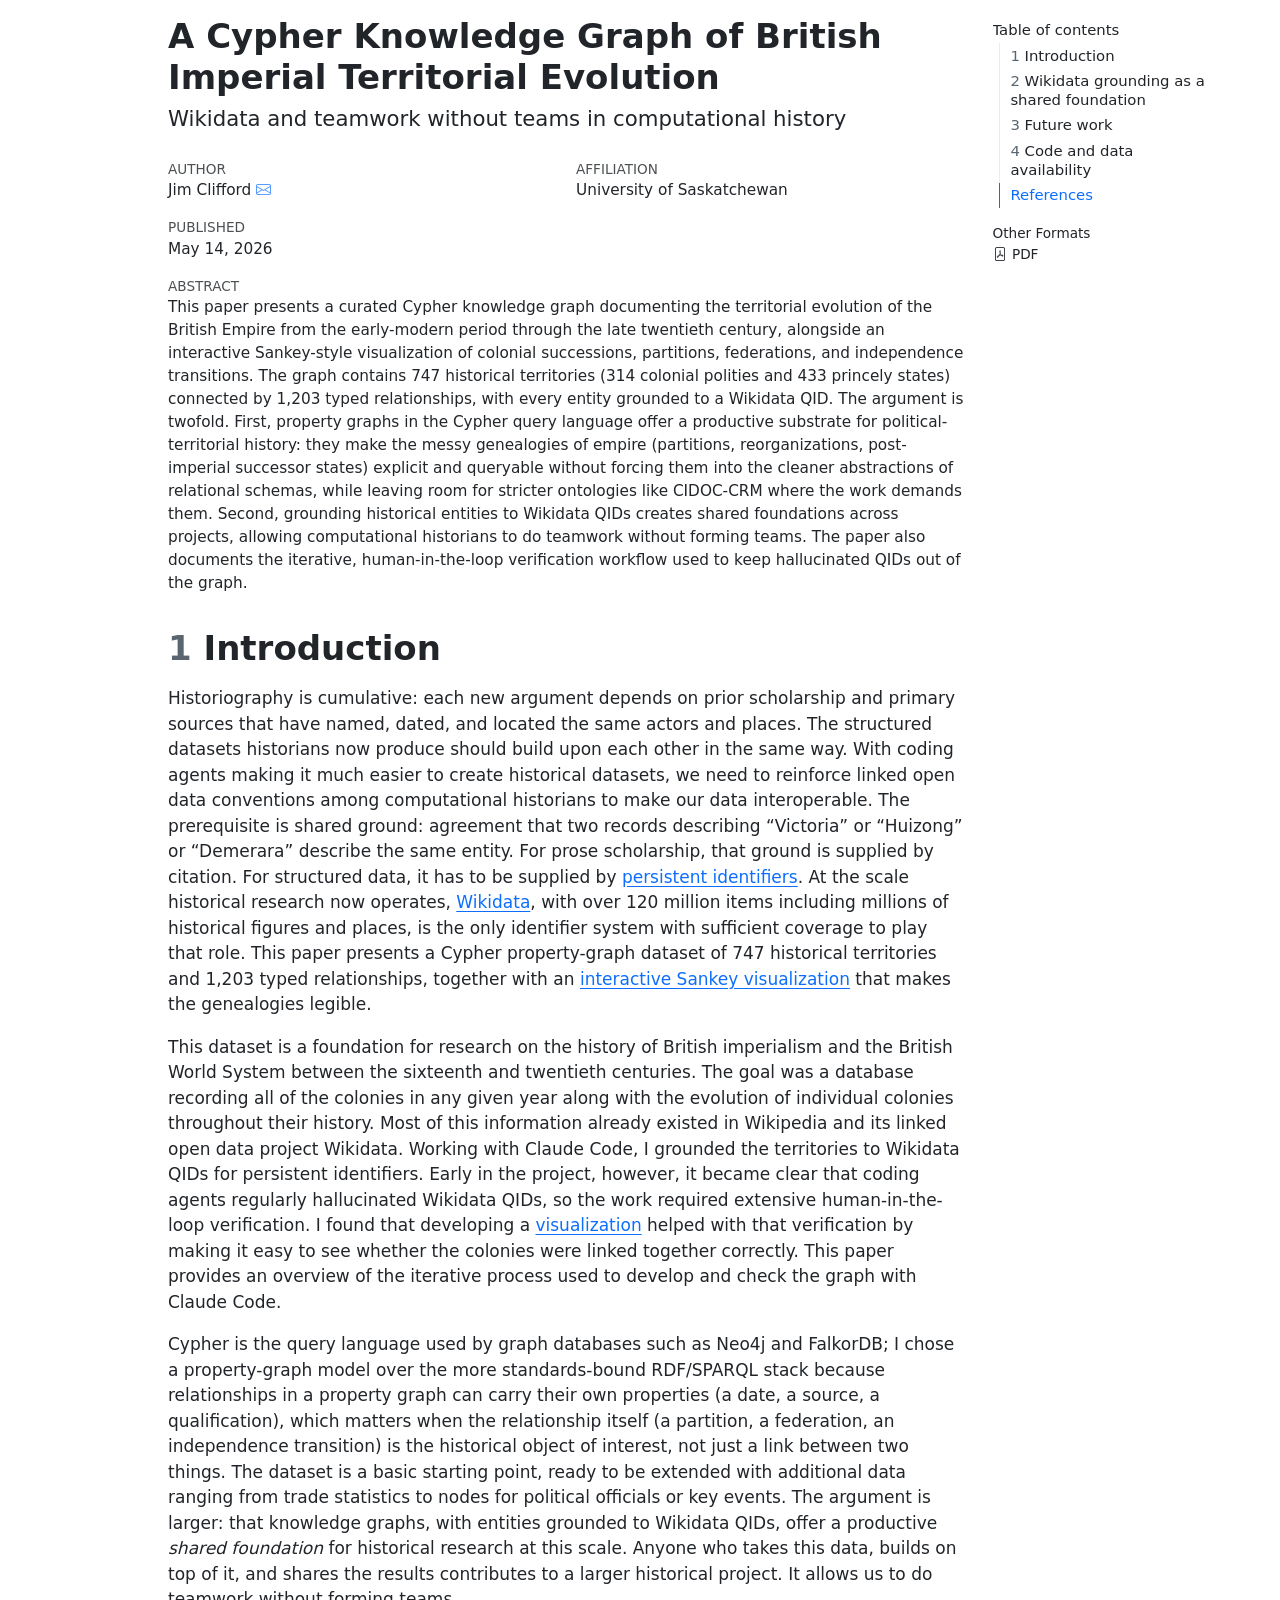
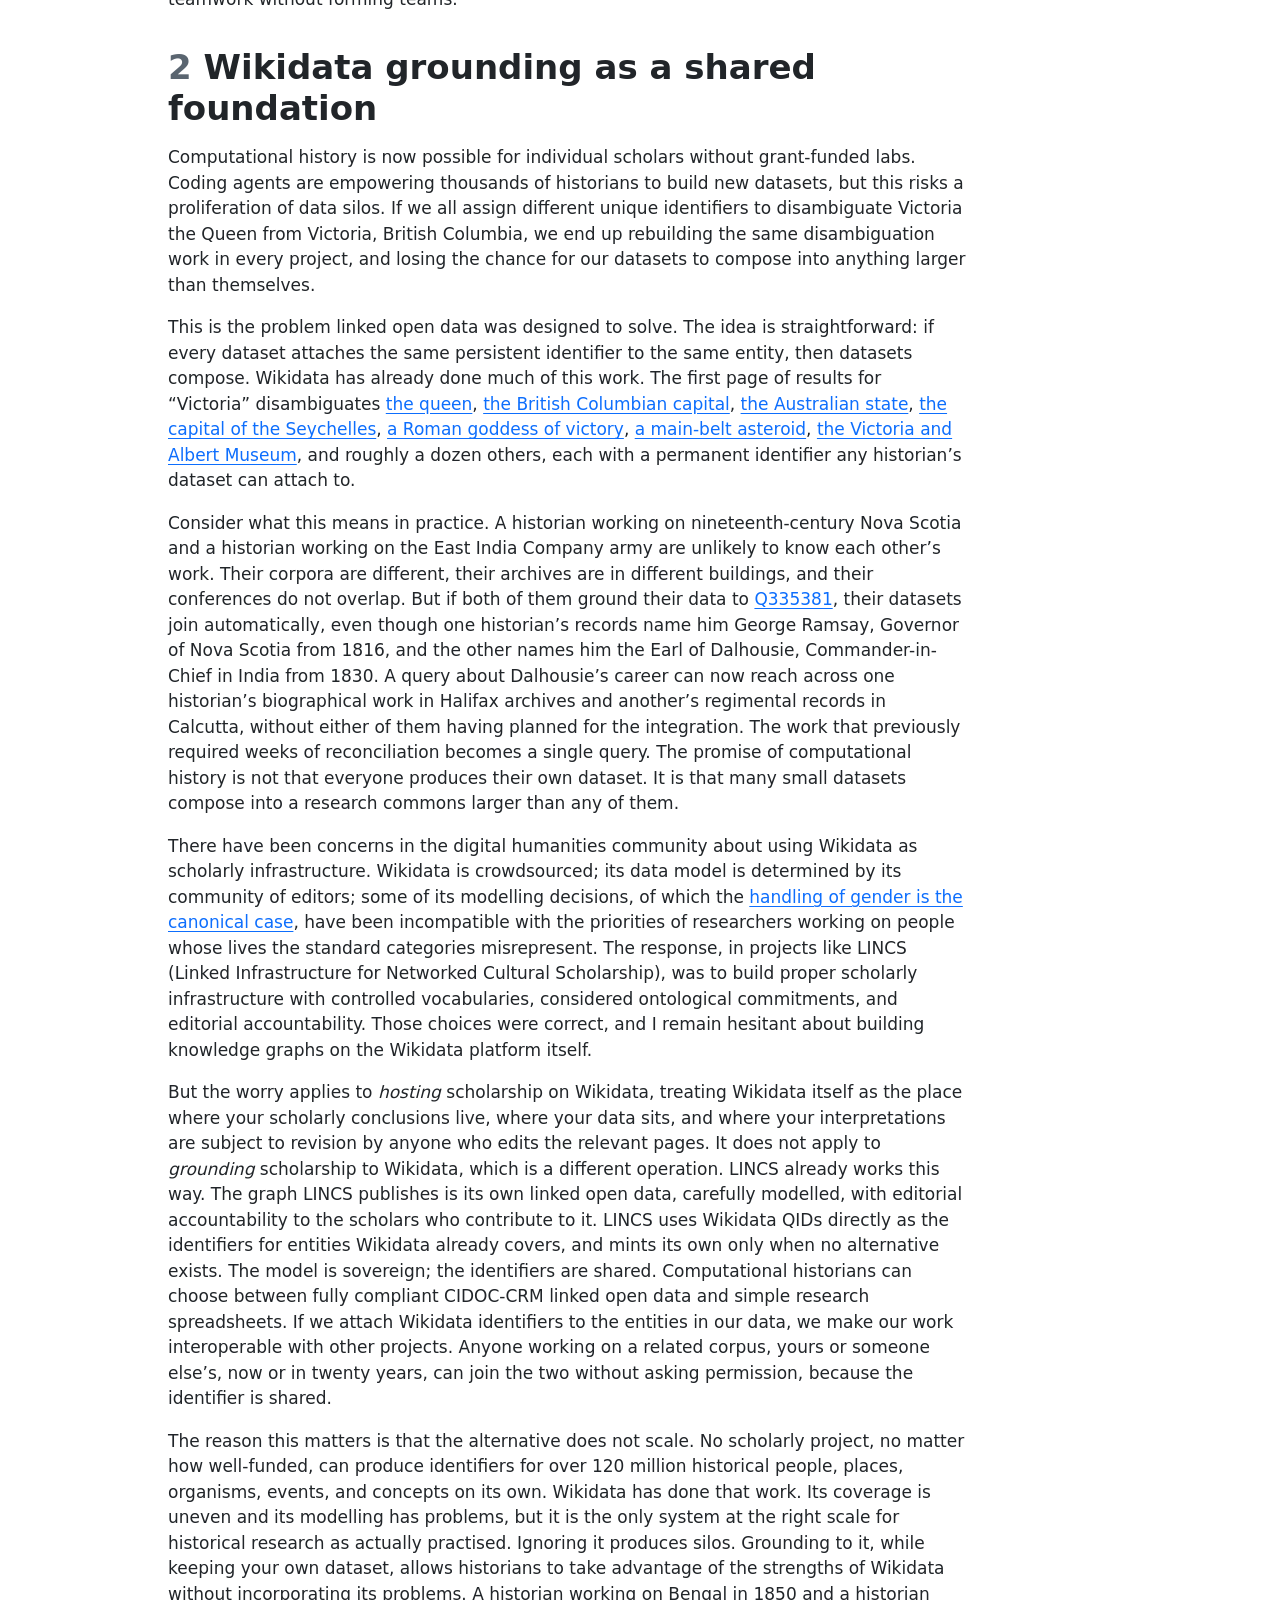
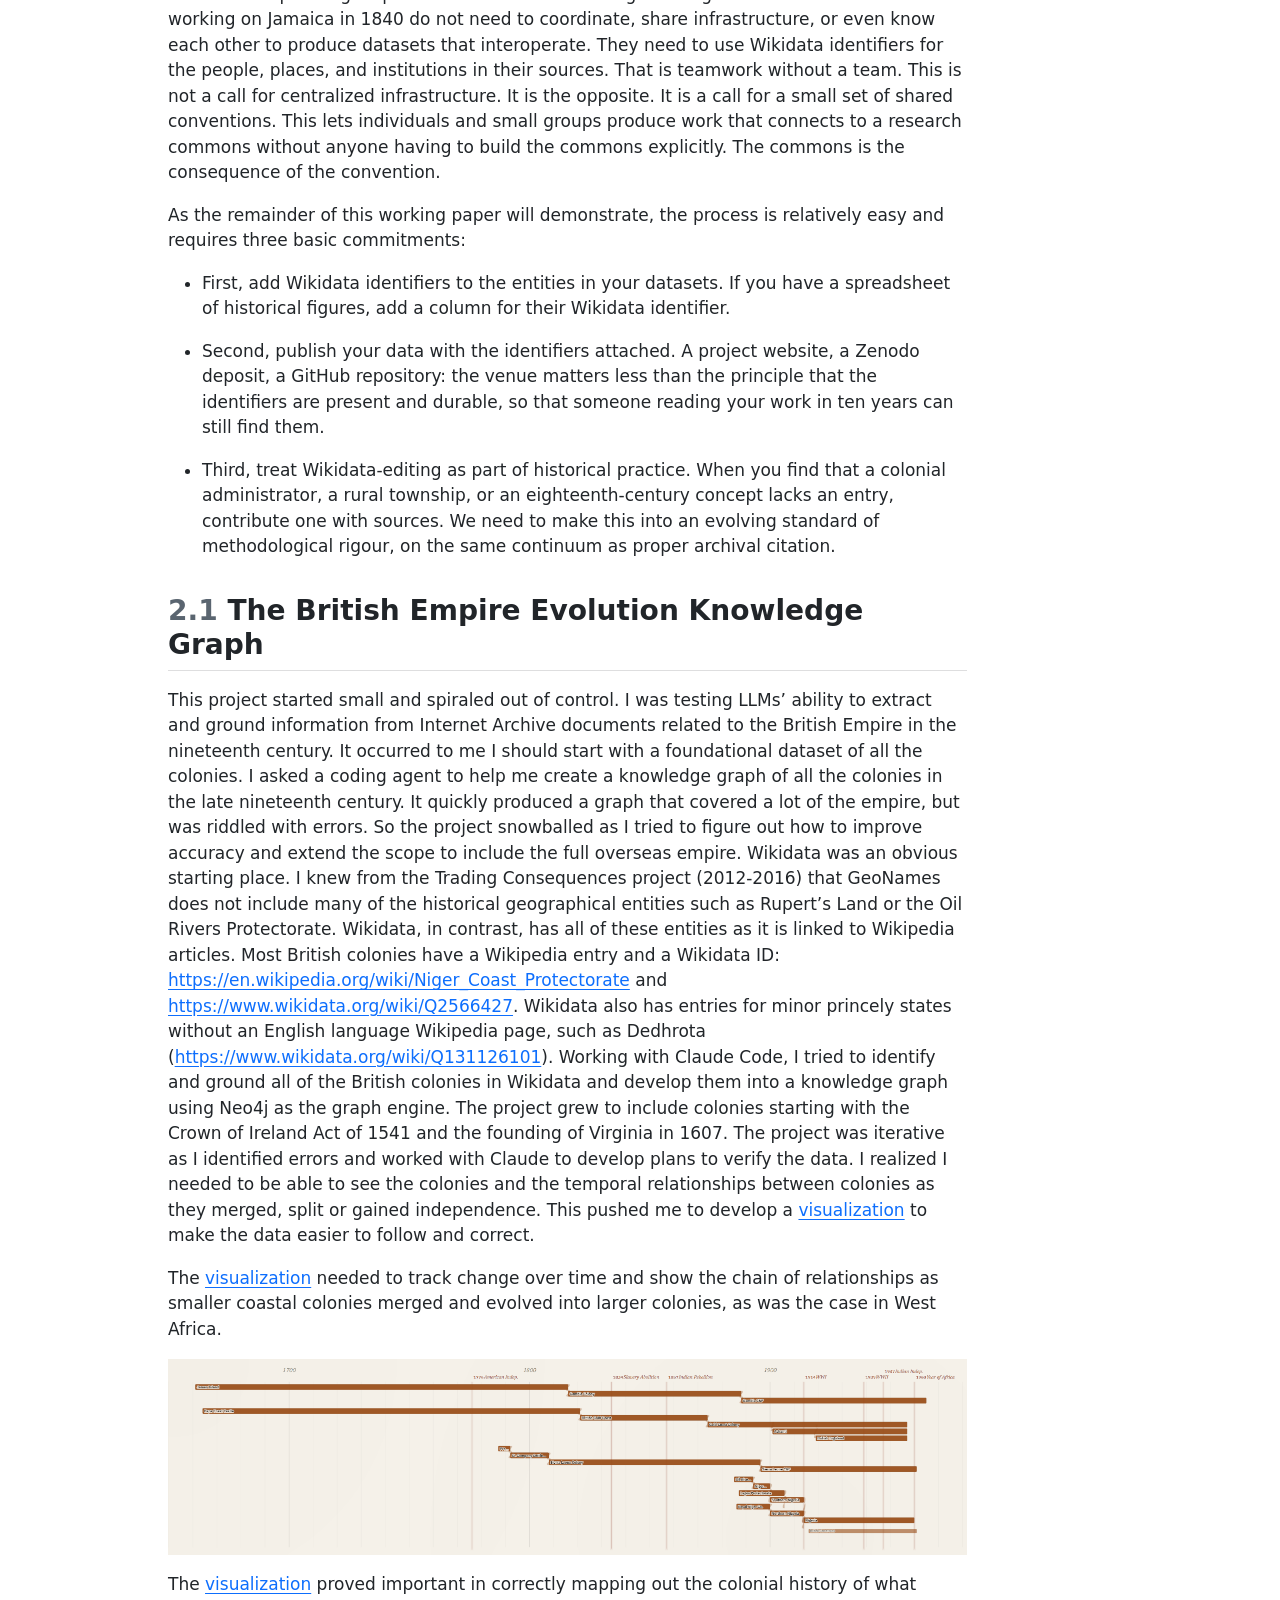
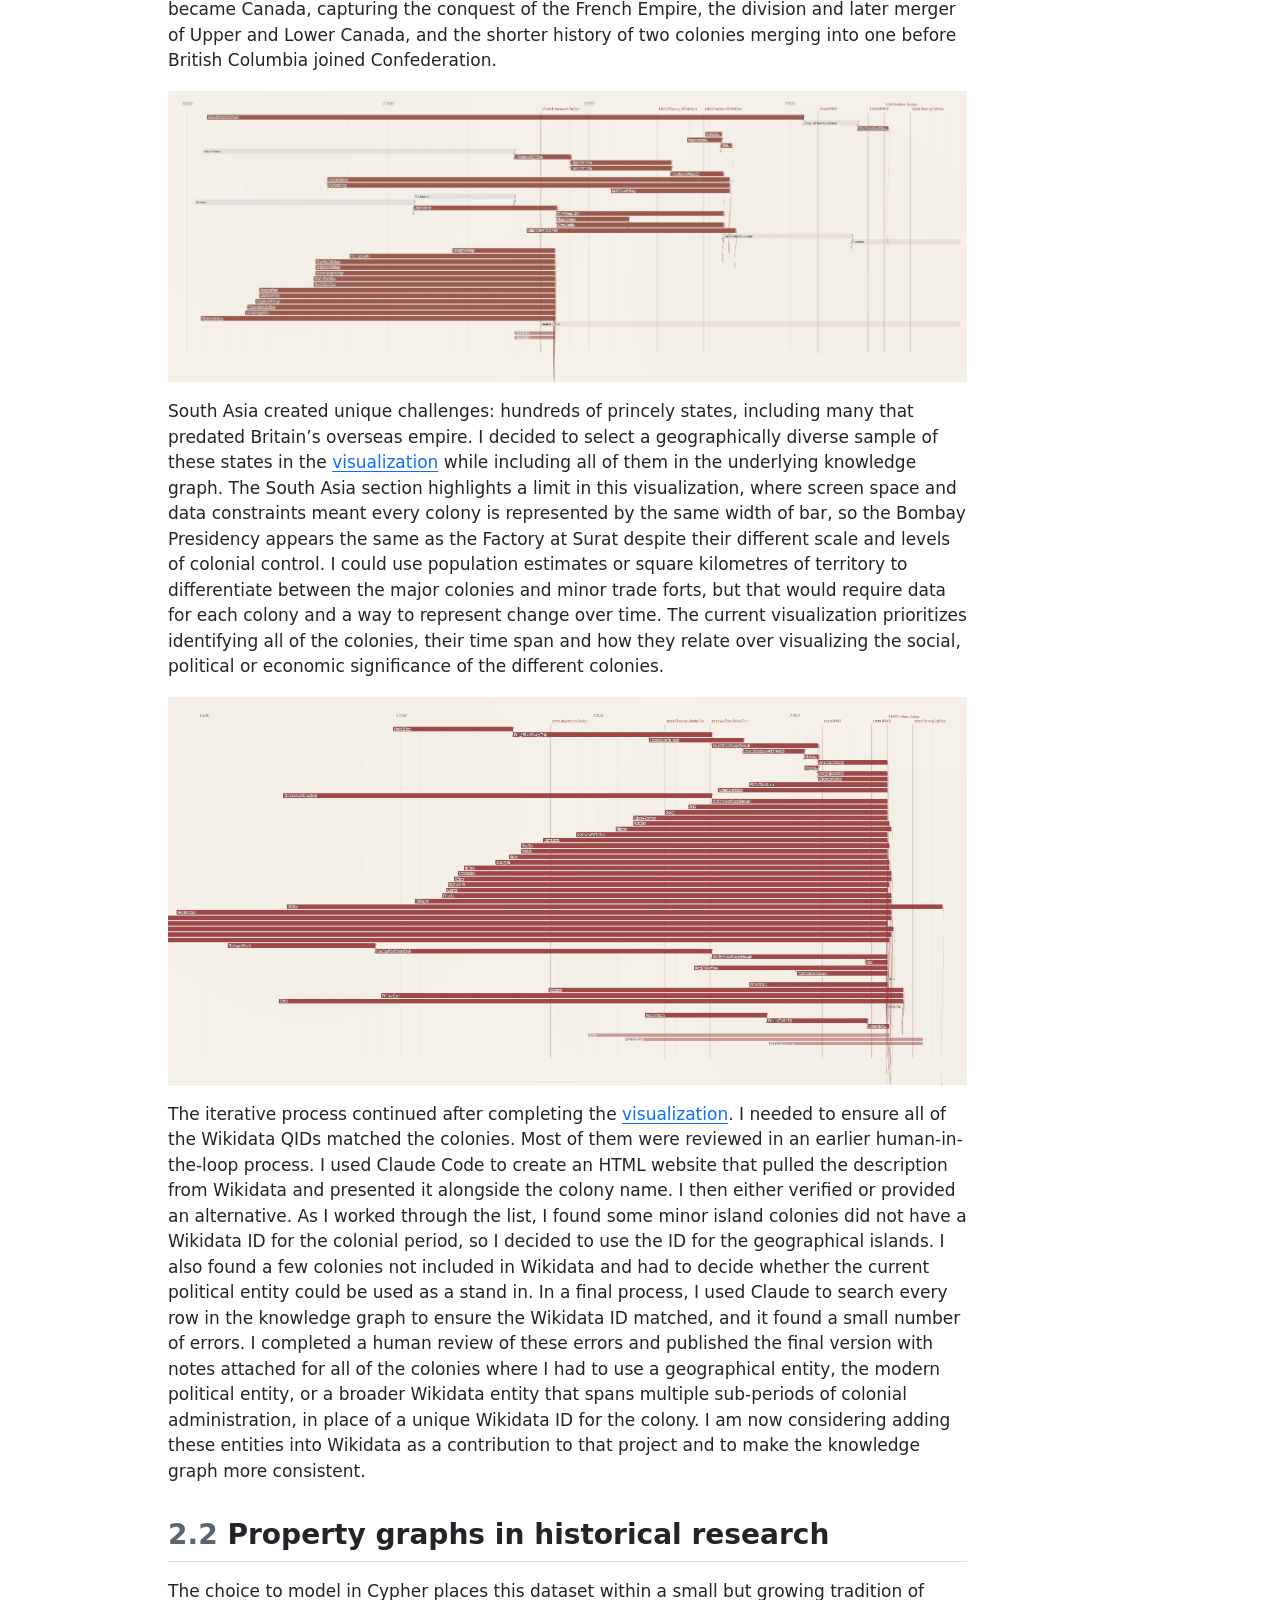
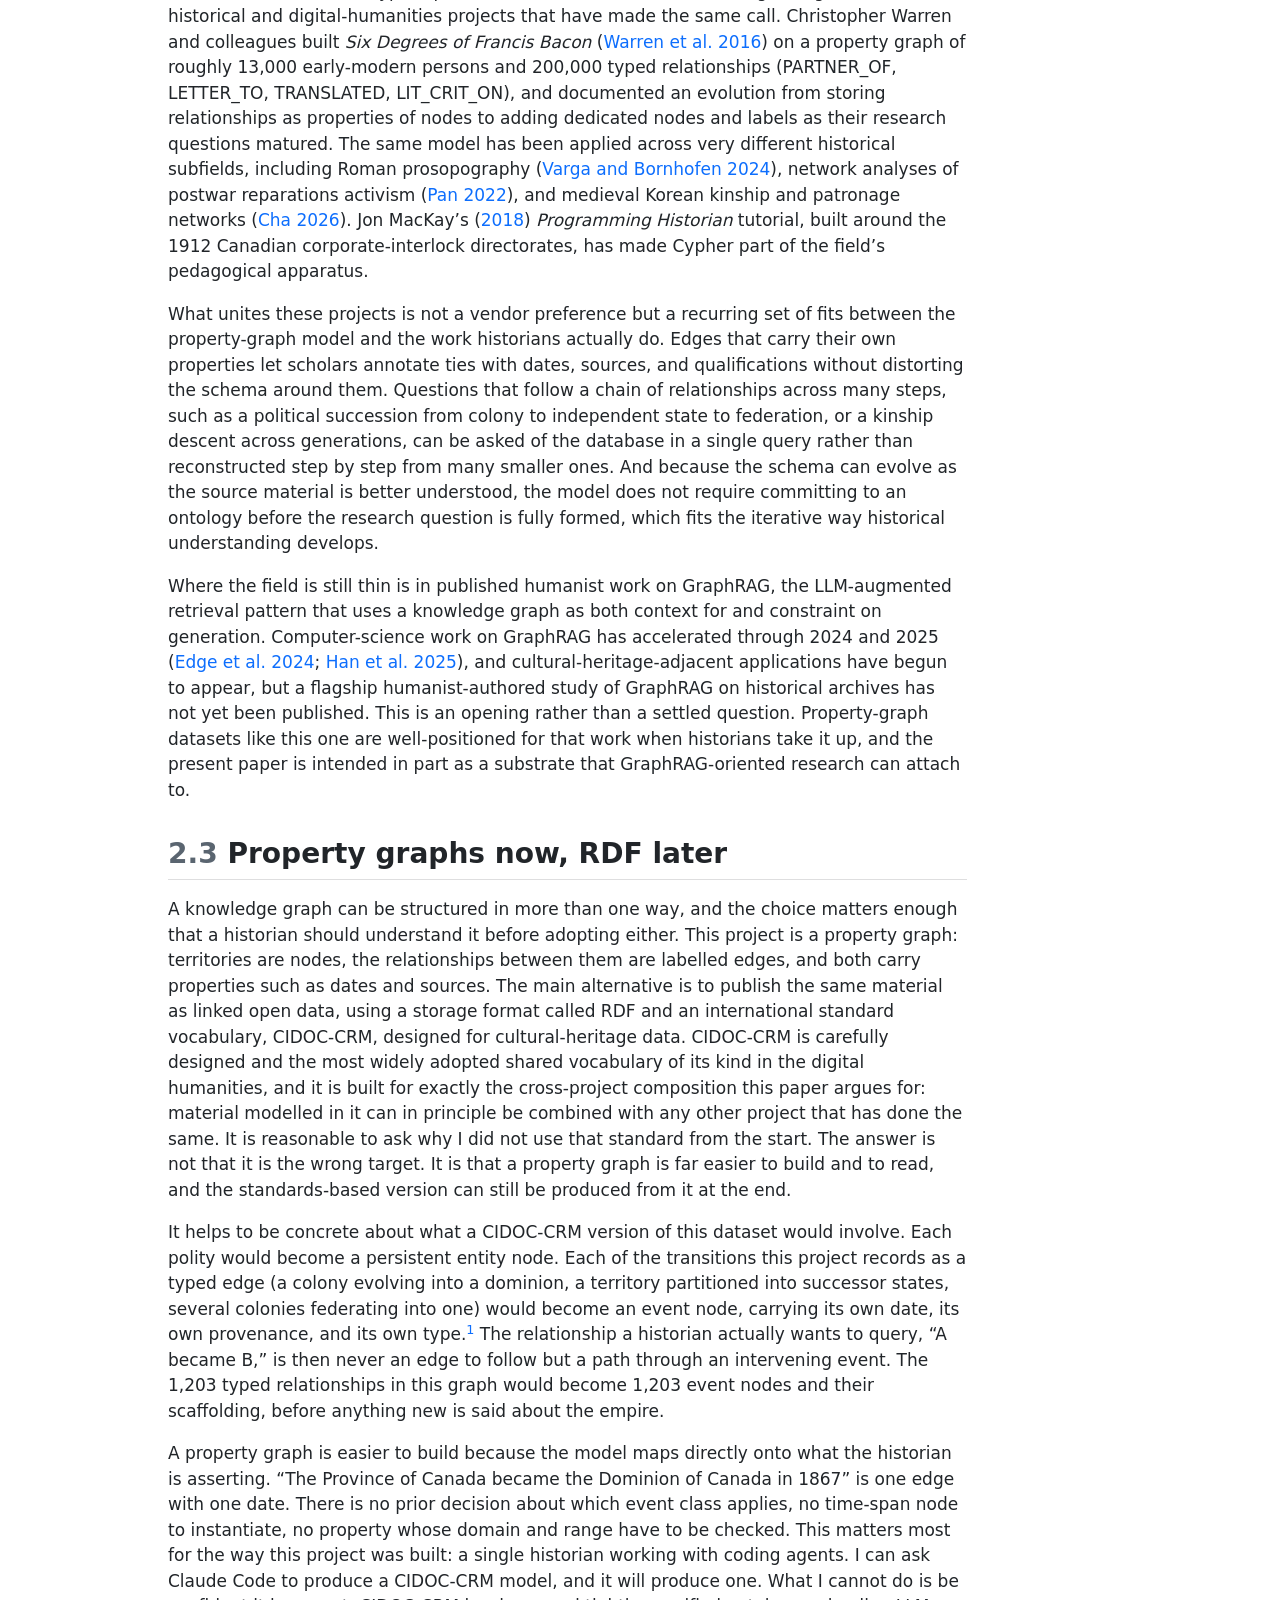
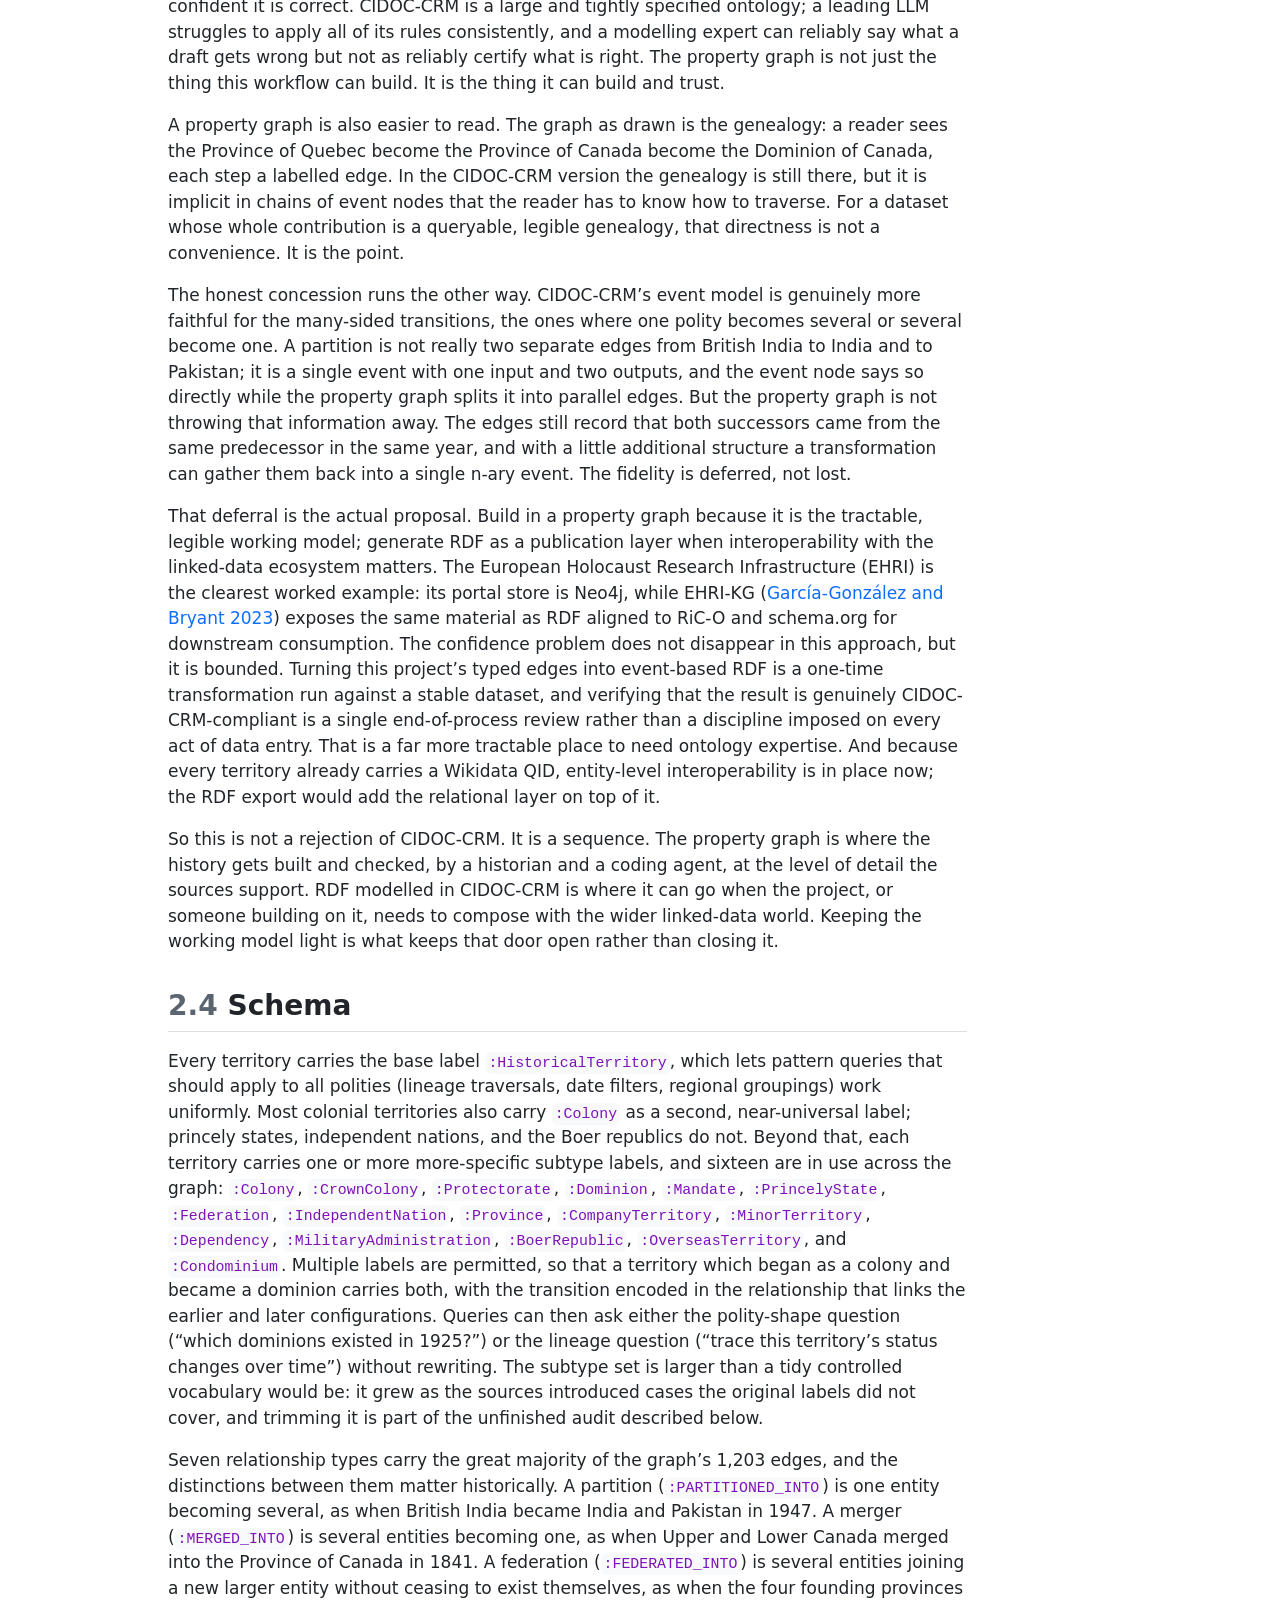
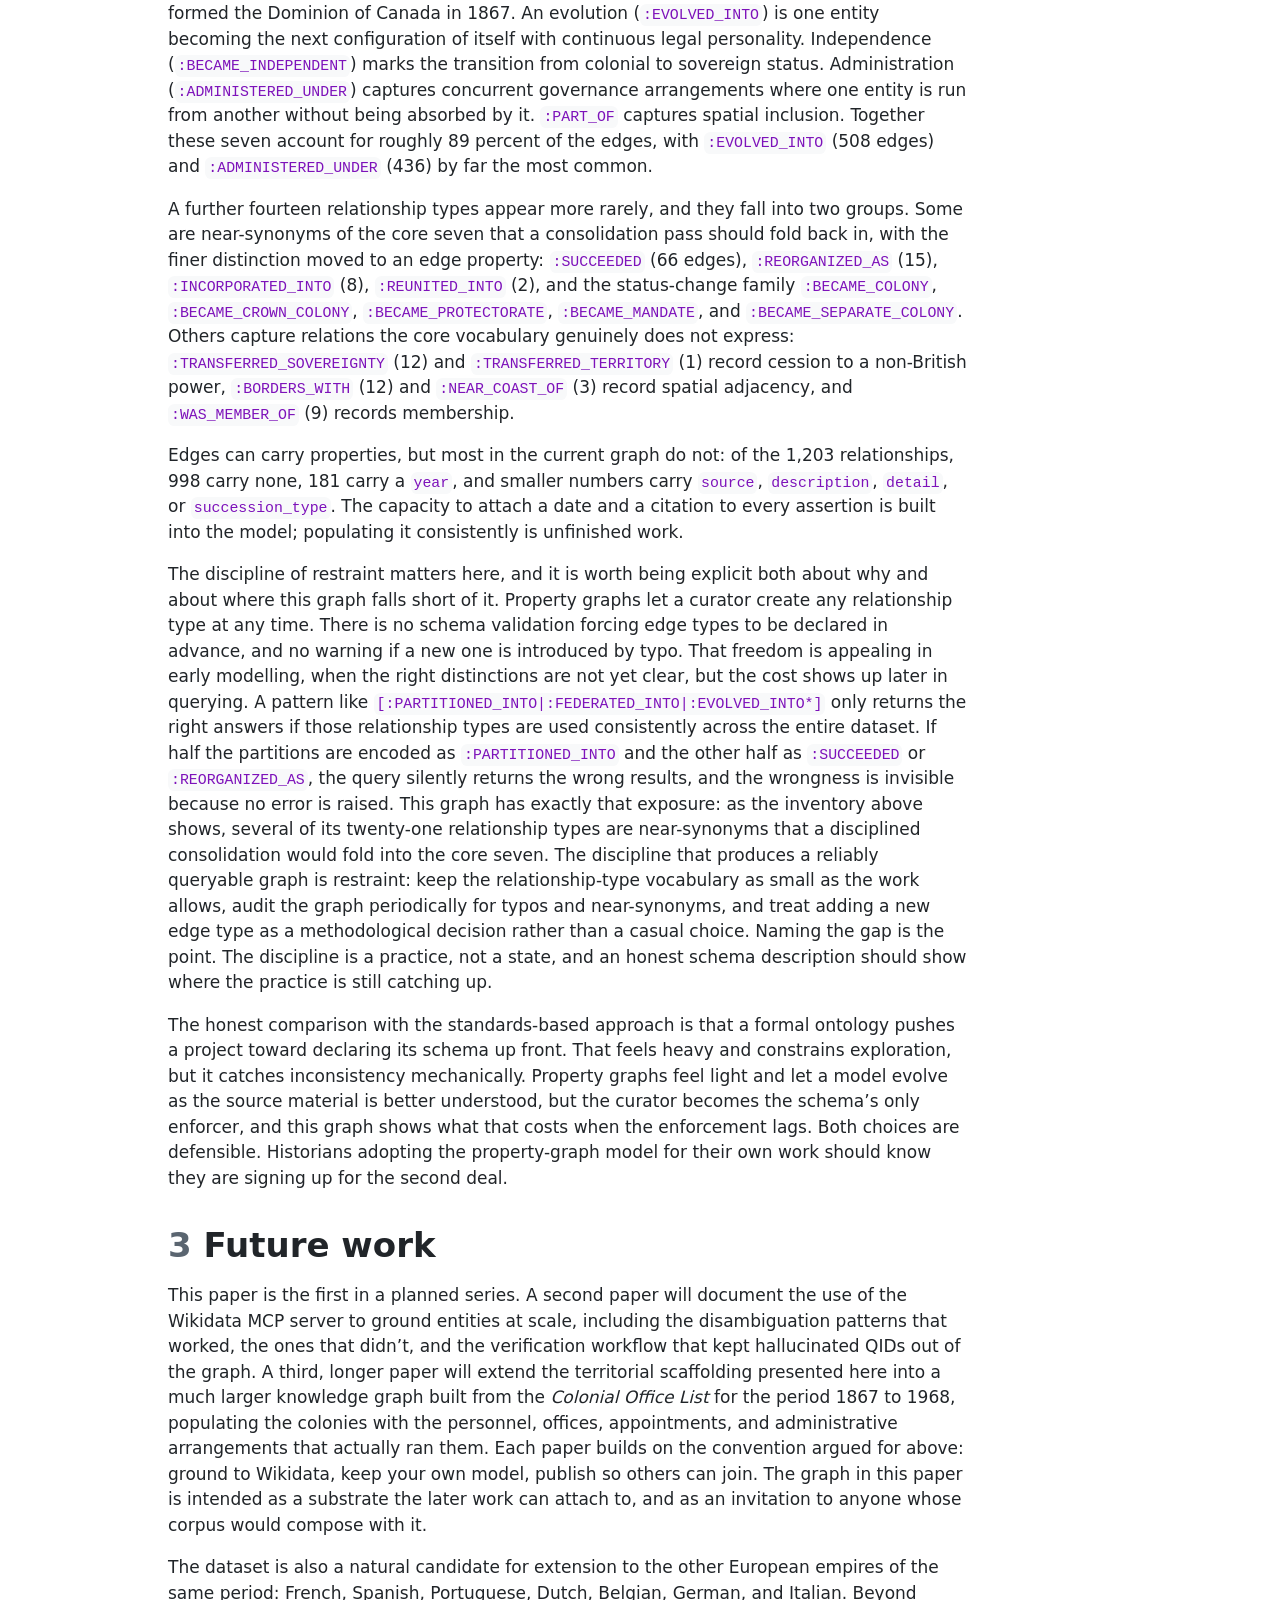
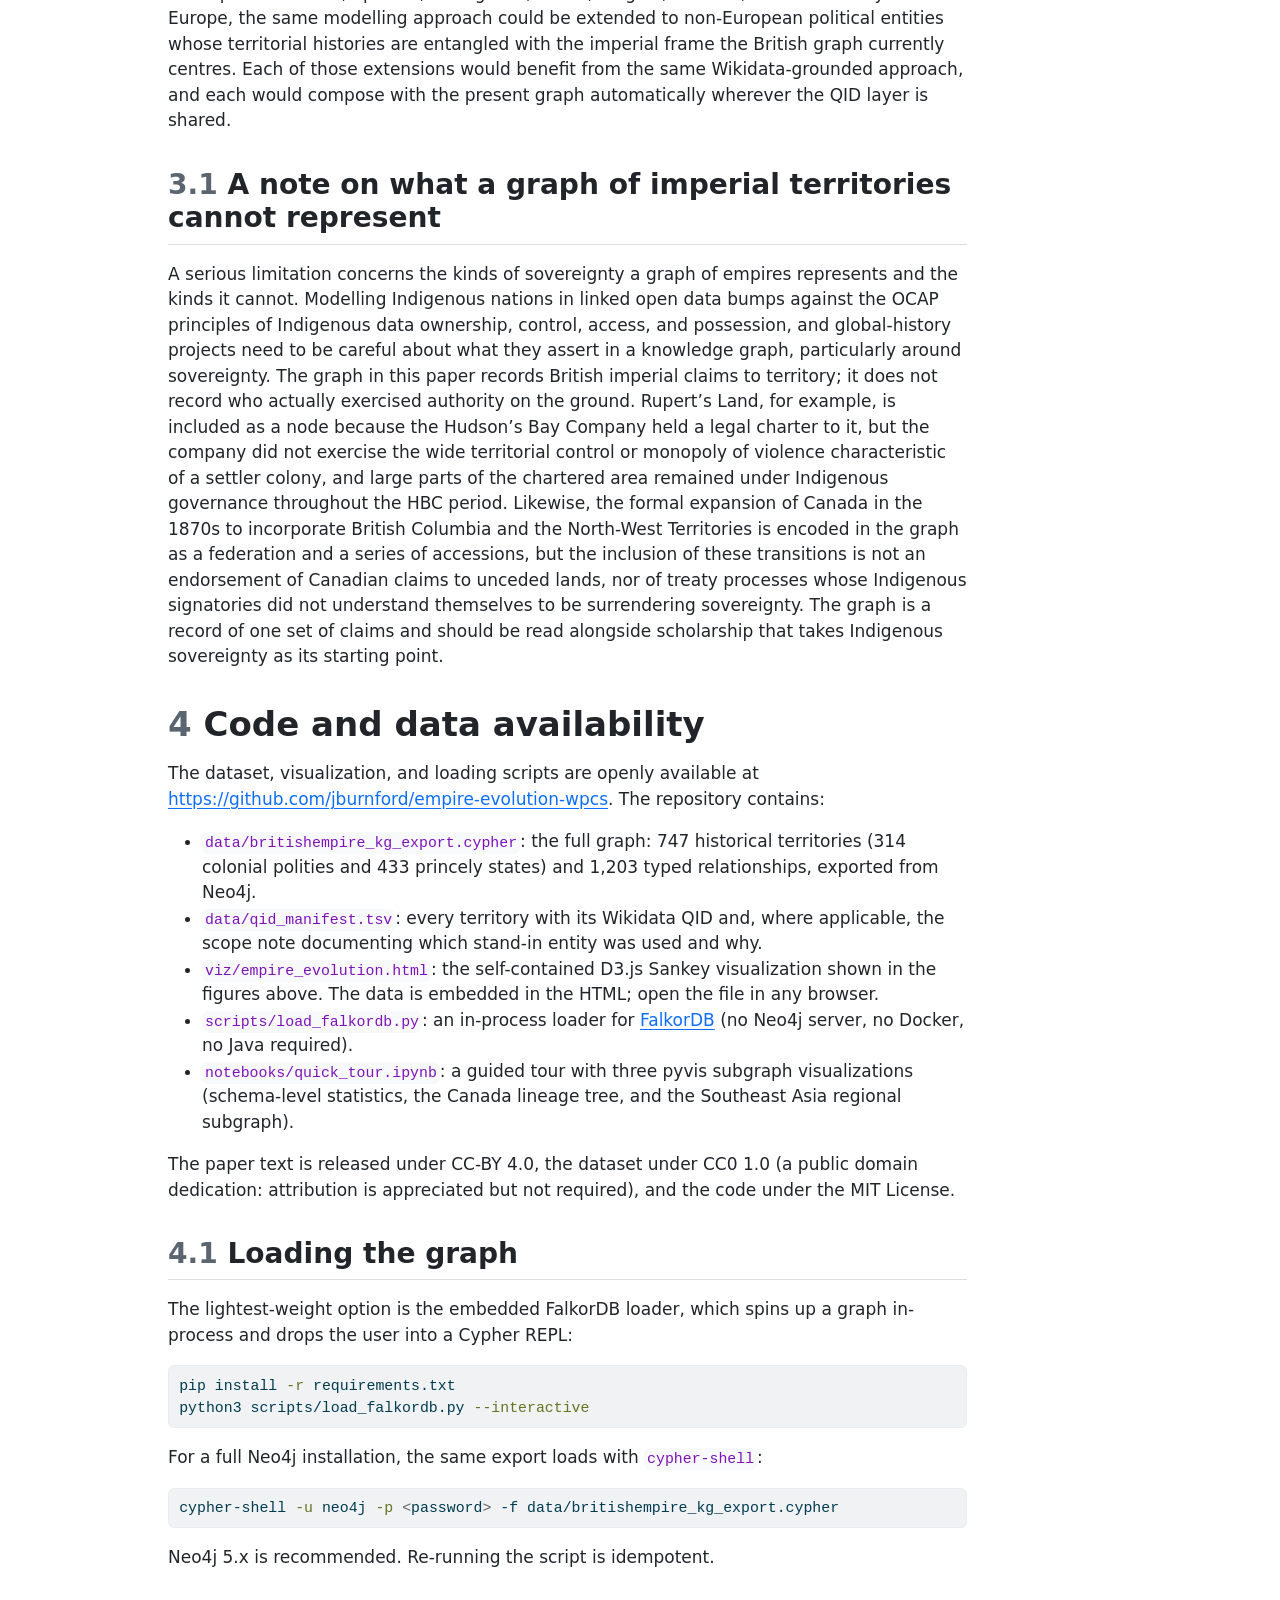
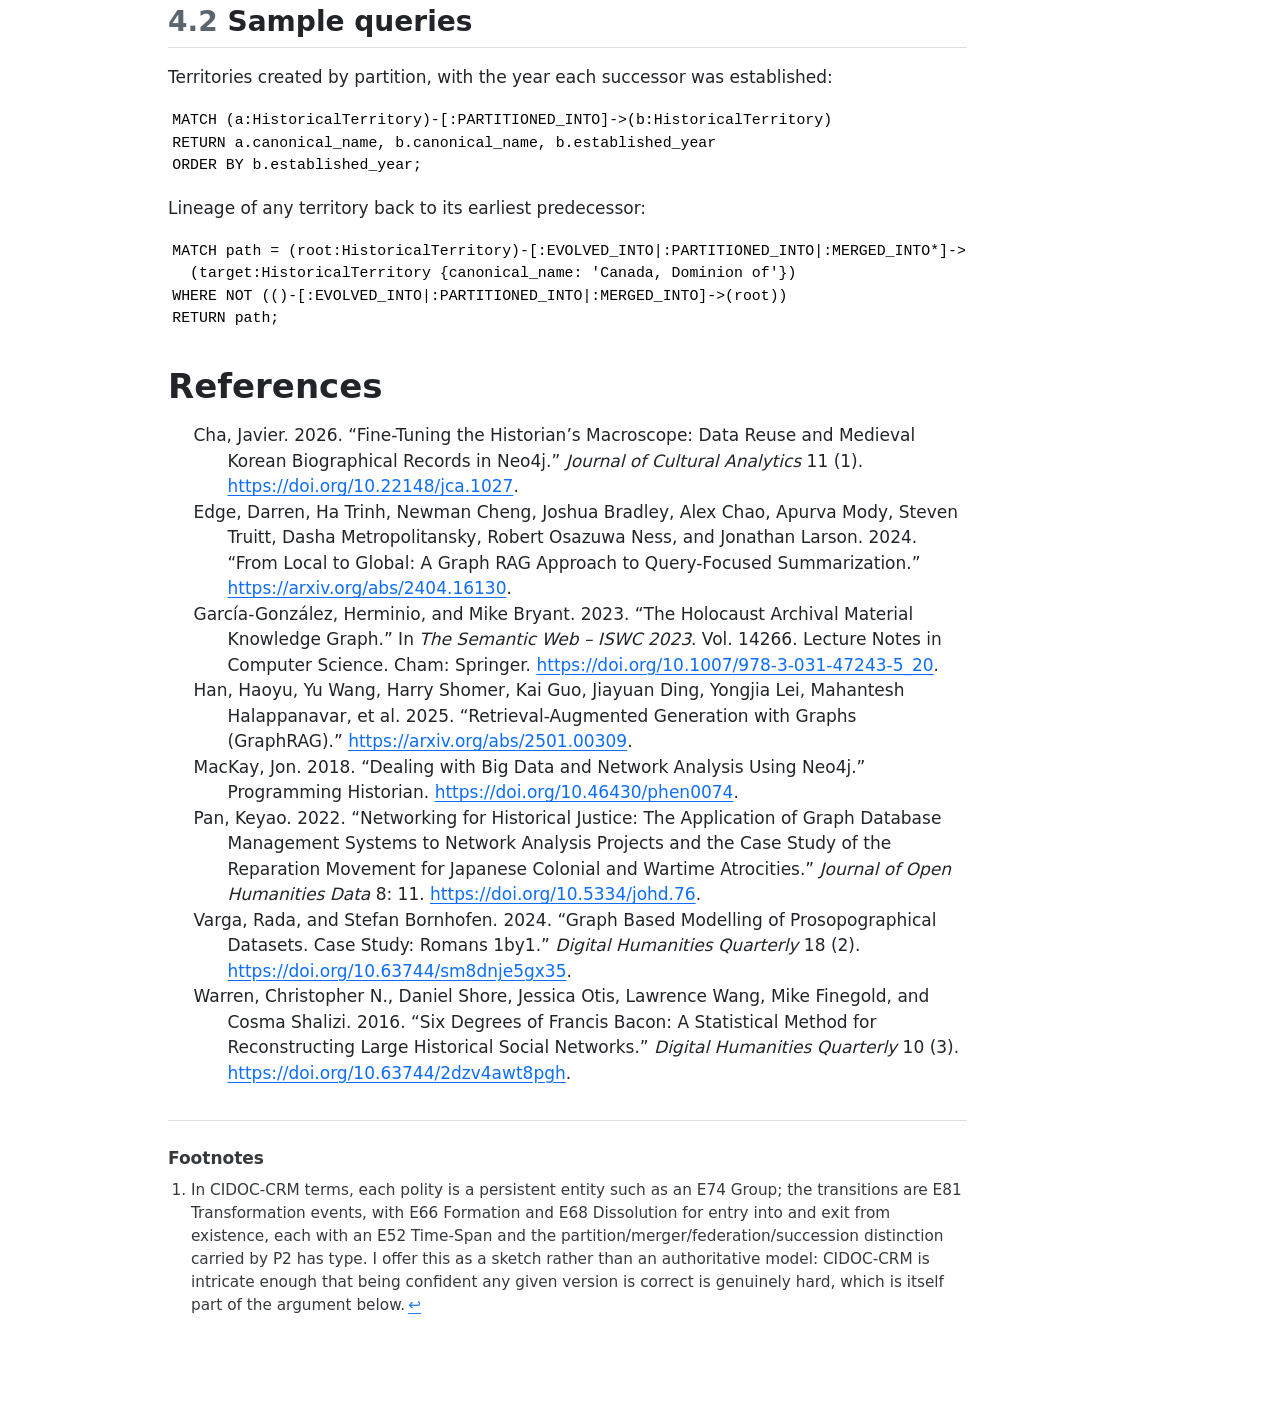
<file: index.html>
<!DOCTYPE html>
<html xmlns="http://www.w3.org/1999/xhtml" lang="en" xml:lang="en"><head>

<meta charset="utf-8">
<meta name="generator" content="quarto-1.6.42">

<meta name="viewport" content="width=device-width, initial-scale=1.0, user-scalable=yes">

<meta name="author" content="Jim Clifford">
<meta name="dcterms.date" content="2026-05-14">

<title>A Cypher Knowledge Graph of British Imperial Territorial Evolution</title>
<style>
code{white-space: pre-wrap;}
span.smallcaps{font-variant: small-caps;}
div.columns{display: flex; gap: min(4vw, 1.5em);}
div.column{flex: auto; overflow-x: auto;}
div.hanging-indent{margin-left: 1.5em; text-indent: -1.5em;}
ul.task-list{list-style: none;}
ul.task-list li input[type="checkbox"] {
  width: 0.8em;
  margin: 0 0.8em 0.2em -1em; /* quarto-specific, see https://github.com/quarto-dev/quarto-cli/issues/4556 */ 
  vertical-align: middle;
}
/* CSS for syntax highlighting */
pre > code.sourceCode { white-space: pre; position: relative; }
pre > code.sourceCode > span { line-height: 1.25; }
pre > code.sourceCode > span:empty { height: 1.2em; }
.sourceCode { overflow: visible; }
code.sourceCode > span { color: inherit; text-decoration: inherit; }
div.sourceCode { margin: 1em 0; }
pre.sourceCode { margin: 0; }
@media screen {
div.sourceCode { overflow: auto; }
}
@media print {
pre > code.sourceCode { white-space: pre-wrap; }
pre > code.sourceCode > span { display: inline-block; text-indent: -5em; padding-left: 5em; }
}
pre.numberSource code
  { counter-reset: source-line 0; }
pre.numberSource code > span
  { position: relative; left: -4em; counter-increment: source-line; }
pre.numberSource code > span > a:first-child::before
  { content: counter(source-line);
    position: relative; left: -1em; text-align: right; vertical-align: baseline;
    border: none; display: inline-block;
    -webkit-touch-callout: none; -webkit-user-select: none;
    -khtml-user-select: none; -moz-user-select: none;
    -ms-user-select: none; user-select: none;
    padding: 0 4px; width: 4em;
  }
pre.numberSource { margin-left: 3em;  padding-left: 4px; }
div.sourceCode
  {   }
@media screen {
pre > code.sourceCode > span > a:first-child::before { text-decoration: underline; }
}
/* CSS for citations */
div.csl-bib-body { }
div.csl-entry {
  clear: both;
  margin-bottom: 0em;
}
.hanging-indent div.csl-entry {
  margin-left:2em;
  text-indent:-2em;
}
div.csl-left-margin {
  min-width:2em;
  float:left;
}
div.csl-right-inline {
  margin-left:2em;
  padding-left:1em;
}
div.csl-indent {
  margin-left: 2em;
}</style>


<script src="empire-evolution-wpcs_files/libs/clipboard/clipboard.min.js"></script>
<script src="empire-evolution-wpcs_files/libs/quarto-html/quarto.js"></script>
<script src="empire-evolution-wpcs_files/libs/quarto-html/popper.min.js"></script>
<script src="empire-evolution-wpcs_files/libs/quarto-html/tippy.umd.min.js"></script>
<script src="empire-evolution-wpcs_files/libs/quarto-html/anchor.min.js"></script>
<link href="empire-evolution-wpcs_files/libs/quarto-html/tippy.css" rel="stylesheet">
<link href="empire-evolution-wpcs_files/libs/quarto-html/quarto-syntax-highlighting-2f5df379a58b258e96c21c0638c20c03.css" rel="stylesheet" id="quarto-text-highlighting-styles">
<script src="empire-evolution-wpcs_files/libs/bootstrap/bootstrap.min.js"></script>
<link href="empire-evolution-wpcs_files/libs/bootstrap/bootstrap-icons.css" rel="stylesheet">
<link href="empire-evolution-wpcs_files/libs/bootstrap/bootstrap-4d5f219c79f4a73da0242dc72d09f04f.min.css" rel="stylesheet" append-hash="true" id="quarto-bootstrap" data-mode="light">


</head>

<body>

<div id="quarto-content" class="page-columns page-rows-contents page-layout-article">
<div id="quarto-margin-sidebar" class="sidebar margin-sidebar">
  <nav id="TOC" role="doc-toc" class="toc-active">
    <h2 id="toc-title">Table of contents</h2>
   
  <ul>
  <li><a href="#introduction" id="toc-introduction" class="nav-link active" data-scroll-target="#introduction"><span class="header-section-number">1</span> Introduction</a></li>
  <li><a href="#wikidata-grounding-as-a-shared-foundation" id="toc-wikidata-grounding-as-a-shared-foundation" class="nav-link" data-scroll-target="#wikidata-grounding-as-a-shared-foundation"><span class="header-section-number">2</span> Wikidata grounding as a shared foundation</a>
  <ul class="collapse">
  <li><a href="#the-british-empire-evolution-knowledge-graph" id="toc-the-british-empire-evolution-knowledge-graph" class="nav-link" data-scroll-target="#the-british-empire-evolution-knowledge-graph"><span class="header-section-number">2.1</span> The British Empire Evolution Knowledge Graph</a></li>
  <li><a href="#property-graphs-in-historical-research" id="toc-property-graphs-in-historical-research" class="nav-link" data-scroll-target="#property-graphs-in-historical-research"><span class="header-section-number">2.2</span> Property graphs in historical research</a></li>
  <li><a href="#property-graphs-now-rdf-later" id="toc-property-graphs-now-rdf-later" class="nav-link" data-scroll-target="#property-graphs-now-rdf-later"><span class="header-section-number">2.3</span> Property graphs now, RDF later</a></li>
  <li><a href="#schema" id="toc-schema" class="nav-link" data-scroll-target="#schema"><span class="header-section-number">2.4</span> Schema</a></li>
  </ul></li>
  <li><a href="#future-work" id="toc-future-work" class="nav-link" data-scroll-target="#future-work"><span class="header-section-number">3</span> Future work</a>
  <ul class="collapse">
  <li><a href="#a-note-on-what-a-graph-of-imperial-territories-cannot-represent" id="toc-a-note-on-what-a-graph-of-imperial-territories-cannot-represent" class="nav-link" data-scroll-target="#a-note-on-what-a-graph-of-imperial-territories-cannot-represent"><span class="header-section-number">3.1</span> A note on what a graph of imperial territories cannot represent</a></li>
  </ul></li>
  <li><a href="#code-and-data-availability" id="toc-code-and-data-availability" class="nav-link" data-scroll-target="#code-and-data-availability"><span class="header-section-number">4</span> Code and data availability</a>
  <ul class="collapse">
  <li><a href="#loading-the-graph" id="toc-loading-the-graph" class="nav-link" data-scroll-target="#loading-the-graph"><span class="header-section-number">4.1</span> Loading the graph</a></li>
  <li><a href="#sample-queries" id="toc-sample-queries" class="nav-link" data-scroll-target="#sample-queries"><span class="header-section-number">4.2</span> Sample queries</a></li>
  </ul></li>
  <li><a href="#references" id="toc-references" class="nav-link" data-scroll-target="#references">References</a></li>
  </ul>
<div class="quarto-alternate-formats"><h2>Other Formats</h2><ul><li><a href="../empire-evolution-wpcs.pdf"><i class="bi bi-file-pdf"></i>PDF</a></li></ul></div></nav>
</div>
<main class="content" id="quarto-document-content">

<header id="title-block-header" class="quarto-title-block default">
<div class="quarto-title">
<h1 class="title">A Cypher Knowledge Graph of British Imperial Territorial Evolution</h1>
<p class="subtitle lead">Wikidata and teamwork without teams in computational history</p>
</div>


<div class="quarto-title-meta-author">
  <div class="quarto-title-meta-heading">Author</div>
  <div class="quarto-title-meta-heading">Affiliation</div>
  
    <div class="quarto-title-meta-contents">
    <p class="author">Jim Clifford <a href="mailto:jim.clifford@usask.ca" class="quarto-title-author-email"><i class="bi bi-envelope"></i></a> </p>
  </div>
  <div class="quarto-title-meta-contents">
        <p class="affiliation">
            University of Saskatchewan
          </p>
      </div>
  </div>

<div class="quarto-title-meta">

      
    <div>
    <div class="quarto-title-meta-heading">Published</div>
    <div class="quarto-title-meta-contents">
      <p class="date">May 14, 2026</p>
    </div>
  </div>
  
    
  </div>
  
<div>
  <div class="abstract">
    <div class="block-title">Abstract</div>
    <p>This paper presents a curated Cypher knowledge graph documenting the territorial evolution of the British Empire from the early-modern period through the late twentieth century, alongside an interactive Sankey-style visualization of colonial successions, partitions, federations, and independence transitions. The graph contains 747 historical territories (314 colonial polities and 433 princely states) connected by 1,203 typed relationships, with every entity grounded to a Wikidata QID. The argument is twofold. First, property graphs in the Cypher query language offer a productive substrate for political-territorial history: they make the messy genealogies of empire (partitions, reorganizations, post-imperial successor states) explicit and queryable without forcing them into the cleaner abstractions of relational schemas, while leaving room for stricter ontologies like CIDOC-CRM where the work demands them. Second, grounding historical entities to Wikidata QIDs creates shared foundations across projects, allowing computational historians to do teamwork without forming teams. The paper also documents the iterative, human-in-the-loop verification workflow used to keep hallucinated QIDs out of the graph.</p>
  </div>
</div>


</header>


<section id="introduction" class="level1" data-number="1">
<h1 data-number="1"><span class="header-section-number">1</span> Introduction</h1>
<p>Historiography is cumulative: each new argument depends on prior scholarship and primary sources that have named, dated, and located the same actors and places. The structured datasets historians now produce should build upon each other in the same way. With coding agents making it much easier to create historical datasets, we need to reinforce linked open data conventions among computational historians to make our data interoperable. The prerequisite is shared ground: agreement that two records describing “Victoria” or “Huizong” or “Demerara” describe the same entity. For prose scholarship, that ground is supplied by citation. For structured data, it has to be supplied by <a href="https://en.wikipedia.org/wiki/Persistent_identifier">persistent identifiers</a>. At the scale historical research now operates, <a href="https://www.wikidata.org/wiki/Wikidata:Main_Page">Wikidata</a>, with over 120 million items including millions of historical figures and places, is the only identifier system with sufficient coverage to play that role. This paper presents a Cypher property-graph dataset of 747 historical territories and 1,203 typed relationships, together with an <a href="http://jimclifford.ca/empire-evolution-wpcs/viz/empire_evolution.html">interactive Sankey visualization</a> that makes the genealogies legible.</p>
<p>This dataset is a foundation for research on the history of British imperialism and the British World System between the sixteenth and twentieth centuries. The goal was a database recording all of the colonies in any given year along with the evolution of individual colonies throughout their history. Most of this information already existed in Wikipedia and its linked open data project Wikidata. Working with Claude Code, I grounded the territories to Wikidata QIDs for persistent identifiers. Early in the project, however, it became clear that coding agents regularly hallucinated Wikidata QIDs, so the work required extensive human-in-the-loop verification. I found that developing a <a href="http://jimclifford.ca/empire-evolution-wpcs/viz/empire_evolution.html">visualization</a> helped with that verification by making it easy to see whether the colonies were linked together correctly. This paper provides an overview of the iterative process used to develop and check the graph with Claude Code.</p>
<p>Cypher is the query language used by graph databases such as Neo4j and FalkorDB; I chose a property-graph model over the more standards-bound RDF/SPARQL stack because relationships in a property graph can carry their own properties (a date, a source, a qualification), which matters when the relationship itself (a partition, a federation, an independence transition) is the historical object of interest, not just a link between two things. The dataset is a basic starting point, ready to be extended with additional data ranging from trade statistics to nodes for political officials or key events. The argument is larger: that knowledge graphs, with entities grounded to Wikidata QIDs, offer a productive <em>shared foundation</em> for historical research at this scale. Anyone who takes this data, builds on top of it, and shares the results contributes to a larger historical project. It allows us to do teamwork without forming teams.</p>
</section>
<section id="wikidata-grounding-as-a-shared-foundation" class="level1" data-number="2">
<h1 data-number="2"><span class="header-section-number">2</span> Wikidata grounding as a shared foundation</h1>
<p>Computational history is now possible for individual scholars without grant-funded labs. Coding agents are empowering thousands of historians to build new datasets, but this risks a proliferation of data silos. If we all assign different unique identifiers to disambiguate Victoria the Queen from Victoria, British Columbia, we end up rebuilding the same disambiguation work in every project, and losing the chance for our datasets to compose into anything larger than themselves.</p>
<p>This is the problem linked open data was designed to solve. The idea is straightforward: if every dataset attaches the same persistent identifier to the same entity, then datasets compose. Wikidata has already done much of this work. The first page of results for “Victoria” disambiguates <a href="https://www.wikidata.org/wiki/Q9439">the queen</a>, <a href="https://www.wikidata.org/wiki/Q2132">the British Columbian capital</a>, <a href="https://www.wikidata.org/wiki/Q36687">the Australian state</a>, <a href="https://www.wikidata.org/wiki/Q3940">the capital of the Seychelles</a>, <a href="https://www.wikidata.org/wiki/Q308902">a Roman goddess of victory</a>, <a href="https://www.wikidata.org/wiki/Q136930">a main-belt asteroid</a>, <a href="https://www.wikidata.org/wiki/Q213322">the Victoria and Albert Museum</a>, and roughly a dozen others, each with a permanent identifier any historian’s dataset can attach to.</p>
<p>Consider what this means in practice. A historian working on nineteenth-century Nova Scotia and a historian working on the East India Company army are unlikely to know each other’s work. Their corpora are different, their archives are in different buildings, and their conferences do not overlap. But if both of them ground their data to <a href="https://www.wikidata.org/wiki/Q335381">Q335381</a>, their datasets join automatically, even though one historian’s records name him George Ramsay, Governor of Nova Scotia from 1816, and the other names him the Earl of Dalhousie, Commander-in-Chief in India from 1830. A query about Dalhousie’s career can now reach across one historian’s biographical work in Halifax archives and another’s regimental records in Calcutta, without either of them having planned for the integration. The work that previously required weeks of reconciliation becomes a single query. The promise of computational history is not that everyone produces their own dataset. It is that many small datasets compose into a research commons larger than any of them.</p>
<p>There have been concerns in the digital humanities community about using Wikidata as scholarly infrastructure. Wikidata is crowdsourced; its data model is determined by its community of editors; some of its modelling decisions, of which the <a href="http://academic.oup.com/ccc/article/17/3/200/7739141">handling of gender is the canonical case</a>, have been incompatible with the priorities of researchers working on people whose lives the standard categories misrepresent. The response, in projects like LINCS (Linked Infrastructure for Networked Cultural Scholarship), was to build proper scholarly infrastructure with controlled vocabularies, considered ontological commitments, and editorial accountability. Those choices were correct, and I remain hesitant about building knowledge graphs on the Wikidata platform itself.</p>
<p>But the worry applies to <em>hosting</em> scholarship on Wikidata, treating Wikidata itself as the place where your scholarly conclusions live, where your data sits, and where your interpretations are subject to revision by anyone who edits the relevant pages. It does not apply to <em>grounding</em> scholarship to Wikidata, which is a different operation. LINCS already works this way. The graph LINCS publishes is its own linked open data, carefully modelled, with editorial accountability to the scholars who contribute to it. LINCS uses Wikidata QIDs directly as the identifiers for entities Wikidata already covers, and mints its own only when no alternative exists. The model is sovereign; the identifiers are shared. Computational historians can choose between fully compliant CIDOC-CRM linked open data and simple research spreadsheets. If we attach Wikidata identifiers to the entities in our data, we make our work interoperable with other projects. Anyone working on a related corpus, yours or someone else’s, now or in twenty years, can join the two without asking permission, because the identifier is shared.</p>
<p>The reason this matters is that the alternative does not scale. No scholarly project, no matter how well-funded, can produce identifiers for over 120 million historical people, places, organisms, events, and concepts on its own. Wikidata has done that work. Its coverage is uneven and its modelling has problems, but it is the only system at the right scale for historical research as actually practised. Ignoring it produces silos. Grounding to it, while keeping your own dataset, allows historians to take advantage of the strengths of Wikidata without incorporating its problems. A historian working on Bengal in 1850 and a historian working on Jamaica in 1840 do not need to coordinate, share infrastructure, or even know each other to produce datasets that interoperate. They need to use Wikidata identifiers for the people, places, and institutions in their sources. That is teamwork without a team. This is not a call for centralized infrastructure. It is the opposite. It is a call for a small set of shared conventions. This lets individuals and small groups produce work that connects to a research commons without anyone having to build the commons explicitly. The commons is the consequence of the convention.</p>
<p>As the remainder of this working paper will demonstrate, the process is relatively easy and requires three basic commitments:</p>
<ul>
<li><p>First, add Wikidata identifiers to the entities in your datasets. If you have a spreadsheet of historical figures, add a column for their Wikidata identifier.</p></li>
<li><p>Second, publish your data with the identifiers attached. A project website, a Zenodo deposit, a GitHub repository: the venue matters less than the principle that the identifiers are present and durable, so that someone reading your work in ten years can still find them.</p></li>
<li><p>Third, treat Wikidata-editing as part of historical practice. When you find that a colonial administrator, a rural township, or an eighteenth-century concept lacks an entry, contribute one with sources. We need to make this into an evolving standard of methodological rigour, on the same continuum as proper archival citation.</p></li>
</ul>
<section id="the-british-empire-evolution-knowledge-graph" class="level2" data-number="2.1">
<h2 data-number="2.1" class="anchored" data-anchor-id="the-british-empire-evolution-knowledge-graph"><span class="header-section-number">2.1</span> The British Empire Evolution Knowledge Graph</h2>
<p>This project started small and spiraled out of control. I was testing LLMs’ ability to extract and ground information from Internet Archive documents related to the British Empire in the nineteenth century. It occurred to me I should start with a foundational dataset of all the colonies. I asked a coding agent to help me create a knowledge graph of all the colonies in the late nineteenth century. It quickly produced a graph that covered a lot of the empire, but was riddled with errors. So the project snowballed as I tried to figure out how to improve accuracy and extend the scope to include the full overseas empire. Wikidata was an obvious starting place. I knew from the Trading Consequences project (2012-2016) that GeoNames does not include many of the historical geographical entities such as Rupert’s Land or the Oil Rivers Protectorate. Wikidata, in contrast, has all of these entities as it is linked to Wikipedia articles. Most British colonies have a Wikipedia entry and a Wikidata ID: <a href="https://en.wikipedia.org/wiki/Niger_Coast_Protectorate" class="uri">https://en.wikipedia.org/wiki/Niger_Coast_Protectorate</a> and <a href="https://www.wikidata.org/wiki/Q2566427" class="uri">https://www.wikidata.org/wiki/Q2566427</a>. Wikidata also has entries for minor princely states without an English language Wikipedia page, such as Dedhrota (<a href="https://www.wikidata.org/wiki/Q131126101" class="uri">https://www.wikidata.org/wiki/Q131126101</a>). Working with Claude Code, I tried to identify and ground all of the British colonies in Wikidata and develop them into a knowledge graph using Neo4j as the graph engine. The project grew to include colonies starting with the Crown of Ireland Act of 1541 and the founding of Virginia in 1607. The project was iterative as I identified errors and worked with Claude to develop plans to verify the data. I realized I needed to be able to see the colonies and the temporal relationships between colonies as they merged, split or gained independence. This pushed me to develop a <a href="http://jimclifford.ca/empire-evolution-wpcs/viz/empire_evolution.html">visualization</a> to make the data easier to follow and correct.</p>
<p>The <a href="http://jimclifford.ca/empire-evolution-wpcs/viz/empire_evolution.html">visualization</a> needed to track change over time and show the chain of relationships as smaller coastal colonies merged and evolved into larger colonies, as was the case in West Africa.</p>
<p><img src="images/paste-1.png" class="img-fluid"></p>
<p>The <a href="http://jimclifford.ca/empire-evolution-wpcs/viz/empire_evolution.html">visualization</a> proved important in correctly mapping out the colonial history of what became Canada, capturing the conquest of the French Empire, the division and later merger of Upper and Lower Canada, and the shorter history of two colonies merging into one before British Columbia joined Confederation.</p>
<p><img src="images/paste-2.png" class="img-fluid"></p>
<p>South Asia created unique challenges: hundreds of princely states, including many that predated Britain’s overseas empire. I decided to select a geographically diverse sample of these states in the <a href="http://jimclifford.ca/empire-evolution-wpcs/viz/empire_evolution.html">visualization</a> while including all of them in the underlying knowledge graph. The South Asia section highlights a limit in this visualization, where screen space and data constraints meant every colony is represented by the same width of bar, so the Bombay Presidency appears the same as the Factory at Surat despite their different scale and levels of colonial control. I could use population estimates or square kilometres of territory to differentiate between the major colonies and minor trade forts, but that would require data for each colony and a way to represent change over time. The current visualization prioritizes identifying all of the colonies, their time span and how they relate over visualizing the social, political or economic significance of the different colonies.</p>
<p><img src="images/paste-3.png" class="img-fluid"></p>
<p>The iterative process continued after completing the <a href="http://jimclifford.ca/empire-evolution-wpcs/viz/empire_evolution.html">visualization</a>. I needed to ensure all of the Wikidata QIDs matched the colonies. Most of them were reviewed in an earlier human-in-the-loop process. I used Claude Code to create an HTML website that pulled the description from Wikidata and presented it alongside the colony name. I then either verified or provided an alternative. As I worked through the list, I found some minor island colonies did not have a Wikidata ID for the colonial period, so I decided to use the ID for the geographical islands. I also found a few colonies not included in Wikidata and had to decide whether the current political entity could be used as a stand in. In a final process, I used Claude to search every row in the knowledge graph to ensure the Wikidata ID matched, and it found a small number of errors. I completed a human review of these errors and published the final version with notes attached for all of the colonies where I had to use a geographical entity, the modern political entity, or a broader Wikidata entity that spans multiple sub-periods of colonial administration, in place of a unique Wikidata ID for the colony. I am now considering adding these entities into Wikidata as a contribution to that project and to make the knowledge graph more consistent.</p>
</section>
<section id="property-graphs-in-historical-research" class="level2" data-number="2.2">
<h2 data-number="2.2" class="anchored" data-anchor-id="property-graphs-in-historical-research"><span class="header-section-number">2.2</span> Property graphs in historical research</h2>
<p>The choice to model in Cypher places this dataset within a small but growing tradition of historical and digital-humanities projects that have made the same call. Christopher Warren and colleagues built <em>Six Degrees of Francis Bacon</em> <span class="citation" data-cites="warren2016sixdegrees">(<a href="#ref-warren2016sixdegrees" role="doc-biblioref">Warren et al. 2016</a>)</span> on a property graph of roughly 13,000 early-modern persons and 200,000 typed relationships (PARTNER_OF, LETTER_TO, TRANSLATED, LIT_CRIT_ON), and documented an evolution from storing relationships as properties of nodes to adding dedicated nodes and labels as their research questions matured. The same model has been applied across very different historical subfields, including Roman prosopography <span class="citation" data-cites="vargabornhofen2024romans">(<a href="#ref-vargabornhofen2024romans" role="doc-biblioref">Varga and Bornhofen 2024</a>)</span>, network analyses of postwar reparations activism <span class="citation" data-cites="pan2022networking">(<a href="#ref-pan2022networking" role="doc-biblioref">Pan 2022</a>)</span>, and medieval Korean kinship and patronage networks <span class="citation" data-cites="cha2026macroscope">(<a href="#ref-cha2026macroscope" role="doc-biblioref">Cha 2026</a>)</span>. Jon MacKay’s <span class="citation" data-cites="mackay2018programminghistorian">(<a href="#ref-mackay2018programminghistorian" role="doc-biblioref">2018</a>)</span> <em>Programming Historian</em> tutorial, built around the 1912 Canadian corporate-interlock directorates, has made Cypher part of the field’s pedagogical apparatus.</p>
<p>What unites these projects is not a vendor preference but a recurring set of fits between the property-graph model and the work historians actually do. Edges that carry their own properties let scholars annotate ties with dates, sources, and qualifications without distorting the schema around them. Questions that follow a chain of relationships across many steps, such as a political succession from colony to independent state to federation, or a kinship descent across generations, can be asked of the database in a single query rather than reconstructed step by step from many smaller ones. And because the schema can evolve as the source material is better understood, the model does not require committing to an ontology before the research question is fully formed, which fits the iterative way historical understanding develops.</p>
<p>Where the field is still thin is in published humanist work on GraphRAG, the LLM-augmented retrieval pattern that uses a knowledge graph as both context for and constraint on generation. Computer-science work on GraphRAG has accelerated through 2024 and 2025 <span class="citation" data-cites="edge2024graphrag han2025graphrag">(<a href="#ref-edge2024graphrag" role="doc-biblioref">Edge et al. 2024</a>; <a href="#ref-han2025graphrag" role="doc-biblioref">Han et al. 2025</a>)</span>, and cultural-heritage-adjacent applications have begun to appear, but a flagship humanist-authored study of GraphRAG on historical archives has not yet been published. This is an opening rather than a settled question. Property-graph datasets like this one are well-positioned for that work when historians take it up, and the present paper is intended in part as a substrate that GraphRAG-oriented research can attach to.</p>
</section>
<section id="property-graphs-now-rdf-later" class="level2" data-number="2.3">
<h2 data-number="2.3" class="anchored" data-anchor-id="property-graphs-now-rdf-later"><span class="header-section-number">2.3</span> Property graphs now, RDF later</h2>
<p>A knowledge graph can be structured in more than one way, and the choice matters enough that a historian should understand it before adopting either. This project is a property graph: territories are nodes, the relationships between them are labelled edges, and both carry properties such as dates and sources. The main alternative is to publish the same material as linked open data, using a storage format called RDF and an international standard vocabulary, CIDOC-CRM, designed for cultural-heritage data. CIDOC-CRM is carefully designed and the most widely adopted shared vocabulary of its kind in the digital humanities, and it is built for exactly the cross-project composition this paper argues for: material modelled in it can in principle be combined with any other project that has done the same. It is reasonable to ask why I did not use that standard from the start. The answer is not that it is the wrong target. It is that a property graph is far easier to build and to read, and the standards-based version can still be produced from it at the end.</p>
<p>It helps to be concrete about what a CIDOC-CRM version of this dataset would involve. Each polity would become a persistent entity node. Each of the transitions this project records as a typed edge (a colony evolving into a dominion, a territory partitioned into successor states, several colonies federating into one) would become an event node, carrying its own date, its own provenance, and its own type.<a href="#fn1" class="footnote-ref" id="fnref1" role="doc-noteref"><sup>1</sup></a> The relationship a historian actually wants to query, “A became B,” is then never an edge to follow but a path through an intervening event. The 1,203 typed relationships in this graph would become 1,203 event nodes and their scaffolding, before anything new is said about the empire.</p>
<p>A property graph is easier to build because the model maps directly onto what the historian is asserting. “The Province of Canada became the Dominion of Canada in 1867” is one edge with one date. There is no prior decision about which event class applies, no time-span node to instantiate, no property whose domain and range have to be checked. This matters most for the way this project was built: a single historian working with coding agents. I can ask Claude Code to produce a CIDOC-CRM model, and it will produce one. What I cannot do is be confident it is correct. CIDOC-CRM is a large and tightly specified ontology; a leading LLM struggles to apply all of its rules consistently, and a modelling expert can reliably say what a draft gets wrong but not as reliably certify what is right. The property graph is not just the thing this workflow can build. It is the thing it can build and trust.</p>
<p>A property graph is also easier to read. The graph as drawn is the genealogy: a reader sees the Province of Quebec become the Province of Canada become the Dominion of Canada, each step a labelled edge. In the CIDOC-CRM version the genealogy is still there, but it is implicit in chains of event nodes that the reader has to know how to traverse. For a dataset whose whole contribution is a queryable, legible genealogy, that directness is not a convenience. It is the point.</p>
<p>The honest concession runs the other way. CIDOC-CRM’s event model is genuinely more faithful for the many-sided transitions, the ones where one polity becomes several or several become one. A partition is not really two separate edges from British India to India and to Pakistan; it is a single event with one input and two outputs, and the event node says so directly while the property graph splits it into parallel edges. But the property graph is not throwing that information away. The edges still record that both successors came from the same predecessor in the same year, and with a little additional structure a transformation can gather them back into a single n-ary event. The fidelity is deferred, not lost.</p>
<p>That deferral is the actual proposal. Build in a property graph because it is the tractable, legible working model; generate RDF as a publication layer when interoperability with the linked-data ecosystem matters. The European Holocaust Research Infrastructure (EHRI) is the clearest worked example: its portal store is Neo4j, while EHRI-KG <span class="citation" data-cites="garciagonzalez2023ehri">(<a href="#ref-garciagonzalez2023ehri" role="doc-biblioref">García-González and Bryant 2023</a>)</span> exposes the same material as RDF aligned to RiC-O and schema.org for downstream consumption. The confidence problem does not disappear in this approach, but it is bounded. Turning this project’s typed edges into event-based RDF is a one-time transformation run against a stable dataset, and verifying that the result is genuinely CIDOC-CRM-compliant is a single end-of-process review rather than a discipline imposed on every act of data entry. That is a far more tractable place to need ontology expertise. And because every territory already carries a Wikidata QID, entity-level interoperability is in place now; the RDF export would add the relational layer on top of it.</p>
<p>So this is not a rejection of CIDOC-CRM. It is a sequence. The property graph is where the history gets built and checked, by a historian and a coding agent, at the level of detail the sources support. RDF modelled in CIDOC-CRM is where it can go when the project, or someone building on it, needs to compose with the wider linked-data world. Keeping the working model light is what keeps that door open rather than closing it.</p>
</section>
<section id="schema" class="level2" data-number="2.4">
<h2 data-number="2.4" class="anchored" data-anchor-id="schema"><span class="header-section-number">2.4</span> Schema</h2>
<p>Every territory carries the base label <code>:HistoricalTerritory</code>, which lets pattern queries that should apply to all polities (lineage traversals, date filters, regional groupings) work uniformly. Most colonial territories also carry <code>:Colony</code> as a second, near-universal label; princely states, independent nations, and the Boer republics do not. Beyond that, each territory carries one or more more-specific subtype labels, and sixteen are in use across the graph: <code>:Colony</code>, <code>:CrownColony</code>, <code>:Protectorate</code>, <code>:Dominion</code>, <code>:Mandate</code>, <code>:PrincelyState</code>, <code>:Federation</code>, <code>:IndependentNation</code>, <code>:Province</code>, <code>:CompanyTerritory</code>, <code>:MinorTerritory</code>, <code>:Dependency</code>, <code>:MilitaryAdministration</code>, <code>:BoerRepublic</code>, <code>:OverseasTerritory</code>, and <code>:Condominium</code>. Multiple labels are permitted, so that a territory which began as a colony and became a dominion carries both, with the transition encoded in the relationship that links the earlier and later configurations. Queries can then ask either the polity-shape question (“which dominions existed in 1925?”) or the lineage question (“trace this territory’s status changes over time”) without rewriting. The subtype set is larger than a tidy controlled vocabulary would be: it grew as the sources introduced cases the original labels did not cover, and trimming it is part of the unfinished audit described below.</p>
<p>Seven relationship types carry the great majority of the graph’s 1,203 edges, and the distinctions between them matter historically. A partition (<code>:PARTITIONED_INTO</code>) is one entity becoming several, as when British India became India and Pakistan in 1947. A merger (<code>:MERGED_INTO</code>) is several entities becoming one, as when Upper and Lower Canada merged into the Province of Canada in 1841. A federation (<code>:FEDERATED_INTO</code>) is several entities joining a new larger entity without ceasing to exist themselves, as when the four founding provinces formed the Dominion of Canada in 1867. An evolution (<code>:EVOLVED_INTO</code>) is one entity becoming the next configuration of itself with continuous legal personality. Independence (<code>:BECAME_INDEPENDENT</code>) marks the transition from colonial to sovereign status. Administration (<code>:ADMINISTERED_UNDER</code>) captures concurrent governance arrangements where one entity is run from another without being absorbed by it. <code>:PART_OF</code> captures spatial inclusion. Together these seven account for roughly 89 percent of the edges, with <code>:EVOLVED_INTO</code> (508 edges) and <code>:ADMINISTERED_UNDER</code> (436) by far the most common.</p>
<p>A further fourteen relationship types appear more rarely, and they fall into two groups. Some are near-synonyms of the core seven that a consolidation pass should fold back in, with the finer distinction moved to an edge property: <code>:SUCCEEDED</code> (66 edges), <code>:REORGANIZED_AS</code> (15), <code>:INCORPORATED_INTO</code> (8), <code>:REUNITED_INTO</code> (2), and the status-change family <code>:BECAME_COLONY</code>, <code>:BECAME_CROWN_COLONY</code>, <code>:BECAME_PROTECTORATE</code>, <code>:BECAME_MANDATE</code>, and <code>:BECAME_SEPARATE_COLONY</code>. Others capture relations the core vocabulary genuinely does not express: <code>:TRANSFERRED_SOVEREIGNTY</code> (12) and <code>:TRANSFERRED_TERRITORY</code> (1) record cession to a non-British power, <code>:BORDERS_WITH</code> (12) and <code>:NEAR_COAST_OF</code> (3) record spatial adjacency, and <code>:WAS_MEMBER_OF</code> (9) records membership.</p>
<p>Edges can carry properties, but most in the current graph do not: of the 1,203 relationships, 998 carry none, 181 carry a <code>year</code>, and smaller numbers carry <code>source</code>, <code>description</code>, <code>detail</code>, or <code>succession_type</code>. The capacity to attach a date and a citation to every assertion is built into the model; populating it consistently is unfinished work.</p>
<p>The discipline of restraint matters here, and it is worth being explicit both about why and about where this graph falls short of it. Property graphs let a curator create any relationship type at any time. There is no schema validation forcing edge types to be declared in advance, and no warning if a new one is introduced by typo. That freedom is appealing in early modelling, when the right distinctions are not yet clear, but the cost shows up later in querying. A pattern like <code>[:PARTITIONED_INTO|:FEDERATED_INTO|:EVOLVED_INTO*]</code> only returns the right answers if those relationship types are used consistently across the entire dataset. If half the partitions are encoded as <code>:PARTITIONED_INTO</code> and the other half as <code>:SUCCEEDED</code> or <code>:REORGANIZED_AS</code>, the query silently returns the wrong results, and the wrongness is invisible because no error is raised. This graph has exactly that exposure: as the inventory above shows, several of its twenty-one relationship types are near-synonyms that a disciplined consolidation would fold into the core seven. The discipline that produces a reliably queryable graph is restraint: keep the relationship-type vocabulary as small as the work allows, audit the graph periodically for typos and near-synonyms, and treat adding a new edge type as a methodological decision rather than a casual choice. Naming the gap is the point. The discipline is a practice, not a state, and an honest schema description should show where the practice is still catching up.</p>
<p>The honest comparison with the standards-based approach is that a formal ontology pushes a project toward declaring its schema up front. That feels heavy and constrains exploration, but it catches inconsistency mechanically. Property graphs feel light and let a model evolve as the source material is better understood, but the curator becomes the schema’s only enforcer, and this graph shows what that costs when the enforcement lags. Both choices are defensible. Historians adopting the property-graph model for their own work should know they are signing up for the second deal.</p>
</section>
</section>
<section id="future-work" class="level1" data-number="3">
<h1 data-number="3"><span class="header-section-number">3</span> Future work</h1>
<p>This paper is the first in a planned series. A second paper will document the use of the Wikidata MCP server to ground entities at scale, including the disambiguation patterns that worked, the ones that didn’t, and the verification workflow that kept hallucinated QIDs out of the graph. A third, longer paper will extend the territorial scaffolding presented here into a much larger knowledge graph built from the <em>Colonial Office List</em> for the period 1867 to 1968, populating the colonies with the personnel, offices, appointments, and administrative arrangements that actually ran them. Each paper builds on the convention argued for above: ground to Wikidata, keep your own model, publish so others can join. The graph in this paper is intended as a substrate the later work can attach to, and as an invitation to anyone whose corpus would compose with it.</p>
<p>The dataset is also a natural candidate for extension to the other European empires of the same period: French, Spanish, Portuguese, Dutch, Belgian, German, and Italian. Beyond Europe, the same modelling approach could be extended to non-European political entities whose territorial histories are entangled with the imperial frame the British graph currently centres. Each of those extensions would benefit from the same Wikidata-grounded approach, and each would compose with the present graph automatically wherever the QID layer is shared.</p>
<section id="a-note-on-what-a-graph-of-imperial-territories-cannot-represent" class="level2" data-number="3.1">
<h2 data-number="3.1" class="anchored" data-anchor-id="a-note-on-what-a-graph-of-imperial-territories-cannot-represent"><span class="header-section-number">3.1</span> A note on what a graph of imperial territories cannot represent</h2>
<p>A serious limitation concerns the kinds of sovereignty a graph of empires represents and the kinds it cannot. Modelling Indigenous nations in linked open data bumps against the OCAP principles of Indigenous data ownership, control, access, and possession, and global-history projects need to be careful about what they assert in a knowledge graph, particularly around sovereignty. The graph in this paper records British imperial claims to territory; it does not record who actually exercised authority on the ground. Rupert’s Land, for example, is included as a node because the Hudson’s Bay Company held a legal charter to it, but the company did not exercise the wide territorial control or monopoly of violence characteristic of a settler colony, and large parts of the chartered area remained under Indigenous governance throughout the HBC period. Likewise, the formal expansion of Canada in the 1870s to incorporate British Columbia and the North-West Territories is encoded in the graph as a federation and a series of accessions, but the inclusion of these transitions is not an endorsement of Canadian claims to unceded lands, nor of treaty processes whose Indigenous signatories did not understand themselves to be surrendering sovereignty. The graph is a record of one set of claims and should be read alongside scholarship that takes Indigenous sovereignty as its starting point.</p>
</section>
</section>
<section id="code-and-data-availability" class="level1" data-number="4">
<h1 data-number="4"><span class="header-section-number">4</span> Code and data availability</h1>
<p>The dataset, visualization, and loading scripts are openly available at <a href="https://github.com/jburnford/empire-evolution-wpcs" class="uri">https://github.com/jburnford/empire-evolution-wpcs</a>. The repository contains:</p>
<ul>
<li><code>data/britishempire_kg_export.cypher</code>: the full graph: 747 historical territories (314 colonial polities and 433 princely states) and 1,203 typed relationships, exported from Neo4j.</li>
<li><code>data/qid_manifest.tsv</code>: every territory with its Wikidata QID and, where applicable, the scope note documenting which stand-in entity was used and why.</li>
<li><code>viz/empire_evolution.html</code>: the self-contained D3.js Sankey visualization shown in the figures above. The data is embedded in the HTML; open the file in any browser.</li>
<li><code>scripts/load_falkordb.py</code>: an in-process loader for <a href="https://www.falkordb.com/">FalkorDB</a> (no Neo4j server, no Docker, no Java required).</li>
<li><code>notebooks/quick_tour.ipynb</code>: a guided tour with three pyvis subgraph visualizations (schema-level statistics, the Canada lineage tree, and the Southeast Asia regional subgraph).</li>
</ul>
<p>The paper text is released under CC-BY 4.0, the dataset under CC0 1.0 (a public domain dedication: attribution is appreciated but not required), and the code under the MIT License.</p>
<section id="loading-the-graph" class="level2" data-number="4.1">
<h2 data-number="4.1" class="anchored" data-anchor-id="loading-the-graph"><span class="header-section-number">4.1</span> Loading the graph</h2>
<p>The lightest-weight option is the embedded FalkorDB loader, which spins up a graph in-process and drops the user into a Cypher REPL:</p>
<div class="sourceCode" id="cb1"><pre class="sourceCode bash code-with-copy"><code class="sourceCode bash"><span id="cb1-1"><a href="#cb1-1" aria-hidden="true" tabindex="-1"></a><span class="ex">pip</span> install <span class="at">-r</span> requirements.txt</span>
<span id="cb1-2"><a href="#cb1-2" aria-hidden="true" tabindex="-1"></a><span class="ex">python3</span> scripts/load_falkordb.py <span class="at">--interactive</span></span></code><button title="Copy to Clipboard" class="code-copy-button"><i class="bi"></i></button></pre></div>
<p>For a full Neo4j installation, the same export loads with <code>cypher-shell</code>:</p>
<div class="sourceCode" id="cb2"><pre class="sourceCode bash code-with-copy"><code class="sourceCode bash"><span id="cb2-1"><a href="#cb2-1" aria-hidden="true" tabindex="-1"></a><span class="ex">cypher-shell</span> <span class="at">-u</span> neo4j <span class="at">-p</span> <span class="op">&lt;</span>password<span class="op">&gt;</span> -f data/britishempire_kg_export.cypher</span></code><button title="Copy to Clipboard" class="code-copy-button"><i class="bi"></i></button></pre></div>
<p>Neo4j 5.x is recommended. Re-running the script is idempotent.</p>
</section>
<section id="sample-queries" class="level2" data-number="4.2">
<h2 data-number="4.2" class="anchored" data-anchor-id="sample-queries"><span class="header-section-number">4.2</span> Sample queries</h2>
<p>Territories created by partition, with the year each successor was established:</p>
<pre class="cypher"><code>MATCH (a:HistoricalTerritory)-[:PARTITIONED_INTO]-&gt;(b:HistoricalTerritory)
RETURN a.canonical_name, b.canonical_name, b.established_year
ORDER BY b.established_year;</code></pre>
<p>Lineage of any territory back to its earliest predecessor:</p>
<pre class="cypher"><code>MATCH path = (root:HistoricalTerritory)-[:EVOLVED_INTO|:PARTITIONED_INTO|:MERGED_INTO*]-&gt;
  (target:HistoricalTerritory {canonical_name: 'Canada, Dominion of'})
WHERE NOT (()-[:EVOLVED_INTO|:PARTITIONED_INTO|:MERGED_INTO]-&gt;(root))
RETURN path;</code></pre>
</section>
</section>
<section id="references" class="level1 unnumbered">
<h1 class="unnumbered">References</h1>
<div id="refs" class="references csl-bib-body hanging-indent" data-entry-spacing="0" role="list">
<div id="ref-cha2026macroscope" class="csl-entry" role="listitem">
Cha, Javier. 2026. <span>“Fine-Tuning the Historian’s Macroscope: Data Reuse and Medieval Korean Biographical Records in Neo4j.”</span> <em>Journal of Cultural Analytics</em> 11 (1). <a href="https://doi.org/10.22148/jca.1027">https://doi.org/10.22148/jca.1027</a>.
</div>
<div id="ref-edge2024graphrag" class="csl-entry" role="listitem">
Edge, Darren, Ha Trinh, Newman Cheng, Joshua Bradley, Alex Chao, Apurva Mody, Steven Truitt, Dasha Metropolitansky, Robert Osazuwa Ness, and Jonathan Larson. 2024. <span>“From Local to Global: A Graph RAG Approach to Query-Focused Summarization.”</span> <a href="https://arxiv.org/abs/2404.16130">https://arxiv.org/abs/2404.16130</a>.
</div>
<div id="ref-garciagonzalez2023ehri" class="csl-entry" role="listitem">
García-González, Herminio, and Mike Bryant. 2023. <span>“The Holocaust Archival Material Knowledge Graph.”</span> In <em>The Semantic Web – ISWC 2023</em>. Vol. 14266. Lecture Notes in Computer Science. Cham: Springer. <a href="https://doi.org/10.1007/978-3-031-47243-5_20">https://doi.org/10.1007/978-3-031-47243-5_20</a>.
</div>
<div id="ref-han2025graphrag" class="csl-entry" role="listitem">
Han, Haoyu, Yu Wang, Harry Shomer, Kai Guo, Jiayuan Ding, Yongjia Lei, Mahantesh Halappanavar, et al. 2025. <span>“Retrieval-Augmented Generation with Graphs (GraphRAG).”</span> <a href="https://arxiv.org/abs/2501.00309">https://arxiv.org/abs/2501.00309</a>.
</div>
<div id="ref-mackay2018programminghistorian" class="csl-entry" role="listitem">
MacKay, Jon. 2018. <span>“Dealing with Big Data and Network Analysis Using Neo4j.”</span> Programming Historian. <a href="https://doi.org/10.46430/phen0074">https://doi.org/10.46430/phen0074</a>.
</div>
<div id="ref-pan2022networking" class="csl-entry" role="listitem">
Pan, Keyao. 2022. <span>“Networking for Historical Justice: The Application of Graph Database Management Systems to Network Analysis Projects and the Case Study of the Reparation Movement for Japanese Colonial and Wartime Atrocities.”</span> <em>Journal of Open Humanities Data</em> 8: 11. <a href="https://doi.org/10.5334/johd.76">https://doi.org/10.5334/johd.76</a>.
</div>
<div id="ref-vargabornhofen2024romans" class="csl-entry" role="listitem">
Varga, Rada, and Stefan Bornhofen. 2024. <span>“Graph Based Modelling of Prosopographical Datasets. Case Study: Romans 1by1.”</span> <em>Digital Humanities Quarterly</em> 18 (2). <a href="https://doi.org/10.63744/sm8dnje5gx35">https://doi.org/10.63744/sm8dnje5gx35</a>.
</div>
<div id="ref-warren2016sixdegrees" class="csl-entry" role="listitem">
Warren, Christopher N., Daniel Shore, Jessica Otis, Lawrence Wang, Mike Finegold, and Cosma Shalizi. 2016. <span>“Six Degrees of Francis Bacon: A Statistical Method for Reconstructing Large Historical Social Networks.”</span> <em>Digital Humanities Quarterly</em> 10 (3). <a href="https://doi.org/10.63744/2dzv4awt8pgh">https://doi.org/10.63744/2dzv4awt8pgh</a>.
</div>
</div>
</section>


<div id="quarto-appendix" class="default"><section id="footnotes" class="footnotes footnotes-end-of-document" role="doc-endnotes"><h2 class="anchored quarto-appendix-heading">Footnotes</h2>

<ol>
<li id="fn1"><p>In CIDOC-CRM terms, each polity is a persistent entity such as an E74 Group; the transitions are E81 Transformation events, with E66 Formation and E68 Dissolution for entry into and exit from existence, each with an E52 Time-Span and the partition/merger/federation/succession distinction carried by P2 has type. I offer this as a sketch rather than an authoritative model: CIDOC-CRM is intricate enough that being confident any given version is correct is genuinely hard, which is itself part of the argument below.<a href="#fnref1" class="footnote-back" role="doc-backlink">↩︎</a></p></li>
</ol>
</section></div></main>
<!-- /main column -->
<script id="quarto-html-after-body" type="application/javascript">
window.document.addEventListener("DOMContentLoaded", function (event) {
  const toggleBodyColorMode = (bsSheetEl) => {
    const mode = bsSheetEl.getAttribute("data-mode");
    const bodyEl = window.document.querySelector("body");
    if (mode === "dark") {
      bodyEl.classList.add("quarto-dark");
      bodyEl.classList.remove("quarto-light");
    } else {
      bodyEl.classList.add("quarto-light");
      bodyEl.classList.remove("quarto-dark");
    }
  }
  const toggleBodyColorPrimary = () => {
    const bsSheetEl = window.document.querySelector("link#quarto-bootstrap");
    if (bsSheetEl) {
      toggleBodyColorMode(bsSheetEl);
    }
  }
  toggleBodyColorPrimary();  
  const icon = "";
  const anchorJS = new window.AnchorJS();
  anchorJS.options = {
    placement: 'right',
    icon: icon
  };
  anchorJS.add('.anchored');
  const isCodeAnnotation = (el) => {
    for (const clz of el.classList) {
      if (clz.startsWith('code-annotation-')) {                     
        return true;
      }
    }
    return false;
  }
  const onCopySuccess = function(e) {
    // button target
    const button = e.trigger;
    // don't keep focus
    button.blur();
    // flash "checked"
    button.classList.add('code-copy-button-checked');
    var currentTitle = button.getAttribute("title");
    button.setAttribute("title", "Copied!");
    let tooltip;
    if (window.bootstrap) {
      button.setAttribute("data-bs-toggle", "tooltip");
      button.setAttribute("data-bs-placement", "left");
      button.setAttribute("data-bs-title", "Copied!");
      tooltip = new bootstrap.Tooltip(button, 
        { trigger: "manual", 
          customClass: "code-copy-button-tooltip",
          offset: [0, -8]});
      tooltip.show();    
    }
    setTimeout(function() {
      if (tooltip) {
        tooltip.hide();
        button.removeAttribute("data-bs-title");
        button.removeAttribute("data-bs-toggle");
        button.removeAttribute("data-bs-placement");
      }
      button.setAttribute("title", currentTitle);
      button.classList.remove('code-copy-button-checked');
    }, 1000);
    // clear code selection
    e.clearSelection();
  }
  const getTextToCopy = function(trigger) {
      const codeEl = trigger.previousElementSibling.cloneNode(true);
      for (const childEl of codeEl.children) {
        if (isCodeAnnotation(childEl)) {
          childEl.remove();
        }
      }
      return codeEl.innerText;
  }
  const clipboard = new window.ClipboardJS('.code-copy-button:not([data-in-quarto-modal])', {
    text: getTextToCopy
  });
  clipboard.on('success', onCopySuccess);
  if (window.document.getElementById('quarto-embedded-source-code-modal')) {
    const clipboardModal = new window.ClipboardJS('.code-copy-button[data-in-quarto-modal]', {
      text: getTextToCopy,
      container: window.document.getElementById('quarto-embedded-source-code-modal')
    });
    clipboardModal.on('success', onCopySuccess);
  }
    var localhostRegex = new RegExp(/^(?:http|https):\/\/localhost\:?[0-9]*\//);
    var mailtoRegex = new RegExp(/^mailto:/);
      var filterRegex = new RegExp('/' + window.location.host + '/');
    var isInternal = (href) => {
        return filterRegex.test(href) || localhostRegex.test(href) || mailtoRegex.test(href);
    }
    // Inspect non-navigation links and adorn them if external
 	var links = window.document.querySelectorAll('a[href]:not(.nav-link):not(.navbar-brand):not(.toc-action):not(.sidebar-link):not(.sidebar-item-toggle):not(.pagination-link):not(.no-external):not([aria-hidden]):not(.dropdown-item):not(.quarto-navigation-tool):not(.about-link)');
    for (var i=0; i<links.length; i++) {
      const link = links[i];
      if (!isInternal(link.href)) {
        // undo the damage that might have been done by quarto-nav.js in the case of
        // links that we want to consider external
        if (link.dataset.originalHref !== undefined) {
          link.href = link.dataset.originalHref;
        }
      }
    }
  function tippyHover(el, contentFn, onTriggerFn, onUntriggerFn) {
    const config = {
      allowHTML: true,
      maxWidth: 500,
      delay: 100,
      arrow: false,
      appendTo: function(el) {
          return el.parentElement;
      },
      interactive: true,
      interactiveBorder: 10,
      theme: 'quarto',
      placement: 'bottom-start',
    };
    if (contentFn) {
      config.content = contentFn;
    }
    if (onTriggerFn) {
      config.onTrigger = onTriggerFn;
    }
    if (onUntriggerFn) {
      config.onUntrigger = onUntriggerFn;
    }
    window.tippy(el, config); 
  }
  const noterefs = window.document.querySelectorAll('a[role="doc-noteref"]');
  for (var i=0; i<noterefs.length; i++) {
    const ref = noterefs[i];
    tippyHover(ref, function() {
      // use id or data attribute instead here
      let href = ref.getAttribute('data-footnote-href') || ref.getAttribute('href');
      try { href = new URL(href).hash; } catch {}
      const id = href.replace(/^#\/?/, "");
      const note = window.document.getElementById(id);
      if (note) {
        return note.innerHTML;
      } else {
        return "";
      }
    });
  }
  const xrefs = window.document.querySelectorAll('a.quarto-xref');
  const processXRef = (id, note) => {
    // Strip column container classes
    const stripColumnClz = (el) => {
      el.classList.remove("page-full", "page-columns");
      if (el.children) {
        for (const child of el.children) {
          stripColumnClz(child);
        }
      }
    }
    stripColumnClz(note)
    if (id === null || id.startsWith('sec-')) {
      // Special case sections, only their first couple elements
      const container = document.createElement("div");
      if (note.children && note.children.length > 2) {
        container.appendChild(note.children[0].cloneNode(true));
        for (let i = 1; i < note.children.length; i++) {
          const child = note.children[i];
          if (child.tagName === "P" && child.innerText === "") {
            continue;
          } else {
            container.appendChild(child.cloneNode(true));
            break;
          }
        }
        if (window.Quarto?.typesetMath) {
          window.Quarto.typesetMath(container);
        }
        return container.innerHTML
      } else {
        if (window.Quarto?.typesetMath) {
          window.Quarto.typesetMath(note);
        }
        return note.innerHTML;
      }
    } else {
      // Remove any anchor links if they are present
      const anchorLink = note.querySelector('a.anchorjs-link');
      if (anchorLink) {
        anchorLink.remove();
      }
      if (window.Quarto?.typesetMath) {
        window.Quarto.typesetMath(note);
      }
      if (note.classList.contains("callout")) {
        return note.outerHTML;
      } else {
        return note.innerHTML;
      }
    }
  }
  for (var i=0; i<xrefs.length; i++) {
    const xref = xrefs[i];
    tippyHover(xref, undefined, function(instance) {
      instance.disable();
      let url = xref.getAttribute('href');
      let hash = undefined; 
      if (url.startsWith('#')) {
        hash = url;
      } else {
        try { hash = new URL(url).hash; } catch {}
      }
      if (hash) {
        const id = hash.replace(/^#\/?/, "");
        const note = window.document.getElementById(id);
        if (note !== null) {
          try {
            const html = processXRef(id, note.cloneNode(true));
            instance.setContent(html);
          } finally {
            instance.enable();
            instance.show();
          }
        } else {
          // See if we can fetch this
          fetch(url.split('#')[0])
          .then(res => res.text())
          .then(html => {
            const parser = new DOMParser();
            const htmlDoc = parser.parseFromString(html, "text/html");
            const note = htmlDoc.getElementById(id);
            if (note !== null) {
              const html = processXRef(id, note);
              instance.setContent(html);
            } 
          }).finally(() => {
            instance.enable();
            instance.show();
          });
        }
      } else {
        // See if we can fetch a full url (with no hash to target)
        // This is a special case and we should probably do some content thinning / targeting
        fetch(url)
        .then(res => res.text())
        .then(html => {
          const parser = new DOMParser();
          const htmlDoc = parser.parseFromString(html, "text/html");
          const note = htmlDoc.querySelector('main.content');
          if (note !== null) {
            // This should only happen for chapter cross references
            // (since there is no id in the URL)
            // remove the first header
            if (note.children.length > 0 && note.children[0].tagName === "HEADER") {
              note.children[0].remove();
            }
            const html = processXRef(null, note);
            instance.setContent(html);
          } 
        }).finally(() => {
          instance.enable();
          instance.show();
        });
      }
    }, function(instance) {
    });
  }
      let selectedAnnoteEl;
      const selectorForAnnotation = ( cell, annotation) => {
        let cellAttr = 'data-code-cell="' + cell + '"';
        let lineAttr = 'data-code-annotation="' +  annotation + '"';
        const selector = 'span[' + cellAttr + '][' + lineAttr + ']';
        return selector;
      }
      const selectCodeLines = (annoteEl) => {
        const doc = window.document;
        const targetCell = annoteEl.getAttribute("data-target-cell");
        const targetAnnotation = annoteEl.getAttribute("data-target-annotation");
        const annoteSpan = window.document.querySelector(selectorForAnnotation(targetCell, targetAnnotation));
        const lines = annoteSpan.getAttribute("data-code-lines").split(",");
        const lineIds = lines.map((line) => {
          return targetCell + "-" + line;
        })
        let top = null;
        let height = null;
        let parent = null;
        if (lineIds.length > 0) {
            //compute the position of the single el (top and bottom and make a div)
            const el = window.document.getElementById(lineIds[0]);
            top = el.offsetTop;
            height = el.offsetHeight;
            parent = el.parentElement.parentElement;
          if (lineIds.length > 1) {
            const lastEl = window.document.getElementById(lineIds[lineIds.length - 1]);
            const bottom = lastEl.offsetTop + lastEl.offsetHeight;
            height = bottom - top;
          }
          if (top !== null && height !== null && parent !== null) {
            // cook up a div (if necessary) and position it 
            let div = window.document.getElementById("code-annotation-line-highlight");
            if (div === null) {
              div = window.document.createElement("div");
              div.setAttribute("id", "code-annotation-line-highlight");
              div.style.position = 'absolute';
              parent.appendChild(div);
            }
            div.style.top = top - 2 + "px";
            div.style.height = height + 4 + "px";
            div.style.left = 0;
            let gutterDiv = window.document.getElementById("code-annotation-line-highlight-gutter");
            if (gutterDiv === null) {
              gutterDiv = window.document.createElement("div");
              gutterDiv.setAttribute("id", "code-annotation-line-highlight-gutter");
              gutterDiv.style.position = 'absolute';
              const codeCell = window.document.getElementById(targetCell);
              const gutter = codeCell.querySelector('.code-annotation-gutter');
              gutter.appendChild(gutterDiv);
            }
            gutterDiv.style.top = top - 2 + "px";
            gutterDiv.style.height = height + 4 + "px";
          }
          selectedAnnoteEl = annoteEl;
        }
      };
      const unselectCodeLines = () => {
        const elementsIds = ["code-annotation-line-highlight", "code-annotation-line-highlight-gutter"];
        elementsIds.forEach((elId) => {
          const div = window.document.getElementById(elId);
          if (div) {
            div.remove();
          }
        });
        selectedAnnoteEl = undefined;
      };
        // Handle positioning of the toggle
    window.addEventListener(
      "resize",
      throttle(() => {
        elRect = undefined;
        if (selectedAnnoteEl) {
          selectCodeLines(selectedAnnoteEl);
        }
      }, 10)
    );
    function throttle(fn, ms) {
    let throttle = false;
    let timer;
      return (...args) => {
        if(!throttle) { // first call gets through
            fn.apply(this, args);
            throttle = true;
        } else { // all the others get throttled
            if(timer) clearTimeout(timer); // cancel #2
            timer = setTimeout(() => {
              fn.apply(this, args);
              timer = throttle = false;
            }, ms);
        }
      };
    }
      // Attach click handler to the DT
      const annoteDls = window.document.querySelectorAll('dt[data-target-cell]');
      for (const annoteDlNode of annoteDls) {
        annoteDlNode.addEventListener('click', (event) => {
          const clickedEl = event.target;
          if (clickedEl !== selectedAnnoteEl) {
            unselectCodeLines();
            const activeEl = window.document.querySelector('dt[data-target-cell].code-annotation-active');
            if (activeEl) {
              activeEl.classList.remove('code-annotation-active');
            }
            selectCodeLines(clickedEl);
            clickedEl.classList.add('code-annotation-active');
          } else {
            // Unselect the line
            unselectCodeLines();
            clickedEl.classList.remove('code-annotation-active');
          }
        });
      }
  const findCites = (el) => {
    const parentEl = el.parentElement;
    if (parentEl) {
      const cites = parentEl.dataset.cites;
      if (cites) {
        return {
          el,
          cites: cites.split(' ')
        };
      } else {
        return findCites(el.parentElement)
      }
    } else {
      return undefined;
    }
  };
  var bibliorefs = window.document.querySelectorAll('a[role="doc-biblioref"]');
  for (var i=0; i<bibliorefs.length; i++) {
    const ref = bibliorefs[i];
    const citeInfo = findCites(ref);
    if (citeInfo) {
      tippyHover(citeInfo.el, function() {
        var popup = window.document.createElement('div');
        citeInfo.cites.forEach(function(cite) {
          var citeDiv = window.document.createElement('div');
          citeDiv.classList.add('hanging-indent');
          citeDiv.classList.add('csl-entry');
          var biblioDiv = window.document.getElementById('ref-' + cite);
          if (biblioDiv) {
            citeDiv.innerHTML = biblioDiv.innerHTML;
          }
          popup.appendChild(citeDiv);
        });
        return popup.innerHTML;
      });
    }
  }
});
</script>
</div> <!-- /content -->




</body></html>
</file>
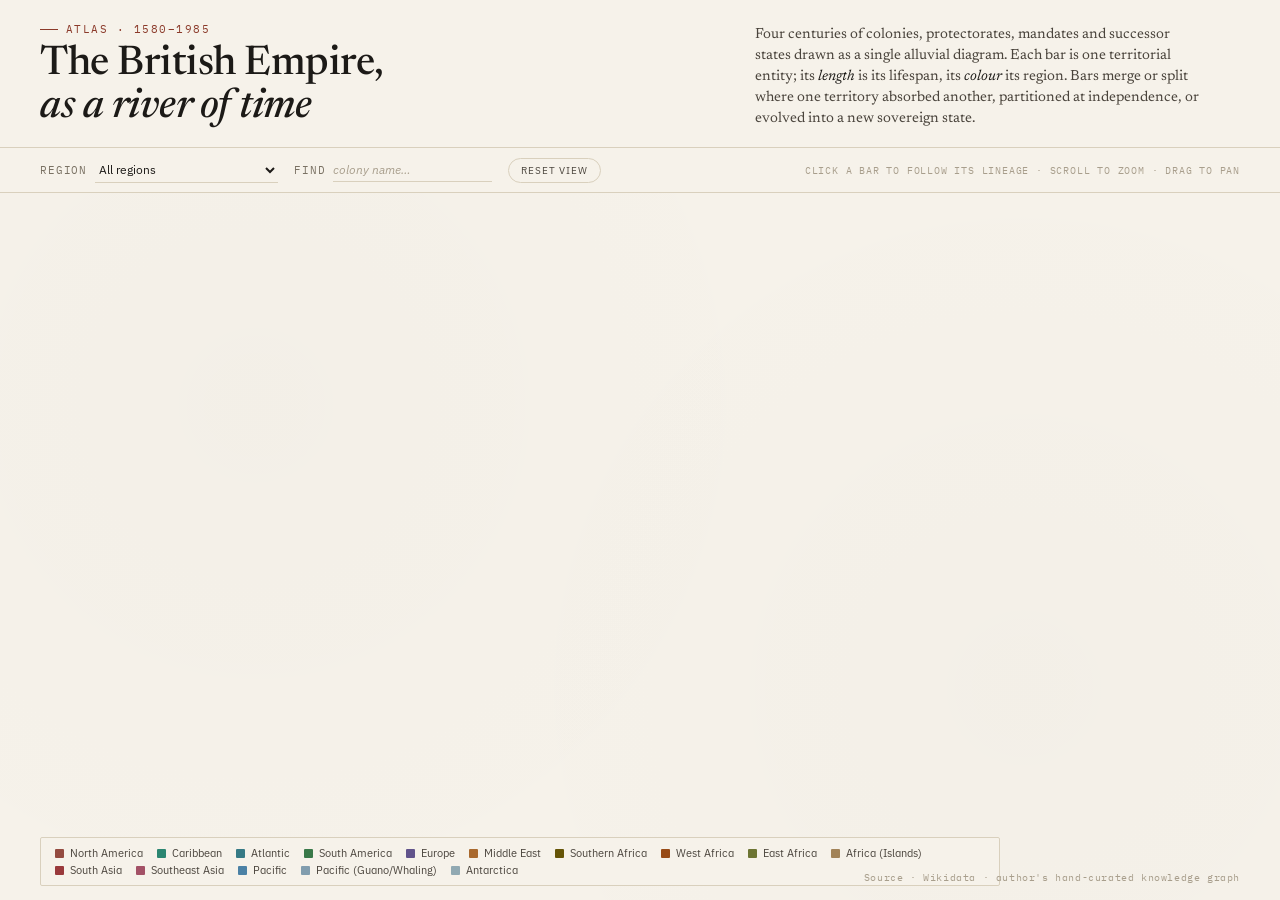
<file: viz/empire_evolution.html>
<!DOCTYPE html>
<html lang="en">
<head>
<meta charset="UTF-8">
<meta name="viewport" content="width=device-width, initial-scale=1.0">
<title>The British Empire — Territorial Evolution</title>
<script src="https://d3js.org/d3.v7.min.js"></script>
<link rel="preconnect" href="https://fonts.googleapis.com">
<link rel="preconnect" href="https://fonts.gstatic.com" crossorigin>
<link href="https://fonts.googleapis.com/css2?family=Newsreader:ital,opsz,wght@0,6..72,400;0,6..72,500;0,6..72,600;0,6..72,700;1,6..72,400&family=IBM+Plex+Sans:wght@400;500;600&family=IBM+Plex+Mono:wght@400;500&display=swap" rel="stylesheet">
<style>
:root {
  --paper:        #f6f2ea;    /* warm off-white background */
  --paper-deep:   #efe9dd;    /* card / inset surfaces */
  --rule:         #d9d0bd;    /* hairlines on paper */
  --rule-soft:    #e6dfd0;
  --ink:          #1c1a17;    /* primary text */
  --ink-2:        #4a443c;    /* secondary text */
  --ink-3:        #7a7264;    /* tertiary / labels */
  --ink-4:        #a89e8c;    /* faint */
  --event:        #8b3a2a;    /* event accent (terracotta-red) */
  --event-band:   rgba(139, 58, 42, 0.06);
  --highlight:    #b8814a;    /* warm highlight */
}

* { margin: 0; padding: 0; box-sizing: border-box; }
html, body { height: 100%; }
body {
  font-family: 'IBM Plex Sans', -apple-system, BlinkMacSystemFont, sans-serif;
  background: var(--paper);
  color: var(--ink);
  overflow: hidden;
  display: flex; flex-direction: column;
  height: 100vh;
  font-feature-settings: "ss01", "kern";
  -webkit-font-smoothing: antialiased;
  -moz-osx-font-smoothing: grayscale;
}

/* ── Editorial intro panel ───────────────────────────────── */
#intro {
  flex-shrink: 0;
  background: var(--paper);
  border-bottom: 1px solid var(--rule);
  padding: 22px 40px 18px;
  position: relative;
}
#intro-inner {
  max-width: 1280px;
  margin: 0 auto;
  display: grid;
  grid-template-columns: minmax(280px, 1.4fr) minmax(260px, 1fr);
  gap: 36px;
  align-items: end;
}
.kicker {
  font-family: 'IBM Plex Mono', ui-monospace, monospace;
  font-size: 10.5px;
  letter-spacing: 0.14em;
  text-transform: uppercase;
  color: var(--event);
  margin-bottom: 8px;
  display: flex;
  align-items: center;
  gap: 8px;
}
.kicker::before {
  content: "";
  display: inline-block;
  width: 18px; height: 1px;
  background: var(--event);
}
h1.headline {
  font-family: 'Newsreader', Georgia, serif;
  font-weight: 500;
  font-size: clamp(28px, 3.2vw, 42px);
  line-height: 1.04;
  letter-spacing: -0.012em;
  color: var(--ink);
  text-wrap: balance;
}
h1.headline em {
  font-style: italic;
  font-weight: 500;
  color: var(--ink);
}
.dek {
  font-family: 'Newsreader', Georgia, serif;
  font-size: clamp(14.5px, 1.05vw, 16.5px);
  line-height: 1.45;
  color: var(--ink-2);
  text-wrap: pretty;
  max-width: 56ch;
}
.dek em { color: var(--ink); font-style: italic; }
.caption-block {
  border-left: 1px solid var(--rule);
  padding-left: 22px;
}
.caption-title {
  font-family: 'IBM Plex Mono', ui-monospace, monospace;
  font-size: 9.5px;
  letter-spacing: 0.16em;
  text-transform: uppercase;
  color: var(--ink-3);
  margin-bottom: 10px;
}
.howto {
  font-size: 12px;
  line-height: 1.55;
  color: var(--ink-2);
}
.howto ul { list-style: none; padding: 0; margin: 0; display: grid; gap: 5px; }
.howto li { display: flex; gap: 8px; }
.howto li::before {
  content: "→";
  color: var(--ink-4);
  font-family: 'IBM Plex Mono', monospace;
  flex-shrink: 0;
  width: 12px;
}
.byline {
  margin-top: 10px;
  font-family: 'IBM Plex Mono', monospace;
  font-size: 10px;
  letter-spacing: 0.08em;
  color: var(--ink-4);
  text-transform: uppercase;
}

/* ── Controls bar ───────────────────────────────────────── */
#controls-bar {
  flex-shrink: 0;
  background: var(--paper);
  border-bottom: 1px solid var(--rule);
  padding: 9px 40px;
  display: flex;
  justify-content: space-between;
  align-items: center;
  gap: 16px;
}
.controls { display: flex; gap: 16px; align-items: center; }
.control-group {
  display: flex; align-items: center; gap: 8px;
  font-family: 'IBM Plex Mono', monospace;
  font-size: 10.5px;
  letter-spacing: 0.08em;
  text-transform: uppercase;
  color: var(--ink-3);
}
.controls select, .controls input {
  background: transparent;
  color: var(--ink);
  border: none;
  border-bottom: 1px solid var(--rule);
  padding: 4px 6px 4px 0;
  font: inherit;
  text-transform: none;
  letter-spacing: 0;
  font-size: 12px;
  font-family: 'IBM Plex Sans', sans-serif;
  min-width: 130px;
  cursor: pointer;
  outline: none;
  transition: border-color 0.15s;
}
.controls select:hover, .controls input:hover,
.controls select:focus, .controls input:focus {
  border-bottom-color: var(--ink);
}
.controls input::placeholder { color: var(--ink-4); font-style: italic; }
.controls button {
  background: transparent;
  color: var(--ink-2);
  border: 1px solid var(--rule);
  padding: 5px 12px;
  border-radius: 999px;
  cursor: pointer;
  font: inherit;
  font-size: 10px;
  letter-spacing: 0.1em;
  text-transform: uppercase;
  transition: all 0.15s;
}
.controls button:hover { border-color: var(--ink); color: var(--ink); }
.controls button.active { background: var(--ink); color: var(--paper); border-color: var(--ink); }

.scale-hint {
  font-family: 'IBM Plex Mono', monospace;
  font-size: 10px;
  letter-spacing: 0.08em;
  color: var(--ink-4);
  text-transform: uppercase;
}

/* ── Chart panel ────────────────────────────────────────── */
#panel-b {
  flex: 1;
  overflow: hidden;
  position: relative;
  background:
    /* faint paper grain */
    radial-gradient(circle at 20% 30%, rgba(0,0,0,0.012) 0%, transparent 50%),
    radial-gradient(circle at 80% 70%, rgba(0,0,0,0.012) 0%, transparent 50%),
    var(--paper);
}
#sankey-chart { width: 100%; height: 100%; cursor: grab; display: block; }
#sankey-chart:active { cursor: grabbing; }

/* ── Tooltip ────────────────────────────────────────────── */
#tooltip {
  position: fixed; pointer-events: none; z-index: 200;
  background: var(--paper);
  border: 1px solid var(--rule);
  border-radius: 2px;
  box-shadow: 0 8px 24px rgba(28, 26, 23, 0.10), 0 1px 2px rgba(28,26,23,0.06);
  padding: 12px 16px 13px;
  font-size: 12.5px;
  max-width: 340px;
  display: none;
  color: var(--ink-2);
}
#tooltip .tt-name {
  font-family: 'Newsreader', Georgia, serif;
  font-weight: 500;
  font-size: 17px;
  color: var(--ink);
  margin-bottom: 3px;
  line-height: 1.15;
  letter-spacing: -0.005em;
}
#tooltip .tt-meta {
  color: var(--ink-3);
  font-size: 11px;
  font-family: 'IBM Plex Mono', monospace;
  letter-spacing: 0.02em;
  margin-bottom: 2px;
}
#tooltip .tt-meta a { color: var(--event); text-decoration: none; }
#tooltip .tt-meta a:hover { text-decoration: underline; }
#tooltip .tt-edges {
  margin-top: 8px;
  padding-top: 8px;
  border-top: 1px solid var(--rule-soft);
  font-size: 11.5px;
  color: var(--ink-2);
  line-height: 1.45;
}
#tooltip .tt-edges:not(:first-of-type) { border-top: none; padding-top: 0; margin-top: 2px; }
#tooltip .tt-edges b {
  font-family: 'IBM Plex Mono', monospace;
  font-weight: 400;
  font-size: 9.5px;
  letter-spacing: 0.1em;
  text-transform: uppercase;
  color: var(--ink-3);
}

/* ── Legend ─────────────────────────────────────────────── */
#legend {
  position: fixed; bottom: 14px; left: 40px; z-index: 100;
  background: rgba(246, 242, 234, 0.94);
  backdrop-filter: blur(6px);
  padding: 8px 14px;
  border: 1px solid var(--rule);
  border-radius: 2px;
  font-size: 10.5px;
  font-family: 'IBM Plex Sans', sans-serif;
  display: flex; flex-wrap: wrap;
  gap: 3px 14px;
  max-width: calc(100vw - 320px);
  color: var(--ink-2);
}
.legend-item {
  display: inline-flex;
  align-items: center;
  white-space: nowrap;
}
.legend-dot {
  width: 9px; height: 9px; border-radius: 1px;
  margin-right: 6px; flex-shrink: 0;
}

#info {
  position: fixed; bottom: 16px; right: 40px; z-index: 100;
  color: var(--ink-4);
  font-family: 'IBM Plex Mono', monospace;
  font-size: 10px;
  letter-spacing: 0.06em;
  text-align: right;
}

/* ── Sankey bars and flows ──────────────────────────────── */
.node-bar {
  opacity: 0.92;
  cursor: pointer;
  transition: opacity 0.18s ease;
  stroke: rgba(28, 26, 23, 0.18);
  stroke-width: 0.5;
}
.node-bar:hover {
  opacity: 1;
  stroke: var(--ink);
  stroke-width: 1;
}
.node-bar.postimperial {
  opacity: 0.55;
  stroke-width: 1;
  stroke-dasharray: 3,2;
}
.node-bar.nonbritish {
  opacity: 0.55;
  stroke-width: 1;
  stroke-dasharray: 5,3;
}
.node-bar.standalone { opacity: 0.6; }
.node-bar.dim { opacity: 0.10; }
.node-bar.bright { opacity: 1; stroke: var(--ink); stroke-width: 1; }

.node-label {
  fill: var(--ink);
  font-family: 'IBM Plex Sans', sans-serif;
  font-size: 9px;
  font-weight: 500;
  pointer-events: none;
  transition: opacity 0.18s ease;
  paint-order: stroke;
  stroke: rgba(246, 242, 234, 0.85);
  stroke-width: 2.5px;
  stroke-linejoin: round;
}
.node-label.standalone { fill: var(--ink-2); font-size: 7.5px; font-weight: 400; }
.node-label.minor { opacity: 0; }
svg.zoomed .node-label.minor { opacity: 1; }
.node-label.dim { opacity: 0.08; }
.node-label.bright { fill: var(--ink); opacity: 1; }
svg.zoomed .node-label.minor.dim { opacity: 0.08; }

.flow {
  opacity: 0.32;
  transition: opacity 0.18s ease;
  mix-blend-mode: multiply;
}
.flow.dim { opacity: 0.05; }
.flow.bright { opacity: 0.65; }
.flow.gap-warning { stroke: var(--event); stroke-width: 0.8; stroke-dasharray: 3,2; }

/* Timeline grid */
.timeline-line { stroke: rgba(28, 26, 23, 0.05); stroke-width: 1; }
.timeline-line.decade { stroke: rgba(28, 26, 23, 0.035); }
.timeline-line.century { stroke: rgba(28, 26, 23, 0.13); stroke-width: 1; }
.timeline-label {
  fill: var(--ink-3);
  font-family: 'Newsreader', Georgia, serif;
  font-weight: 500;
  font-size: 14px;
  font-style: italic;
  text-anchor: middle;
  letter-spacing: -0.01em;
}
.timeline-label-decade {
  fill: var(--ink-4);
  font-family: 'IBM Plex Mono', monospace;
  font-size: 9px;
  text-anchor: middle;
  letter-spacing: 0.04em;
}

/* Major events — vertical bands */
.event-band {
  fill: var(--event-band);
}
.event-line {
  stroke: var(--event);
  stroke-width: 0.7;
  opacity: 0.40;
  stroke-dasharray: none;
}
.event-year {
  fill: var(--event);
  font-family: 'IBM Plex Mono', monospace;
  font-size: 10px;
  font-weight: 500;
  letter-spacing: 0.04em;
  paint-order: stroke;
  stroke: var(--paper);
  stroke-width: 3px;
  stroke-linejoin: round;
}
.event-label {
  fill: var(--event);
  font-family: 'Newsreader', Georgia, serif;
  font-size: 11.5px;
  font-weight: 500;
  font-style: italic;
  letter-spacing: 0;
  paint-order: stroke;
  stroke: var(--paper);
  stroke-width: 3px;
  stroke-linejoin: round;
}

/* Subtle focus mode when collapsed for narrow viewports */
@media (max-height: 700px) {
  #intro { padding: 14px 32px 12px; }
  #intro-inner { gap: 24px; grid-template-columns: 1.5fr 1fr; }
  h1.headline { font-size: clamp(22px, 2.6vw, 32px); }
  .dek { font-size: 13.5px; }
  .howto { font-size: 11px; }
}
@media (max-width: 880px) {
  #intro-inner { grid-template-columns: 1fr; gap: 18px; }
  .caption-block { border-left: none; padding-left: 0; border-top: 1px solid var(--rule); padding-top: 14px; }
  #intro, #controls-bar { padding-left: 20px; padding-right: 20px; }
  #legend, #info { left: 16px; right: 16px; }
}
</style>
</head>
<body>

<div id="intro">
  <div id="intro-inner">
    <div>
      <div class="kicker">Atlas · 1580–1985</div>
      <h1 class="headline">The British Empire,<br><em>as a river of time</em></h1>
    </div>
    <div>
      <p class="dek">Four centuries of colonies, protectorates, mandates and successor states drawn as a single alluvial diagram. Each bar is one territorial entity; its <em>length</em> is its lifespan, its <em>colour</em> its region. Bars merge or split where one territory absorbed another, partitioned at independence, or evolved into a new sovereign state.</p>
    </div>
  </div>
</div>

<div id="controls-bar">
  <div class="controls">
    <label class="control-group">Region
      <select id="filter-region"><option value="all">All regions</option></select>
    </label>
    <label class="control-group">Find
      <input type="text" id="search" placeholder="colony name…">
    </label>
    <button onclick="resetView()">Reset view</button>
  </div>
  <div class="scale-hint">Click a bar to follow its lineage · Scroll to zoom · Drag to pan</div>
</div>

<div id="panel-b">
  <svg id="sankey-chart"></svg>
</div>

<div id="tooltip"></div>
<div id="legend"></div>
<div id="info">Source · Wikidata · author's hand-curated knowledge graph</div>

<script>
// ── Configuration ──
// Editorial ink-on-paper palette. Each region picks a distinct hue family
// at low chroma so colours sit calmly on warm paper.
const REGION_COLORS = {
  'Africa':              'oklch(54% 0.10 70)',   // amber
  'Asia':                'oklch(48% 0.13 22)',   // brick
  'Pacific':             'oklch(58% 0.08 240)',  // washed sky
  'Caribbean':           'oklch(56% 0.09 175)',  // dusty teal
  'North America':       'oklch(50% 0.10 30)',   // dusty red
  'Europe':              'oklch(48% 0.09 295)',  // plum
  'Antarctica':          'oklch(72% 0.03 220)',  // ice grey
  'Atlantic':            'oklch(54% 0.07 210)',  // slate
  'South America':       'oklch(52% 0.10 150)',  // sage
  'Unknown':             'oklch(62% 0    0)',    // neutral
  // Africa sub-regions (golden/earth family)
  'Southern Africa':     'oklch(45% 0.09 95)',   // olive-bronze
  'West Africa':         'oklch(50% 0.12 50)',   // sienna
  'East Africa':         'oklch(54% 0.09 115)',  // moss
  'Africa (Islands)':    'oklch(63% 0.07 75)',   // sand
  // Middle East — between Africa amber and Asia red
  'Middle East':         'oklch(58% 0.11 60)',   // ochre/dijon
  // Asia sub-regions (red family)
  'South Asia':          'oklch(48% 0.13 22)',   // brick
  'Southeast Asia':      'oklch(54% 0.11 5)',    // terracotta
  // Pacific sub-region
  'Pacific (Guano/Whaling)': 'oklch(68% 0.04 235)',  // washed steel
};
const REGION_ORDER = ['North America','Caribbean','Atlantic','South America','Europe',
  'Middle East','Southern Africa','West Africa','East Africa','Africa (Islands)',
  'Africa','South Asia','Southeast Asia','Asia',
  'Pacific','Pacific (Guano/Whaling)',
  'Antarctica','Unknown'];
const POST_IMPERIAL = new Set(['Dominion','Independence','Former Colony (Independent)','Federation','Transitional','Unilateral Independence']);
const NON_BRITISH = new Set(['Boer Republic','Dutch Company Colony','Dutch Colony','French Colony','Colonial Empire','Colonial Territory','Military Administration']);
const YEAR_MIN = 1580;
const YEAR_MAX = 1985;
const UNIT = 14;
const GAP = 3;
const EVENTS = [
  { year: 1776, label: 'American Independence' },
  { year: 1834, label: 'Slavery Abolition' },
  { year: 1857, label: 'Indian Rebellion' },
  { year: 1914, label: 'WWI' },
  { year: 1939, label: 'WWII' },
  { year: 1947, label: 'Indian Independence' },
  { year: 1960, label: 'Year of Africa' },
];

// ── State ──
let activeRegion = 'all';
let selectedNode = null;
let allNodes, allEdges, nodeById, childrenOf, parentsOf;

function init() {
  const RAW = EMBED_DATA;

  // Patch known data issues (fixes applied to Neo4j but not yet re-exported)
  const DATA_FIXES = {
    'united_colony_of_bc_1866_1871': { ind: 1871 },
    // Commonwealth of Australia: Dominion ended with Statute of Westminster Adoption Act 1942
    'commonwealth_of_australia_1901_ongoing': { ind: 1942 },
    // BC Mainland ind should be 1866 (merged with Vancouver Island), not 1871
    'mainland_british_columbia_1858_1866': { ind: 1866 },
    // Colony of Newfoundland became a Dominion in 1907
    'colony_of_newfoundland_1610_1949': { ind: 1907 },
    // New Hampshire: 1623 is a fishing village (Pannaway); Province granted 1629 by John Mason
    'new_hampshire_colony_1623_1783': { est: 1629 },
    'canada_french_1608_1763': { ind: 1763 },
    'settlement_of_belize_1798_1862': { ind: 1862, region: 'Caribbean' },
    'british_honduras_1862_1981': { region: 'Caribbean' },
    'antigua_montserrat_barbuda_1816_1833': { name: 'Antigua-Barbuda-Montserrat', est: 1816, ind: 1833, region: 'Caribbean' },
    'stkitts_nevis_anguilla_1816_1833': { name: 'St. Kitts-Nevis-Anguilla', est: 1816, ind: 1833, region: 'Caribbean' },
    'acadia_french_1604_1713': { ind: 1713 },
    'bermuda_1609_ongoing': { region: 'Atlantic' },
    'british_guiana_1831_1966': { region: 'South America' },
    // #1: Rename Canada, Dominion of → Dominion of Canada, end at 1931
    'canada_dominion_of_1867_ongoing': { name: 'Dominion of Canada', ind: 1931 },
    // Nova Scotia date fix handled by node split below
    // Caribbean fixes
    'leeward_islands_colony_1671_1816': { ind: 1816 },  // reorganized 1816, not 1956
    'federal_colony_leeward_islands_1833-1960': { type: 'Federal Colony', ind: 1960 },  // dissolved 1960
    'antigua_colony_1632_1981': { ind: 1981 },  // independence as Antigua and Barbuda
    'saint_christopher_nevis_anguilla_1958_1983': { est: 1624 },  // est was correct in data but confirm
    // Trinidad & Tobago: split into Trinidad Colony (1797-1888) + Colony of T&T (1889-1962)
    'trinidad_and_tobago_colony_1797_1962': { name: 'Trinidad Colony', ind: 1888 },
    'trinidad_and_tobago_1889_1962': { name: 'Colony of Trinidad and Tobago' },
    // Assam Province ended 1905 when merged into Eastern Bengal; restored version covers 1912-1947
    'assam_province_1874_1905': { ind: 1905 },
    // Lower Burma absorbed into Burma (British India) in 1886 after Third Anglo-Burmese War
    'lower_burma_1824_1886': { ind: 1886 },
    // Assam (Bengal Presidency) ended when separated as its own province
    'assam_bengal_presidency_1826_1874': { ind: 1874 },
    // Assam Province (Restored) ended at independence
    'assam_province_restored_1912_1947': { ind: 1947 },
    // Assam (Bengal Presidency) ended when separated as its own province
    'assam_bengal_presidency_1826_1874': { ind: 1874 },
    // Aden became a Crown Colony in 1937; the original Aden entity ended then
    'aden_1839_1963': { ind: 1937 },
    // Bencoolen ceded to Netherlands in 1824 (Anglo-Dutch Treaty)
    'bencoolen_bengkulu_1685_1824': { ind: 1824 },
    // Banda Islands returned to Netherlands in 1817
    'banda_islands_british_occupation_1810_1817': { ind: 1817 },
    // Forts end when their Presidencies are formally established
    'factory_at_surat_1612_1857': { ind: 1687 },  // EIC moved HQ to Bombay
    'fort_william_calcutta_1696_1857': { ind: 1757 },  // Battle of Plassey → Bengal Presidency
    // Nyasaland end date: joined Federation 1953; post-federation node handles 1963-1964
    'nyasaland_1891_1964': { ind: 1953 },
  };
  RAW.nodes.forEach(n => {
    const fix = DATA_FIXES[n.id];
    if (fix) Object.assign(n, fix);
    // Treat empty string ind as null
    if (n.ind === '') n.ind = null;
    // Merge "America" region into "North America"
    if (n.region === 'America') n.region = 'North America';
  });

  // Add new nodes not in the KG yet
  // (Nova Scotia Scottish Charter 1621-1632 removed — no effective colonial presence)
  // Acadia -> Nova Scotia (Treaty of Utrecht 1713)
  RAW.edges.push({
    source: 'acadia_french_1604_1713',
    target: 'nova_scotia_1621_1867',
    type: 'EVOLVED_INTO',
  });
  // Nova Scotia partition (1784): split into continuing NS + New Brunswick
  // Replace single Nova Scotia node with pre/post partition nodes
  const nsIdx = RAW.nodes.findIndex(n => n.id === 'nova_scotia_1621_1867');
  if (nsIdx >= 0) RAW.nodes.splice(nsIdx, 1);
  RAW.nodes.push(
    { id: 'nova_scotia_pre_1713_1784', name: 'Nova Scotia', est: 1713, ind: 1784,
      region: 'North America', type: 'Crown Colony', qid: 'Q98931415' },
    { id: 'nova_scotia_post_1784_1867', name: 'Nova Scotia', est: 1784, ind: 1867,
      region: 'North America', type: 'Crown Colony', qid: 'Q98931415' },
  );
  // Update edges that referenced old nova_scotia
  RAW.edges.forEach(e => {
    if (e.target === 'nova_scotia_1621_1867') e.target = 'nova_scotia_pre_1713_1784';
    if (e.source === 'nova_scotia_1621_1867') e.source = 'nova_scotia_post_1784_1867';
  });
  // Pre-NS splits into post-NS + New Brunswick
  RAW.edges.push(
    { source: 'nova_scotia_pre_1713_1784', target: 'nova_scotia_post_1784_1867', type: 'PARTITIONED_INTO' },
    { source: 'nova_scotia_pre_1713_1784', target: 'new_brunswick_1784_1867', type: 'PARTITIONED_INTO' },
    { source: 'nova_scotia_pre_1713_1784', target: 'cape_breton_colony_1784_1820', type: 'PARTITIONED_INTO' },
    { source: 'cape_breton_colony_1784_1820', target: 'nova_scotia_post_1784_1867', type: 'EVOLVED_INTO' },
    { source: 'nova_scotia_post_1784_1867', target: 'canada_dominion_of_1867_ongoing', type: 'EVOLVED_INTO' },
  );
  // Cape Breton Colony — separated from Nova Scotia 1784, remerged 1820
  RAW.nodes.push({
    id: 'cape_breton_colony_1784_1820', name: 'Cape Breton Colony', est: 1784, ind: 1820,
    region: 'North America', type: 'Crown Colony', qid: 'Q107457458',
  });

  // East Florida & West Florida — British 1763-1783 (Treaty of Paris to Treaty of Versailles)
  RAW.nodes.push(
    { id: 'east_florida_1763_1783', name: 'East Florida', est: 1763, ind: 1783,
      region: 'North America', type: 'Crown Colony', qid: 'Q1770351' },
    { id: 'west_florida_1763_1783', name: 'West Florida', est: 1763, ind: 1783,
      region: 'North America', type: 'Crown Colony', qid: 'Q4971241' },
  );

  // New France -> Province of Quebec (Treaty of Paris 1763)
  RAW.edges.push({
    source: 'new_france_1608_1763',
    target: 'province_of_quebec_british_1763_1791',
    type: 'EVOLVED_INTO',
  });
  // Île Royale (Cape Breton) -> Nova Scotia (Treaty of Paris 1763)
  RAW.edges.push({
    source: 'ile_royale_1713_1763',
    target: 'nova_scotia_pre_1713_1784',
    type: 'EVOLVED_INTO',
  });

  // Add Red River Colony (Selkirk Settlement) — carved from Rupert's Land, became Manitoba
  RAW.nodes.push({
    id: 'red_river_colony_1811_1870', name: "Red River Colony", est: 1811, ind: 1870,
    region: 'North America', type: 'Colony', qid: 'Q2032545',
  });

  // Australia — Dominion ended 1942 (Statute of Westminster Adoption Act), fully independent
  RAW.nodes.push({
    id: 'australia_independent_1942', name: 'Australia', est: 1942, ind: null,
    region: 'Pacific', type: 'Independence', qid: 'Q408',
  });
  RAW.edges.push({
    source: 'commonwealth_of_australia_1901_ongoing', target: 'australia_independent_1942', type: 'EVOLVED_INTO',
  });

  // New Zealand — split into Colony (1840-1907), Dominion (1907-1947), Independent (1947-)
  const nzIdx = RAW.nodes.findIndex(n => n.id === 'new_zealand_1840_1947');
  if (nzIdx >= 0) RAW.nodes.splice(nzIdx, 1);
  RAW.nodes.push(
    { id: 'new_zealand_colony_1840_1907', name: 'New Zealand Colony', est: 1840, ind: 1907,
      region: 'Pacific', type: 'Crown Colony', qid: 'Q664' },
    { id: 'dominion_of_new_zealand_1907_1947', name: 'Dominion of New Zealand', est: 1907, ind: 1947,
      region: 'Pacific', type: 'Dominion', qid: 'Q664' },
    { id: 'new_zealand_independent_1947', name: 'New Zealand', est: 1947, ind: null,
      region: 'Pacific', type: 'Independence', qid: 'Q664' },
  );
  // Redirect any edges that referenced old NZ node
  RAW.edges.forEach(e => {
    if (e.target === 'new_zealand_1840_1947') e.target = 'new_zealand_colony_1840_1907';
    if (e.source === 'new_zealand_1840_1947') e.source = 'dominion_of_new_zealand_1907_1947';
  });
  RAW.edges.push(
    { source: 'new_zealand_colony_1840_1907', target: 'dominion_of_new_zealand_1907_1947', type: 'EVOLVED_INTO' },
    { source: 'dominion_of_new_zealand_1907_1947', target: 'new_zealand_independent_1947', type: 'EVOLVED_INTO' },
  );

  // United States of America — 13 colonies all end 1783 (Treaty of Paris)
  RAW.nodes.push({
    id: 'united_states_1776', name: 'United States of America', est: 1776, ind: null,
    region: 'North America', type: 'Independence', qid: 'Q30',
  });
  const THIRTEEN_COLONIES = [
    'virginia_colony_1607_1783', 'massachusetts_bay_colony_1630_1783',
    'pennsylvania_colony_1681_1783', 'new_york_colony_1664_1783',
    'maryland_colony_1634_1783', 'connecticut_colony_1636_1783',
    'rhode_island_colony_1636_1783', 'delaware_colony_1664_1783',
    'new_hampshire_colony_1623_1783', 'new_jersey_colony_1664_1783',
    'north_carolina_colony_1663_1783', 'south_carolina_colony_1663_1783',
    'georgia_colony_1732_1783',
  ];
  THIRTEEN_COLONIES.forEach(id => {
    RAW.edges.push({ source: id, target: 'united_states_1776', type: 'EVOLVED_INTO' });
  });

  // #2: Add post-Statute Canada (1931-ongoing) as independent nation
  RAW.nodes.push({
    id: 'canada_independent_1931', name: 'Canada', est: 1931, ind: null,
    region: 'North America', type: 'Independence', qid: 'Q16',
  });
  RAW.edges.push({
    source: 'canada_dominion_of_1867_ongoing', target: 'canada_independent_1931', type: 'EVOLVED_INTO',
  });

  // #4: NW Territory originated from HBC/Rupert's Land administration
  RAW.edges.push({
    source: 'ruperts_land_1670_1870', target: 'north_western_territory_1670_1870', type: 'PARTITIONED_INTO',
  });

  // Rupert's Land splits: Red River Colony carved out, remainder + Red River + NW Territory all flow into Canada
  RAW.edges.push(
    { source: 'ruperts_land_1670_1870', target: 'red_river_colony_1811_1870', type: 'PARTITIONED_INTO' },
    { source: 'ruperts_land_1670_1870', target: 'canada_dominion_of_1867_ongoing', type: 'EVOLVED_INTO' },
    { source: 'red_river_colony_1811_1870', target: 'canada_dominion_of_1867_ongoing', type: 'EVOLVED_INTO' },
    { source: 'north_western_territory_1670_1870', target: 'canada_dominion_of_1867_ongoing', type: 'EVOLVED_INTO' },
  );

  // Newfoundland chain
  // Colony (1610-1907) → Dominion (1907-1934) → Commission of Government (1934-1949) → Canada (1949)
  RAW.nodes.push({
    id: 'newfoundland_commission_1934_1949', name: 'Newfoundland (Commission)', est: 1934, ind: 1949,
    region: 'North America', type: 'Crown Colony', qid: 'Q38610',
  });
  RAW.edges.push(
    { source: 'colony_of_newfoundland_1610_1949', target: 'dominion_of_newfoundland_1907_1934', type: 'EVOLVED_INTO' },
    { source: 'dominion_of_newfoundland_1907_1934', target: 'newfoundland_commission_1934_1949', type: 'EVOLVED_INTO' },
    { source: 'newfoundland_commission_1934_1949', target: 'canada_independent_1931', type: 'EVOLVED_INTO' },
  );

  // ── Africa fixes ──

  // Redirect edges that referenced removed Rhodesia envelope bars
  RAW.edges.forEach(e => {
    // northern_rhodesia_1911_1964 → northern_rhodesia_colony_1924_1953
    if (e.target === 'northern_rhodesia_1911_1964') e.target = 'northern_rhodesia_colony_1924_1953';
    if (e.source === 'northern_rhodesia_1911_1964') e.source = 'northern_rhodesia_colony_1924_1953';
    // southern_rhodesia_1901_1980 has no inbound edges, but redirect outbound just in case
    if (e.source === 'southern_rhodesia_1901_1980') e.source = 'southern_rhodesia_colony_1923_1953';
    if (e.target === 'southern_rhodesia_1901_1980') e.target = 'southern_rhodesia_colony_1923_1953';
    // Fix Assam cycle: Eastern Bengal → Assam (1874) is backwards; should point to Assam (Restored)
    if (e.source === 'eastern_bengal_and_assam_1905_1912' && e.target === 'assam_province_1874_1905')
      e.target = 'assam_province_restored_1912_1947';
    // Redirect edges that referenced removed duplicates
    if (e.target === 'uganda_protectorate_1894_1962') e.target = 'uganda_1894_1962';
    if (e.source === 'uganda_protectorate_1894_1962') e.source = 'uganda_1894_1962';
    if (e.target === 'somaliland_protectorate_1884_1960') e.target = 'british_somaliland_1884_1960';
    if (e.source === 'somaliland_protectorate_1884_1960') e.source = 'british_somaliland_1884_1960';
    if (e.target === 'anglo_egyptian_sudan_1899_1956') e.target = 'sudan_anglo-egyptian_1899_1956';
    if (e.source === 'anglo_egyptian_sudan_1899_1956') e.source = 'sudan_anglo-egyptian_1899_1956';
  });

  // Remove wrong Cape Colony edges — Cape didn't "become" or "partition into" these entities
  // Natalia Republic: Boer republic, annexed by Britain (not a Cape partition)
  // ORS: proclaimed by Cape governor but over territory NORTH of the Orange River — not Cape territory
  RAW.edges = RAW.edges.filter(e =>
    !(e.source === 'cape_colony_british_1806_1910' && e.target === 'natalia_republic_1839_1843') &&
    !(e.source === 'cape_colony_british_1806_1910' && e.target === 'orange_river_sovereignty_1848_1854')
  );

  // Leeward Islands Colony (1671-1816) split into two sub-groupings (Pattern E: Partition)
  RAW.edges.forEach(e => {
    if (e.source === 'leeward_islands_colony_1671_1816' &&
        (e.target === 'antigua_montserrat_barbuda_1816_1833' || e.target === 'stkitts_nevis_anguilla_1816_1833'))
      e.type = 'PARTITIONED_INTO';
  });

  // BSAC Territory was SPLIT between Southern and Northern Rhodesia (Pattern E: Partition)
  RAW.edges.forEach(e => {
    if (e.source === 'british_south_africa_company_territory_1889_1923' &&
        (e.target === 'southern_rhodesia_colony_1923_1953' || e.target === 'northern_rhodesia_colony_1924_1953'))
      e.type = 'PARTITIONED_INTO';
  });

  // Rhodesia: NR Colony + SR Colony + Nyasaland joined Federation (1953).
  // Federation dissolved (1963) back into separate entities that then went independent.
  // To avoid cycles (NR→Fed→NR), create post-federation nodes for SR and NR.
  RAW.edges = RAW.edges.filter(e =>
    !(e.source === 'federation_of_rhodesia_and_nyasaland_1953_1963' && e.target === 'rhodesia_udi_1965_1979')
  );
  RAW.nodes.push(
    { id: 'southern_rhodesia_post_federation_1963', name: 'Southern Rhodesia', est: 1963, ind: 1965,
      region: 'Southern Africa', type: 'Self-governing Colony', qid: 'Q750583' },
    { id: 'northern_rhodesia_post_federation_1964', name: 'Northern Rhodesia', est: 1963, ind: 1964,
      region: 'Southern Africa', type: 'Transitional', qid: 'Q953903' },
  );
  RAW.edges.push(
    { source: 'federation_of_rhodesia_and_nyasaland_1953_1963', target: 'southern_rhodesia_post_federation_1963', type: 'PARTITIONED_INTO' },
    { source: 'federation_of_rhodesia_and_nyasaland_1953_1963', target: 'northern_rhodesia_post_federation_1964', type: 'PARTITIONED_INTO' },
    { source: 'federation_of_rhodesia_and_nyasaland_1953_1963', target: 'nyasaland_post_federation_1963', type: 'PARTITIONED_INTO' },
    { source: 'southern_rhodesia_post_federation_1963', target: 'rhodesia_udi_1965_1979', type: 'EVOLVED_INTO' },
  );

  // Fix edge types: carve-outs where source continued should be PARTITIONED_INTO
  RAW.edges.forEach(e => {
    // Bengal Crown continued after Assam was carved out
    if (e.source === 'bengal_presidency_crown_1858_1912' && e.target === 'assam_province_1874_1905')
      e.type = 'PARTITIONED_INTO';
    // Punjab continued after NWFP was carved out
    if (e.source === 'punjab_province_1849_1947' && e.target === 'north_west_frontier_province_1901_1947')
      e.type = 'PARTITIONED_INTO';
  });

  // Australia: NSW carved out Van Diemen's Land, Victoria, Queensland — NSW continued (Pattern C)
  // South Australia → Northern Territory is wrong (SA transferred admin to federal govt, not succession)
  RAW.edges.forEach(e => {
    if (e.source === 'new_south_wales_original_1788_1901' &&
        (e.target === 'van_diemens_land_1803_1856' || e.target === 'victoria_colony_1851_1901' || e.target === 'queensland_1859_1901'))
      e.type = 'PARTITIONED_INTO';
  });
  RAW.edges = RAW.edges.filter(e =>
    !(e.source === 'south_australia_1836_1901' && e.target === 'northern_territory_1911_ongoing')
  );

  // Rename NSW (Original) — it's just New South Wales
  const nswFix = RAW.nodes.find(n => n.id === 'new_south_wales_original_1788_1901');
  if (nswFix) nswFix.name = 'New South Wales';

  // EIC Pre-Territorial → Bengal Presidency is the only true temporal succession (1757, Battle of Plassey).
  // Madras (1640) and Bombay (1687) were concurrent EIC operations, not temporal splits from EIC ending.
  // They remain standalone bars — no PARTITIONED_INTO edges added.

  // Forts end when their Presidencies are established and flow into them.
  // Fort St. George IS Madras Presidency (same entity, same year 1640) — remove as duplicate.
  // Factory at Surat → Bombay Presidency Company (EIC moved HQ to Bombay 1687)
  // Fort William → Bengal Presidency Company (Battle of Plassey 1757)
  RAW.edges.push(
    { source: 'factory_at_surat_1612_1857', target: 'bombay_presidency_company_1687_1858', type: 'EVOLVED_INTO' },
    { source: 'fort_william_calcutta_1696_1857', target: 'bengal_presidency_company_1757_1858', type: 'EVOLVED_INTO' },
  );

  // 1947 Partition fixes:
  // Bengal and Punjab were PARTITIONED between India and Pakistan, not simply "evolved into" both
  RAW.edges.forEach(e => {
    if (e.source === 'bengal_province_reunited_1912_1947' && (e.target === 'dominion_of_india_1947_1950' || e.target === 'dominion_of_pakistan_1947_1956'))
      e.type = 'PARTITIONED_INTO';
    if (e.source === 'punjab_province_1849_1947' && (e.target === 'dominion_of_india_1947_1950' || e.target === 'dominion_of_pakistan_1947_1956'))
      e.type = 'PARTITIONED_INTO';
  });
  // Baluchistan → Pakistan (missing from KG)
  RAW.edges.push(
    { source: 'baluchistan_1877_1947', target: 'dominion_of_pakistan_1947_1956', type: 'EVOLVED_INTO' },
  );
  // Aden Province → Aden Colony (separated as Crown Colony 1937)
  RAW.edges.push(
    { source: 'aden_1839_1963', target: 'aden_colony_1937_1967', type: 'EVOLVED_INTO' },
  );
  // Assam was administered under Bengal Presidency (Company) from 1826
  RAW.edges.push(
    { source: 'bengal_presidency_company_1757_1858', target: 'assam_bengal_presidency_1826_1874', type: 'PARTITIONED_INTO' },
  );

  // Add missing Indian provinces (not in KG export)
  RAW.nodes.push(
    { id: 'coorg_province_1834_1947', name: 'Coorg', est: 1834, ind: 1947,
      region: 'Asia', type: 'Province', qid: 'Q24905912' },
    { id: 'ajmer_merwara_1818_1947', name: 'Ajmer-Merwara', est: 1818, ind: 1947,
      region: 'Asia', type: 'Province', qid: 'Q412980' },
    { id: 'sind_province_1936_1947', name: 'Sind', est: 1936, ind: 1947,
      region: 'Asia', type: 'Province', qid: 'Q7522091' },
    { id: 'andaman_and_nicobar_islands_1789_1947', name: 'Andaman and Nicobar Islands', est: 1789, ind: 1947,
      region: 'Asia', type: 'Province', qid: 'Q40888' },
  );
  // These provinces all merged into Dominion of India at independence
  RAW.edges.push(
    { source: 'coorg_province_1834_1947', target: 'dominion_of_india_1947_1950', type: 'EVOLVED_INTO' },
    { source: 'ajmer_merwara_1818_1947', target: 'dominion_of_india_1947_1950', type: 'EVOLVED_INTO' },
    { source: 'andaman_and_nicobar_islands_1789_1947', target: 'dominion_of_india_1947_1950', type: 'EVOLVED_INTO' },
  );
  // Sind was part of Bombay Presidency, carved out as separate province in 1936
  RAW.edges.push(
    { source: 'bombay_presidency_crown_1858_1947', target: 'sind_province_1936_1947', type: 'PARTITIONED_INTO' },
    { source: 'sind_province_1936_1947', target: 'dominion_of_pakistan_1947_1956', type: 'EVOLVED_INTO' },
  );
  // Post-1947 entities removed — too complex for this visualization.
  // The Dominion bars serve as partition endpoints.

  const AFRICA_FIXES = {
    'northern_rhodesia_post_federation_1963': { type: 'Transitional' },
    'nyasaland_post_federation_1963': { type: 'Transitional', est: 1963, ind: 1964 },
  };
  RAW.nodes.forEach(n => {
    const fix = AFRICA_FIXES[n.id];
    if (fix) Object.assign(n, fix);
  });

  // Gold Coast group: Ashanti (conquered 1901) and British Togoland (mandate 1919) were
  // administered under the Gold Coast Colony. They are sub-administrations, not predecessors.
  // At independence (1957) all three became Ghana together.
  RAW.edges.push(
    { source: 'gold_coast_colony_1874_1957', target: 'ashanti_1901_1957', type: 'PARTITIONED_INTO' },
    { source: 'gold_coast_colony_1874_1957', target: 'british_togoland_1919_1957', type: 'PARTITIONED_INTO' },
  );

  // === Southeast Asia: Malaysia formation (1963) and Singapore separation (1965) ===
  // Malaya (independent) + Singapore Crown Colony + North Borneo + Sarawak + Labuan → Malaysia (1963)
  // Singapore separated from Malaysia in 1965 (Pattern E: Partition)
  RAW.nodes.push(
    { id: 'malaysia_1963', name: 'Malaysia', est: 1963, ind: null,
      region: 'Asia', type: 'Independence', qid: 'Q833' },
    { id: 'singapore_independent_1965', name: 'Singapore', est: 1965, ind: null,
      region: 'Asia', type: 'Independence', qid: 'Q334' },
  );
  RAW.edges.push(
    { source: 'malaya_independent_1957_1963', target: 'malaysia_1963', type: 'EVOLVED_INTO' },
    { source: 'singapore_crown_colony_1946_1963', target: 'malaysia_1963', type: 'EVOLVED_INTO' },
    { source: 'north_borneo_crown_colony_1946_1963', target: 'malaysia_1963', type: 'EVOLVED_INTO' },
    { source: 'sarawak_crown_colony_1946_1963', target: 'malaysia_1963', type: 'EVOLVED_INTO' },
    { source: 'labuan_1846_1963', target: 'malaysia_1963', type: 'EVOLVED_INTO' },
    // Singapore separated from Malaysia in 1965
    { source: 'malaysia_1963', target: 'singapore_independent_1965', type: 'PARTITIONED_INTO' },
    // Brunei declined to join Malaysia — standalone protectorate to independence
  );
  // Straits Settlements dissolution (1946): Straits → Malayan Union + Singapore Crown Colony
  // This is a partition (Straits ends, two successors), but the EVOLVED_INTO edges in source data
  // already handle it. Fix the Straits→Singapore edge to PARTITIONED_INTO since Straits also → Malayan Union.
  RAW.edges.forEach(e => {
    if (e.source === 'straits_settlements_1826_1946' && e.target === 'singapore_crown_colony_1946_1963')
      e.type = 'PARTITIONED_INTO';
  });

  // === East Africa: Fix Tanganyika/Zanzibar and add Tanzania ===
  // BAD EDGE: Tanganyika Territory (1922-1961) → Zanzibar (1890-1963) — Zanzibar predates Tanganyika!
  // They merged in 1964 to form Tanzania, but they are NOT a succession.
  RAW.edges = RAW.edges.filter(e =>
    !(e.source === 'tanganyika_territory_1922_1961' && e.target === 'zanzibar_1890_1963')
  );
  // Add Tanzania (1964): merger of Tanganyika (independent) + Zanzibar (independent)
  RAW.nodes.push(
    { id: 'tanzania_1964', name: 'Tanzania', est: 1964, ind: null,
      region: 'Africa', type: 'Independence', qid: 'Q924' },
  );
  RAW.edges.push(
    { source: 'tanganyika_1961_1964', target: 'tanzania_1964', type: 'EVOLVED_INTO' },
    { source: 'zanzibar_independent_1963_1964', target: 'tanzania_1964', type: 'EVOLVED_INTO' },
  );

  // === Europe: Missing nodes — Minorca, Corsica, Heligoland ===
  // Minorca had three separate periods of British control:
  //   1708-1756 (captured in War of Spanish Succession, lost to France)
  //   1763-1782 (restored by Treaty of Paris, lost to Spain in siege)
  //   1798-1802 (recaptured, returned to Spain by Treaty of Amiens)
  RAW.nodes.push(
    { id: 'minorca_first_1708_1756', name: 'Minorca (1st British)', est: 1708, ind: 1756,
      region: 'Europe', type: 'Crown Colony', qid: 'Q52636' },
    { id: 'minorca_second_1763_1782', name: 'Minorca (2nd British)', est: 1763, ind: 1782,
      region: 'Europe', type: 'Crown Colony', qid: 'Q52636' },
    { id: 'minorca_third_1798_1802', name: 'Minorca (3rd British)', est: 1798, ind: 1802,
      region: 'Europe', type: 'Crown Colony', qid: 'Q52636' },
    // Anglo-Corsican Kingdom: brief British protectorate under George III
    { id: 'corsica_1794_1796', name: 'Anglo-Corsican Kingdom', est: 1794, ind: 1796,
      region: 'Europe', type: 'Protectorate', qid: 'Q83536' },
    // Heligoland: captured from Denmark 1807, ceded to Germany 1890 (Heligoland-Zanzibar Treaty)
    { id: 'heligoland_1807_1890', name: 'Heligoland', est: 1807, ind: 1890,
      region: 'Europe', type: 'Crown Colony', qid: 'Q3129772' },
  );
  // Minorca succession: 1st → 2nd → 3rd (same island recaptured each time)
  RAW.edges.push(
    { source: 'minorca_first_1708_1756', target: 'minorca_second_1763_1782', type: 'EVOLVED_INTO' },
    { source: 'minorca_second_1763_1782', target: 'minorca_third_1798_1802', type: 'EVOLVED_INTO' },
  );

  // === Europe: Ireland ===
  // Kingdom of Ireland (1541-1801): Henry VIII declared King of Ireland; ended with Acts of Union.
  // Ireland in the UK (1801-1922): United Kingdom of GB&I; ended with Anglo-Irish Treaty/partition.
  // Irish Free State (1922-1937): Dominion status; became sovereign state (Éire/Republic).
  // Northern Ireland (1920-ongoing): Remained in the UK after partition.
  RAW.nodes.push(
    { id: 'kingdom_of_ireland_1541_1801', name: 'Kingdom of Ireland', est: 1541, ind: 1801,
      region: 'Europe', type: 'Kingdom', qid: 'Q215530' },
    { id: 'ireland_uk_1801_1922', name: 'Ireland (UK)', est: 1801, ind: 1922,
      region: 'Europe', type: 'Union', qid: 'Q174193' },
    { id: 'irish_free_state_1922_1937', name: 'Irish Free State', est: 1922, ind: 1937,
      region: 'Europe', type: 'Dominion', qid: 'Q31747' },
    { id: 'northern_ireland_1920', name: 'Northern Ireland', est: 1920, ind: null,
      region: 'Europe', type: 'Devolved Government', qid: 'Q26' },
  );
  RAW.edges.push(
    { source: 'kingdom_of_ireland_1541_1801', target: 'ireland_uk_1801_1922', type: 'EVOLVED_INTO' },
    // Partition of Ireland (1920-1922): Ireland split into Irish Free State + Northern Ireland
    { source: 'ireland_uk_1801_1922', target: 'irish_free_state_1922_1937', type: 'PARTITIONED_INTO' },
    { source: 'ireland_uk_1801_1922', target: 'northern_ireland_1920', type: 'PARTITIONED_INTO' },
  );

  // Sierra Leone Colony & Protectorate: est=1787 is wrong (that's Province of Freedom date).
  // The protectorate over the hinterland was declared in 1896. Fix est to make clean succession.
  const SL_FIX = { 'sierra_leone_colony_and_protectorate_1787_1961': { est: 1896 } };
  RAW.nodes.forEach(n => { const f = SL_FIX[n.id]; if (f) Object.assign(n, f); });

  // === Historian review additions (Cell 14) ===

  // Major Princely States — individual nodes replace the placeholder
  // QIDs verified via Wikidata SPARQL + API (2026-03-08)
  // Placeholder kept in KG but removed from visualization below
  RAW.nodes.push(
    // 21-gun salute states
    { id: 'hyderabad_state_1724_1948', name: 'Hyderabad State', est: 1724, ind: 1948,
      region: 'South Asia', type: 'Princely State', qid: 'Q1240096' },
    { id: 'kingdom_of_mysore_1399_1950', name: 'Kingdom of Mysore', est: 1399, ind: 1950,
      region: 'South Asia', type: 'Princely State', qid: 'Q266923' },
    { id: 'baroda_state_1721_1949', name: 'Baroda State', est: 1721, ind: 1949,
      region: 'South Asia', type: 'Princely State', qid: 'Q808575' },
    { id: 'jammu_and_kashmir_1846_1947', name: 'Jammu and Kashmir', est: 1846, ind: 1947,
      region: 'South Asia', type: 'Princely State', qid: 'Q2571484' },
    { id: 'gwalior_state_1761_1948', name: 'Gwalior State', est: 1761, ind: 1948,
      region: 'South Asia', type: 'Princely State', qid: 'Q1557792' },
    // 19-gun salute states
    { id: 'indore_state_1732_1948', name: 'Indore State', est: 1732, ind: 1948,
      region: 'South Asia', type: 'Princely State', qid: 'Q716890' },
    { id: 'kingdom_of_thiruvithamkoor_1729_1949', name: 'Travancore', est: 1729, ind: 1949,
      region: 'South Asia', type: 'Princely State', qid: 'Q150058' },
    // 17-gun salute states
    { id: 'jaipur_state_1727_1949', name: 'Jaipur State', est: 1727, ind: 1949,
      region: 'South Asia', type: 'Princely State', qid: 'Q6124144' },
    { id: 'jodhpur_state_1226_1949', name: 'Jodhpur State', est: 1226, ind: 1949,
      region: 'South Asia', type: 'Princely State', qid: 'Q6207845' },
    { id: 'bhopal_state_1723_1947', name: 'Bhopal State', est: 1723, ind: 1947,
      region: 'South Asia', type: 'Princely State', qid: 'Q855044' },
    { id: 'kingdom_of_cochin_1500_1949', name: 'Kingdom of Cochin', est: 1500, ind: 1949,
      region: 'South Asia', type: 'Princely State', qid: 'Q150056' },
    { id: 'kolhapur_state_1707_1949', name: 'Kolhapur State', est: 1707, ind: 1949,
      region: 'South Asia', type: 'Princely State', qid: 'Q657946' },
    // Rajputana
    { id: 'udaipur_state_1818_1948', name: 'Udaipur State', est: 1818, ind: 1948,
      region: 'South Asia', type: 'Princely State', qid: 'Q1457519' },
    { id: 'bikaner_state_1465_1947', name: 'Bikaner State', est: 1465, ind: 1947,
      region: 'South Asia', type: 'Princely State', qid: 'Q859966' },
    // Western India
    { id: 'cutch_state_1147_1948', name: 'Cutch State', est: 1147, ind: 1948,
      region: 'South Asia', type: 'Princely State', qid: 'Q1720882' },
    { id: 'junagadh_state_1748_1948', name: 'Junagadh State', est: 1748, ind: 1948,
      region: 'South Asia', type: 'Princely State', qid: 'Q14491604' },
    // Punjab
    { id: 'patiala_state_1761_1947', name: 'Patiala State', est: 1761, ind: 1947,
      region: 'South Asia', type: 'Princely State', qid: 'Q917553' },
    { id: 'kapurthala_state_1772_1947', name: 'Kapurthala State', est: 1772, ind: 1947,
      region: 'South Asia', type: 'Princely State', qid: 'Q1728782' },
    // Eastern
    { id: 'tripura_1809_1949', name: 'Tripura', est: 1809, ind: 1949,
      region: 'South Asia', type: 'Princely State', qid: 'Q17342164' },
    { id: 'cooch_behar_1586_1949', name: 'Cooch Behar', est: 1586, ind: 1949,
      region: 'South Asia', type: 'Princely State', qid: 'Q509572' },
    // Sikkim
    { id: 'kingdom_of_sikkim_1642_1975', name: 'Kingdom of Sikkim', est: 1642, ind: 1975,
      region: 'South Asia', type: 'Princely State', qid: 'Q3960459' },
    // States that joined Pakistan
    { id: 'bahawalpur_state_1690_1955', name: 'Bahawalpur State', est: 1690, ind: 1955,
      region: 'South Asia', type: 'Princely State', qid: 'Q800236' },
    { id: 'khairpur_state_1775_1955', name: 'Khairpur State', est: 1775, ind: 1955,
      region: 'South Asia', type: 'Princely State', qid: 'Q3249587' },
    { id: 'khanate_of_kalat_1638_1955', name: 'Khanate of Kalat', est: 1638, ind: 1955,
      region: 'South Asia', type: 'Princely State', qid: 'Q139948' },
    // Other notable states
    { id: 'rewa_state_1755_1947', name: 'Rewa State', est: 1755, ind: 1947,
      region: 'South Asia', type: 'Princely State', qid: 'Q176466' },
  );

  // Princely States → Dominion of India (most states)
  const PS_TO_INDIA = [
    'hyderabad_state_1724_1948', 'kingdom_of_mysore_1399_1950', 'baroda_state_1721_1949',
    'jammu_and_kashmir_1846_1947', 'gwalior_state_1761_1948', 'indore_state_1732_1948',
    'kingdom_of_thiruvithamkoor_1729_1949', 'jaipur_state_1727_1949', 'jodhpur_state_1226_1949',
    'bhopal_state_1723_1947', 'kingdom_of_cochin_1500_1949', 'kolhapur_state_1707_1949',
    'udaipur_state_1818_1948', 'bikaner_state_1465_1947', 'cutch_state_1147_1948',
    'junagadh_state_1748_1948', 'patiala_state_1761_1947', 'kapurthala_state_1772_1947',
    'tripura_1809_1949', 'cooch_behar_1586_1949', 'kingdom_of_sikkim_1642_1975',
    'rewa_state_1755_1947',
  ];
  PS_TO_INDIA.forEach(id => {
    RAW.edges.push({ source: id, target: 'dominion_of_india_1947_1950', type: 'EVOLVED_INTO' });
  });

  // Princely States → Dominion of Pakistan
  const PS_TO_PAKISTAN = [
    'bahawalpur_state_1690_1955', 'khairpur_state_1775_1955', 'khanate_of_kalat_1638_1955',
  ];
  PS_TO_PAKISTAN.forEach(id => {
    RAW.edges.push({ source: id, target: 'dominion_of_pakistan_1947_1956', type: 'EVOLVED_INTO' });
  });

  // Pre-British Guiana: Essequibo, Demerara, Berbice (British 1803, merged 1831)
  RAW.nodes.push(
    { id: 'essequibo_colony_1803_1831', name: 'Essequibo', est: 1803, ind: 1831,
      region: 'South America', type: 'Crown Colony', qid: 'Q1368792' },
    { id: 'demerara_colony_1803_1831', name: 'Demerara', est: 1803, ind: 1831,
      region: 'South America', type: 'Crown Colony', qid: 'Q1185346' },
    { id: 'berbice_colony_1803_1831', name: 'Berbice', est: 1803, ind: 1831,
      region: 'South America', type: 'Crown Colony', qid: 'Q675322' },
  );
  RAW.edges.push(
    { source: 'essequibo_colony_1803_1831', target: 'british_guiana_1831_1966', type: 'EVOLVED_INTO' },
    { source: 'demerara_colony_1803_1831', target: 'british_guiana_1831_1966', type: 'EVOLVED_INTO' },
    { source: 'berbice_colony_1803_1831', target: 'british_guiana_1831_1966', type: 'EVOLVED_INTO' },
  );

  // Central American protectorates
  RAW.nodes.push(
    { id: 'mosquito_coast_1638_1860', name: 'Mosquito Coast', est: 1638, ind: 1860,
      region: 'Caribbean', type: 'Protectorate', qid: 'Q6037274' },
    { id: 'bay_islands_1852_1859', name: 'Bay Islands', est: 1852, ind: 1859,
      region: 'Caribbean', type: 'Crown Colony', qid: 'Q107987587' },
  );

  // Dead-end successors
  RAW.nodes.push(
    { id: 'state_of_israel_1948', name: 'State of Israel', est: 1948, ind: null,
      region: 'Middle East', type: 'Independence', qid: 'Q801' },
    { id: 'somali_republic_1960', name: 'Somali Republic', est: 1960, ind: null,
      region: 'Middle East', type: 'Independence', qid: 'Q1045' },
  );
  RAW.edges.push(
    { source: 'palestine_1920_1948', target: 'state_of_israel_1948', type: 'PARTITIONED_INTO' },
    { source: 'british_somaliland_1884_1960', target: 'somali_republic_1960', type: 'EVOLVED_INTO' },
  );

  // West Indies Federation membership (PART_OF, not succession)
  const WIF_MEMBERS = [
    'jamaica_1655_1962', 'trinidad_and_tobago_1889_1962', 'barbados_colony_1627_1966',
    'antigua_colony_1632_1981', 'saint_lucia_colony_1814_1979', 'dominica_colony_1763_1978',
    'grenada_colony_1763_1974', 'st_vincent_colony_1763_1979',
    'saint_christopher_nevis_anguilla_1958_1983', 'montserrat_1632_ongoing',
  ];
  WIF_MEMBERS.forEach(id => {
    RAW.edges.push({ source: id, target: 'west_indies_federation_1958_1962', type: 'PART_OF' });
  });

  // Split Africa into sub-regions for manageability
  const AFRICA_SUBREGIONS = {
    // Southern Africa (30)
    'cape_colony_dutch_1652_1795': 'Southern Africa',
    'cape_colony_british_1795_1803_1795_1803': 'Southern Africa',
    'cape_colony_dutch_restored_1803_1806': 'Southern Africa',
    'cape_colony_british_1806_1910': 'Southern Africa',
    'natalia_republic_1839_1843': 'Southern Africa',
    'colony_of_natal_1843_1910': 'Southern Africa',
    'orange_river_sovereignty_1848_1854': 'Southern Africa',
    'south_african_republic_transvaal_1852_1877': 'Southern Africa',
    'orange_free_state_1854_1900': 'Southern Africa',
    'basutoland_1868_1966': 'Southern Africa',
    'griqualand_west_1871_1880': 'Southern Africa',
    'transvaal_colony_first_british_1877_1881': 'Southern Africa',
    'south_african_republic_restored_1881_1900': 'Southern Africa',
    'bechuanaland_protectorate_1884_1966': 'Southern Africa',
    'british_bechuanaland_1885_1895': 'Southern Africa',
    'zululand_1887_1897': 'Southern Africa',
    'british_south_africa_company_territory_1889_1923': 'Southern Africa',
    'orange_river_colony_1900_1910': 'Southern Africa',
    'transvaal_colony_second_british_1900_1910': 'Southern Africa',
    'southern_rhodesia_1901_1980': 'Southern Africa',
    'swaziland_1903_1968': 'Southern Africa',
    'union_of_south_africa_1910_1961': 'Southern Africa',
    'northern_rhodesia_1911_1964': 'Southern Africa',
    'southern_rhodesia_colony_1923_1953': 'Southern Africa',
    'northern_rhodesia_colony_1924_1953': 'Southern Africa',
    'federation_of_rhodesia_and_nyasaland_1953_1963': 'Southern Africa',
    'northern_rhodesia_post_federation_1963': 'Southern Africa',
    'northern_rhodesia_post_federation_1964': 'Southern Africa',
    'southern_rhodesia_post_federation_1963': 'Southern Africa',
    'rhodesia_udi_1965_1979': 'Southern Africa',
    'zimbabwe_rhodesia_1979_1979': 'Southern Africa',
    'southern_rhodesia_restored_1979_1980': 'Southern Africa',
    // West Africa (22)
    'james_island_trading_post_1661_1816': 'West Africa',
    'james_island_gambia_1661_1779': 'West Africa',
    'cape_coast_castle_1664_1821': 'West Africa',
    'gambia_colony_1816_1888': 'West Africa',
    'british_gold_coast_1821_1874': 'West Africa',
    'fernando_po_british_1827_1843': 'Africa (Islands)',
    'gold_coast_colony_1874_1957': 'West Africa',
    'oil_rivers_protectorate_1885_1893': 'West Africa',
    'royal_niger_company_territory_1886_1900': 'West Africa',
    'lagos_protectorate_1887_1906': 'West Africa',
    'gambia_colony_and_protectorate_1816_1965': 'West Africa',
    'niger_coast_protectorate_1893_1900': 'West Africa',
    'ashanti_1901_1957': 'West Africa',
    'southern_nigeria_protectorate_1900_1914': 'West Africa',
    'northern_nigeria_1900_1914': 'West Africa',
    'colony_and_protectorate_of_nigeria_1914_1960': 'West Africa',
    'british_cameroons_1916_1961': 'West Africa',
    'british_togoland_1919_1957': 'West Africa',
    'province_of_freedom_1787_1792': 'West Africa',
    'sierra_leone_company_settlement_1792_1808': 'West Africa',
    'sierra_leone_colony_1808_1896': 'West Africa',
    'sierra_leone_colony_and_protectorate_1787_1961': 'West Africa',
    // East Africa (13)
    'imperial_british_east_africa_company_territory_1888_1895': 'East Africa',
    'british_central_africa_protectorate_1891_1907': 'Southern Africa',
    'zanzibar_1890_1963': 'East Africa',
    'nyasaland_1891_1964': 'Southern Africa',
    'uganda_1894_1962': 'East Africa',
    'uganda_protectorate_1894_1962': 'East Africa',
    'east_africa_protectorate_1895_1920': 'East Africa',
    'german_east_africa_british_occupied_1916_1922': 'East Africa',
    'kenya_colony_and_protectorate_of_1920_1963': 'East Africa',
    'tanganyika_territory_1922_1961': 'East Africa',
    'tanganyika_1961_1964': 'East Africa',
    'zanzibar_independent_1963_1964': 'East Africa',
    'tanzania_1964': 'East Africa',
    'nyasaland_post_federation_1963': 'Southern Africa',
    // Middle East & NE Africa (20)
    'egypt_1882_1922': 'Middle East',
    'sudan_anglo-egyptian_1899_1956': 'Middle East',
    'anglo_egyptian_sudan_1899_1956': 'Middle East',
    'british_somaliland_1884_1960': 'Middle East',
    'somaliland_protectorate_1884_1960': 'Middle East',
    'aden_1839_1963': 'Middle East',
    'aden_colony_1937_1967': 'Middle East',
    'aden_protectorate_1839_1967': 'Middle East',
    'south_yemen_1967_1990': 'Middle East',
    'socotra_island_1886_1967': 'Middle East',
    'bahrain_protectorate_1861_1971': 'Middle East',
    'kuwait_1899_1961': 'Middle East',
    'kuwait_protectorate_1899_1961': 'Middle East',
    'qatar_protectorate_1916_1971': 'Middle East',
    'trucial_states_1820_1971': 'Middle East',
    'muscat_and_oman_protectorate_1891_1971': 'Middle East',
    'palestine_1920_1948': 'Middle East',
    'mandatory_palestine_1920_1948': 'Middle East',
    'transjordan_1922_1946': 'Middle East',
    'mesopotamia_british_occupied_1914_1920': 'Middle East',
    'mandatory_iraq_1920_1932': 'Middle East',
    'iraq_1932_ongoing': 'Middle East',
    'state_of_israel_1948': 'Middle East',
    'somali_republic_1960': 'Middle East',
    // Cyprus stays in Europe (its original region)
    // Indian Ocean & Atlantic Islands (11)
    'st._helena_1659_ongoing': 'Africa (Islands)',
    'ascension_island_1815_ongoing': 'Africa (Islands)',
    'tristan_da_cunha_1816_ongoing': 'Africa (Islands)',
    'isle_de_france_british_occupation_1810_1814': 'Africa (Islands)',
    'mauritius_1814_1968': 'Africa (Islands)',
    'seychelles_mauritius_dependency_1814_1903': 'Africa (Islands)',
    'rodrigues_1814_1968': 'Africa (Islands)',
    'seychelles_1903_1976': 'Africa (Islands)',
    'aldabra_islands_1903_1965': 'Africa (Islands)',
    'farquhar_islands_1903_1965': 'Africa (Islands)',
    'desroches_islands_1903_1965': 'Africa (Islands)',
    // South Asia (India subcontinent + Burma + Ceylon)
    'bengal_presidency_company_1757_1858': 'South Asia',
    'madras_presidency_company_1640_1858': 'South Asia',
    'bombay_presidency_company_1687_1858': 'South Asia',
    'bengal_presidency_crown_1858_1912': 'South Asia',
    'madras_presidency_crown_1858_1947': 'South Asia',
    'bombay_presidency_crown_1858_1947': 'South Asia',
    'punjab_province_1849_1947': 'South Asia',
    'central_provinces_1861_1947': 'South Asia',
    'united_provinces_1877_1947': 'South Asia',
    'assam_province_1874_1905': 'South Asia',
    'north_west_frontier_province_1901_1947': 'South Asia',
    'eastern_bengal_and_assam_1905_1912': 'South Asia',
    'bengal_province_partitioned_1905_1912': 'South Asia',
    'bengal_province_reunited_1912_1947': 'South Asia',
    'bihar_and_orissa_1912_1947': 'South Asia',
    'assam_bengal_presidency_1826_1874': 'South Asia',
    'baluchistan_1877_1947': 'South Asia',
    'assam_province_restored_1912_1947': 'South Asia',
    'dominion_of_india_1947_1950': 'South Asia',
    'dominion_of_pakistan_1947_1956': 'South Asia',
    'lower_burma_1824_1886': 'South Asia',
    'burma_british_india_1886_1937': 'South Asia',
    'burma_separate_colony_1937_1948': 'South Asia',
    'ceylon_1795_1948': 'South Asia',
    'factory_at_surat_1612_1857': 'South Asia',
    'coorg_province_1834_1947': 'South Asia',
    'ajmer_merwara_1818_1947': 'South Asia',
    'sind_province_1936_1947': 'South Asia',
    'andaman_and_nicobar_islands_1789_1947': 'South Asia',
    'maldives_protectorate_1887_1965': 'South Asia',
    'chagos_islands_mauritius_dependency_1814_1965': 'South Asia',
    'fort_st_george_madras_1640_1857': 'South Asia',
    'fort_william_calcutta_1696_1857': 'South Asia',
    // princely_states_placeholder removed — replaced by individual major states
    // Southeast & East Asia
    'hong_kong_1841_1997': 'Southeast Asia',
    'malaya_1824_1963': 'Southeast Asia',
    'singapore_1824_1965': 'Southeast Asia',
    'penang_prince_of_wales_island_1786_1826': 'Southeast Asia',
    'singapore_settlement_1819_1826': 'Southeast Asia',
    'malacca_settlement_1824_1826': 'Southeast Asia',
    'straits_settlements_1826_1946': 'Southeast Asia',
    'labuan_1846_1963': 'Southeast Asia',
    'federated_malay_states_1895_1946': 'Southeast Asia',
    'unfederated_malay_states_1909_1946': 'Southeast Asia',
    'british_north_borneo_1882_1946': 'Southeast Asia',
    'north_borneo_crown_colony_1946_1963': 'Southeast Asia',
    'sarawak_1841_1946': 'Southeast Asia',
    'sarawak_crown_colony_1946_1963': 'Southeast Asia',
    'malayan_union_1946_1948': 'Southeast Asia',
    'federation_of_malaya_1948_1957': 'Southeast Asia',
    'malaya_independent_1957_1963': 'Southeast Asia',
    'singapore_crown_colony_1946_1963': 'Southeast Asia',
    'brunei_protectorate_1888_1984': 'Southeast Asia',
    'malaysia_1963': 'Southeast Asia',
    'singapore_independent_1965': 'Southeast Asia',
    'weihaiwei_1898_1930': 'Southeast Asia',
    'bencoolen_bengkulu_1685_1824': 'Southeast Asia',
    'java_british_occupation_1811_1816': 'Southeast Asia',
    'moluccas_british_occupation_1810_1817': 'Southeast Asia',
    'banda_islands_british_occupation_1810_1817': 'Southeast Asia',
    'netherlands_east_indies_british_administration_1945_1946': 'Southeast Asia',
    'shanghai_international_settlement_1863_1943': 'Southeast Asia',
    'macao_british_co_administration_1622_1623': 'Southeast Asia',

    // Pacific: guano islands and whaling stations separated from real colonies
    'campbell_island_whaling_1810_1860': 'Pacific (Guano/Whaling)',
    'norfolk_island_whaling_station_1830_1870': 'Pacific (Guano/Whaling)',
    'swains_island_1856_1925': 'Pacific (Guano/Whaling)',
    'howland_island_1857_1898': 'Pacific (Guano/Whaling)',
    'jarvis_island_1857_1898': 'Pacific (Guano/Whaling)',
    'christmas_island_line_islands_1857_1979': 'Pacific (Guano/Whaling)',
    'enderbury_island_1860_1979': 'Pacific (Guano/Whaling)',
    'mckean_island_1860_1979': 'Pacific (Guano/Whaling)',
    'birnie_island_1860_1979': 'Pacific (Guano/Whaling)',
    'rawaki_phoenix_island_1860_1979': 'Pacific (Guano/Whaling)',
    'manra_sydney_island_1860_1979': 'Pacific (Guano/Whaling)',
    'starbuck_island_1866_1979': 'Pacific (Guano/Whaling)',
    'vostok_island_1866_1979': 'Pacific (Guano/Whaling)',
    'flint_island_1866_1979': 'Pacific (Guano/Whaling)',
    'caroline_island_1868_1979': 'Pacific (Guano/Whaling)',
    'baker_island_1855_1898': 'Pacific (Guano/Whaling)',
    'ducie_island_1902_ongoing': 'Pacific (Guano/Whaling)',
    'oeno_island_1902_ongoing': 'Pacific (Guano/Whaling)',
  };
  RAW.nodes.forEach(n => {
    if (AFRICA_SUBREGIONS[n.id]) n.region = AFRICA_SUBREGIONS[n.id];
  });

  // Remove nodes that are internal subdivisions of Canada, duplicates, or misattributed
  const REMOVE_IDS = new Set([
    'manitoba_1870_1870_ongoing',
    'northwest_territories_1870_1870_ongoing',
    'canada_french_1608_1763',  // duplicate of New France
    'newfoundland_1497_1949',   // 1497 is Cabot's arrival, not a colony; Colony of Newfoundland (1610) is the real start
    // Australian internal territories — subdivisions of Commonwealth, not separate British colonies
    'northern_territory_1911_ongoing',
    'australian_capital_territory_1911_ongoing',
    'australia_1901_1942',  // duplicate of Commonwealth of Australia
    'louisiana_french_1682_1762', // French colony, never became British — ceded to Spain then sold to US
    // Africa exact duplicates (same QID, same dates, same entity)
    'uganda_protectorate_1894_1962',     // duplicate of Uganda (Q1097943)
    'somaliland_protectorate_1884_1960', // duplicate of British Somaliland (Q662653)
    'anglo_egyptian_sudan_1899_1956',    // duplicate of Sudan, Anglo-Egyptian (Q541455)
    'james_island_gambia_1661_1779',     // duplicate of James Island Trading Post (same location, shorter dates, no edges)
    // Rhodesia envelope bars — overlapping with sub-entities, edges redirected below
    'southern_rhodesia_1901_1980',       // envelope bar; lineage goes through Southern Rhodesia Colony (1923-1953)
    'northern_rhodesia_1911_1964',       // envelope bar; lineage goes through Northern Rhodesia Colony (1924-1953)
    'northern_rhodesia_post_federation_1963',  // replaced by northern_rhodesia_post_federation_1964 to break cycle
    'mandatory_palestine_1920_1948',  // duplicate of Palestine (Q193714), same dates
    'kuwait_protectorate_1899_1961',  // duplicate of Kuwait (Q3480281), same dates
    'british_hong_kong_1842_1997',  // duplicate of Hong Kong (Q1054923), same dates
    'singapore_1824_1965',  // envelope bar overlapping Singapore Settlement + Singapore Crown Colony
    'malaya_1824_1963',  // envelope bar overlapping Straits Settlements + Malayan Union + Federation
    // India: envelope/standalone nodes that overlap with the presidency lineage
    'indian_empire_(british_raj)_1613_1947',  // envelope bar, wrong est (1613 not 1858), no edges, overlaps presidencies
    'east_india_company_pre_territorial_1612_1757',  // teleological framing
    'fort_st_george_madras_1640_1857',  // Fort St. George IS Madras Presidency (same entity, same year 1640)
    'british_guyana_1831_1966',  // duplicate of British Guiana (british_guiana_1831_1966), wrong est (1763 vs 1831), wrong spelling
    // Princely States placeholder — replaced by individual major states
    'princely_states_placeholder_1818_1947',
  ]);

  // Remove bogus edges (membership, not succession)
  const REMOVE_EDGES = new Set([
    'west_indies_federation_1958_1962->trinidad_and_tobago_1889_1962',  // WIF membership, not succession
    'west_indies_federation_1958_1962->jamaica_1655_1962',  // WIF membership, not succession; Jamaica existed 307 years before WIF
    'southern_nigeria_protectorate_1900_1914->northern_nigeria_1900_1914',  // concurrent parallel protectorates, not succession
    'assam_province_1874_1905->dominion_of_india_1947_1950',  // wrong Assam node; restored version has this edge
    'assam_province_restored_1912_1947->dominion_of_pakistan_1947_1956',  // historically wrong; Assam went to India (only Sylhet district went to Pakistan)
    // BC: Vancouver Island didn't evolve into Mainland BC — they were concurrent colonies that merged
    'vancouver_island_1849_1866->mainland_british_columbia_1858_1866',
    // BC: Mainland didn't join Confederation directly — United Colony did
    'mainland_british_columbia_1858_1866->canada_dominion_of_1867_ongoing',
  ]);

  // Deduplicate edges (some appear twice in source data)
  const edgeSeen = new Set();
  RAW.edges = RAW.edges.filter(e => {
    const key = e.source + '->' + e.target + ':' + e.type;
    if (edgeSeen.has(key)) return false;
    edgeSeen.add(key);
    return true;
  });

  // Filter out nodes still missing name/est after patches, and removed nodes
  allNodes = RAW.nodes.filter(n => n.name && n.est && !REMOVE_IDS.has(n.id));
  allEdges = RAW.edges.filter(e =>
    e.source !== e.target &&  // no self-loops (caused by redirecting duplicate nodes)
    !REMOVE_IDS.has(e.source) && !REMOVE_IDS.has(e.target) &&
    !REMOVE_EDGES.has(e.source + '->' + e.target)
  );

  // Build lookups
  nodeById = {};
  childrenOf = {};
  parentsOf = {};
  allNodes.forEach(n => { nodeById[n.id] = n; });
  allEdges.forEach(e => {
    if (!nodeById[e.source] || !nodeById[e.target]) return;
    (childrenOf[e.source] = childrenOf[e.source] || []).push(e.target);
    (parentsOf[e.target] = parentsOf[e.target] || []).push(e.source);
  });

  // Populate region dropdown
  const regions = REGION_ORDER.filter(r => allNodes.some(n => n.region === r));
  const sel = document.getElementById('filter-region');
  regions.forEach(r => {
    const opt = document.createElement('option');
    opt.value = r;
    opt.textContent = `${r} (${allNodes.filter(n => n.region === r).length})`;
    sel.appendChild(opt);
  });
  sel.addEventListener('change', function() { setRegion(this.value); });

  // Search
  document.getElementById('search').addEventListener('input', function() {
    const q = this.value.toLowerCase();
    if (!q) { clearHighlight(); return; }
    const matches = new Set(allNodes.filter(n => n.name.toLowerCase().includes(q)).map(n => n.id));
    applyHighlight(matches);
  });

  // Legend
  document.getElementById('legend').innerHTML = regions.map(r =>
    `<span class="legend-item"><span class="legend-dot" style="background:${REGION_COLORS[r]}"></span>${r}</span>`
  ).join('');

  buildSankey();
}

function setRegion(region) {
  activeRegion = region;
  document.getElementById('filter-region').value = region;
  selectedNode = null;
  buildSankey();
}

// ── Panel B: Alluvial/Sankey ──
function buildSankey() {
  const container = document.getElementById('panel-b');
  const svgEl = d3.select('#sankey-chart');
  svgEl.selectAll('*').remove();
  svgEl.attr('width', container.clientWidth).attr('height', container.clientHeight);

  // Filter nodes by region
  const regionNodes = activeRegion === 'all' ? allNodes.slice() :
    allNodes.filter(n => n.region === activeRegion);

  if (regionNodes.length === 0) return;

  const regionIds = new Set(regionNodes.map(n => n.id));
  const regionEdges = allEdges.filter(e => regionIds.has(e.source) && regionIds.has(e.target));

  // Separate connected vs standalone
  const connected = new Set();
  regionEdges.forEach(e => { connected.add(e.source); connected.add(e.target); });

  const connectedNodes = regionNodes.filter(n => connected.has(n.id));
  const standaloneNodes = regionNodes.filter(n => !connected.has(n.id));

  // Build local adjacency
  const localChildren = {};
  const localParents = {};
  regionEdges.forEach(e => {
    (localChildren[e.source] = localChildren[e.source] || []).push(e.target);
    (localParents[e.target] = localParents[e.target] || []).push(e.source);
  });

  // Find connected components
  const visited = new Set();
  const components = [];
  function dfs(id, comp) {
    if (visited.has(id)) return;
    visited.add(id);
    comp.push(id);
    (localChildren[id] || []).forEach(c => dfs(c, comp));
    (localParents[id] || []).forEach(p => dfs(p, comp));
  }
  connectedNodes.forEach(n => {
    if (!visited.has(n.id)) {
      const comp = [];
      dfs(n.id, comp);
      components.push(comp);
    }
  });

  // Sort components by earliest est date
  components.sort((a, b) => {
    const ea = Math.min(...a.map(id => nodeById[id].est || 9999));
    const eb = Math.min(...b.map(id => nodeById[id].est || 9999));
    return ea - eb;
  });

  // Topological sort within each component
  function topoSort(nodeIds) {
    const inDeg = {};
    nodeIds.forEach(id => { inDeg[id] = 0; });
    nodeIds.forEach(id => {
      (localChildren[id] || []).forEach(c => {
        if (inDeg[c] !== undefined) inDeg[c]++;
      });
    });
    const queue = nodeIds.filter(id => inDeg[id] === 0).sort((a, b) => (nodeById[a].est || 0) - (nodeById[b].est || 0));
    const result = [];
    while (queue.length > 0) {
      const id = queue.shift();
      result.push(id);
      (localChildren[id] || []).forEach(c => {
        if (inDeg[c] !== undefined) {
          inDeg[c]--;
          if (inDeg[c] === 0) queue.push(c);
        }
      });
    }
    // Add any remaining (cycles)
    nodeIds.forEach(id => { if (!result.includes(id)) result.push(id); });
    return result;
  }

  // Layout: assign y positions
  const MARGIN = { top: 88, right: 60, bottom: 40, left: 60 };
  // Natural content width independent of viewport — zoom-to-fit (below) scales it to the panel.
  const layoutWidth = Math.max(container.clientWidth, 1400);
  const xScale = d3.scaleLinear().domain([YEAR_MIN, YEAR_MAX]).range([MARGIN.left, layoutWidth - MARGIN.right]);

  // For connected nodes: topological layout with weight-based heights
  // Compute weight (number of leaf ancestors) for each node
  const weights = {};
  function getWeight(id) {
    if (weights[id] !== undefined) return weights[id];
    const parents = localParents[id] || [];
    if (parents.length === 0) { weights[id] = 1; return 1; }
    let w = 0;
    parents.forEach(p => { w += getWeight(p); });
    weights[id] = Math.max(w, 1);
    return weights[id];
  }

  const layout = {};
  let yPos = MARGIN.top;

  // Layout connected components
  // Weight = max(ancestor leaf count, descendant leaf count) so both merges AND splits get space
  components.forEach((comp, ci) => {
    const sorted = topoSort(comp);

    // Ancestor weight: how many source-leaves feed into this node
    const aWeight = {};
    const aVisiting = new Set(); // cycle guard
    function getAWeight(id) {
      if (aWeight[id] !== undefined) return aWeight[id];
      if (aVisiting.has(id)) return 1; // break cycle
      aVisiting.add(id);
      const parents = (localParents[id] || []).filter(p => comp.includes(p));
      if (parents.length === 0) { aWeight[id] = 1; aVisiting.delete(id); return 1; }
      let w = 0;
      parents.forEach(p => { w += getAWeight(p); });
      aWeight[id] = Math.max(w, 1);
      aVisiting.delete(id);
      return aWeight[id];
    }
    // Descendant weight: how many sink-leaves this node fans out to
    const dWeight = {};
    const dVisiting = new Set(); // cycle guard
    function getDWeight(id) {
      if (dWeight[id] !== undefined) return dWeight[id];
      if (dVisiting.has(id)) return 1; // break cycle
      dVisiting.add(id);
      const children = (localChildren[id] || []).filter(c => comp.includes(c));
      if (children.length === 0) { dWeight[id] = 1; dVisiting.delete(id); return 1; }
      let w = 0;
      children.forEach(c => { w += getDWeight(c); });
      dWeight[id] = Math.max(w, 1);
      dVisiting.delete(id);
      return dWeight[id];
    }
    sorted.forEach(id => { getAWeight(id); getDWeight(id); });

    // === DFS lineage layout ===
    // Each node gets its own row (UNIT height). DFS from sources ensures
    // parent → child lineages are on adjacent rows for visual continuity.
    // Merge nodes (multiple parents) are deferred until all parents are placed.

    const sources = sorted.filter(id => !(localParents[id] && localParents[id].length > 0));

    // Order sources: DFS from sinks traces back to discover source order
    const sinks = sorted.filter(id => !(localChildren[id] && localChildren[id].length > 0));
    const sourceOrder = [];
    const sourceSeen = new Set();
    const collectVisited = new Set();
    function collectSources(id) {
      if (collectVisited.has(id)) return;
      collectVisited.add(id);
      const parents = (localParents[id] || []).filter(p => comp.includes(p));
      parents.sort((a, b) => (dWeight[a] || 1) - (dWeight[b] || 1) || (nodeById[b].est || 0) - (nodeById[a].est || 0));
      parents.forEach(pid => collectSources(pid));
      if (!(localParents[id] && localParents[id].length > 0) && !sourceSeen.has(id)) {
        sourceSeen.add(id);
        sourceOrder.push(id);
      }
    }
    sinks.forEach(s => collectSources(s));
    sources.forEach(id => { if (!sourceSeen.has(id)) sourceOrder.push(id); });

    // DFS layout: place a node and then immediately follow its lineage.
    // Merge nodes (multiple parents) wait until all parents are placed.
    const placed = new Set();
    function layoutNode(id) {
      if (placed.has(id)) return;
      // Check all parents in component are placed (topo constraint)
      const parents = (localParents[id] || []).filter(p => comp.includes(p));
      if (parents.some(p => !placed.has(p))) return; // defer
      placed.add(id);
      layout[id] = { y: yPos, h: UNIT };
      yPos += UNIT + GAP;
      // Immediately follow children, sorted by est date
      const children = (localChildren[id] || []).filter(c => comp.includes(c));
      children.sort((a, b) => (nodeById[a].est || 0) - (nodeById[b].est || 0));
      children.forEach(c => layoutNode(c));
    }
    sourceOrder.forEach(id => layoutNode(id));
    // Catch any remaining nodes not reached by DFS
    sorted.forEach(id => { if (!placed.has(id)) layoutNode(id); });

    if (ci < components.length - 1) yPos += GAP * 3;
  });

  // Standalone separator
  if (standaloneNodes.length > 0 && connectedNodes.length > 0) {
    yPos += GAP * 4;
  }

  // Layout standalone nodes
  standaloneNodes.sort((a, b) => (a.est || 0) - (b.est || 0));
  standaloneNodes.forEach(n => {
    layout[n.id] = { y: yPos, h: UNIT - 4 };
    yPos += (UNIT - 4) + GAP;
  });

  const totalHeight = yPos + MARGIN.bottom;

  // Create drawing groups
  const g = svgEl.append('g');
  const zoom = d3.zoom().scaleExtent([0.15, 8])
    .on('zoom', event => {
      g.attr('transform', event.transform);
      // When zoomed in, reveal labels on smaller (minor) bars
      svgEl.classed('zoomed', event.transform.k > 1.25);
    });
  svgEl.call(zoom);

  // ── Timeline grid (light editorial style) ──
  d3.range(1600, YEAR_MAX, 10).forEach(d => {
    const cls = d % 100 === 0 ? 'timeline-line century' : 'timeline-line decade';
    g.append('line').attr('class', cls)
      .attr('x1', xScale(d)).attr('x2', xScale(d))
      .attr('y1', MARGIN.top - 6).attr('y2', totalHeight - 8);
  });
  d3.range(1600, 2100, 100).forEach(c => {
    g.append('text').attr('class', 'timeline-label')
      .attr('x', xScale(c)).attr('y', MARGIN.top - 30).text(c);
  });

  // ── Major events — vertical bands with year + label, stacked above chart ──
  // Short labels to keep header band compact; full names live in EVENTS_FULL for tooltip later.
  const EVENT_LABELS = {
    1776: 'American Indep.',
    1834: 'Slavery Abolition',
    1857: 'Indian Rebellion',
    1914: 'WWI',
    1939: 'WWII',
    1947: 'Indian Indep.',
    1960: 'Year of Africa',
  };
  // Estimate label width (chars × ~5.5 px at 11px font)
  function estW(ev) { return (EVENT_LABELS[ev.year] || ev.label).length * 5.8 + 26; }
  // Stack labels: assign each event to a vertical row that doesn't collide with prior events at that row
  const placed = []; // {row, x0, x1}
  const eventRow = EVENTS.map(ev => {
    const cx = xScale(ev.year);
    const w = estW(ev);
    const x0 = cx - 4, x1 = cx + w;
    for (let row = 0; row < 4; row++) {
      const conflict = placed.some(p => p.row === row && !(x1 < p.x0 || x0 > p.x1));
      if (!conflict) {
        placed.push({ row, x0, x1 });
        return row;
      }
    }
    placed.push({ row: 0, x0, x1 });
    return 0;
  });

  const eventBandW = 3;
  EVENTS.forEach((ev, i) => {
    const cx = xScale(ev.year);
    // Faint vertical band (full height)
    g.append('rect').attr('class', 'event-band')
      .attr('x', cx - eventBandW)
      .attr('y', MARGIN.top - 6)
      .attr('width', eventBandW * 2)
      .attr('height', totalHeight - MARGIN.top + 6);
    // Crisp center line
    g.append('line').attr('class', 'event-line')
      .attr('x1', cx).attr('x2', cx)
      .attr('y1', MARGIN.top - 6).attr('y2', totalHeight - 4);
    // Year + label, horizontal, stacked
    // Row 0 sits closest to bars; rows go upward.
    const rowY = MARGIN.top - 14 - eventRow[i] * 14;
    g.append('text').attr('class', 'event-year')
      .attr('x', cx + 4).attr('y', rowY)
      .attr('text-anchor', 'start')
      .text(ev.year);
    g.append('text').attr('class', 'event-label')
      .attr('x', cx + 30).attr('y', rowY)
      .attr('text-anchor', 'start')
      .text(EVENT_LABELS[ev.year] || ev.label);
  });

  // Component color variation
  // Using the base region color directly (no per-component shift) for a calmer
  // editorial look — oklch values come straight through to the browser.
  const compColorMap = {};
  components.forEach((comp) => {
    const baseRegion = nodeById[comp[0]] ? nodeById[comp[0]].region : 'Unknown';
    const baseColor = REGION_COLORS[baseRegion] || REGION_COLORS['Unknown'];
    comp.forEach(id => { compColorMap[id] = baseColor; });
  });

  // French/pre-British colonial nodes get a distinct color
  // Pre-British colonial nodes get distinct colors
  const FRENCH_IDS = new Set([
    'acadia_french_1604_1713', 'new_france_1608_1763', 'canada_french_1608_1763',
    'ile_royale_1713_1763', 'louisiana_french_1682_1762',
  ]);
  const DUTCH_IDS = new Set([
    'cape_colony_dutch_1652_1795', 'cape_colony_dutch_restored_1803_1806',
  ]);
  // India Office types — administered by the India Office, not the Colonial Office
  const INDIA_OFFICE_TYPES = new Set([
    'Trading Company', 'Trading Post', 'Presidency', 'Province', 'Province of British India',
  ]);
  const FRENCH_COLOR = 'oklch(50% 0.10 250)'; // dusty blue — Bourbon France
  const SCOTTISH_COLOR = 'oklch(52% 0.08 230)'; // teal-blue — Scottish charter
  const DUTCH_COLOR = 'oklch(60% 0.11 45)';   // dusty orange — VOC / Dutch Republic
  const INDIA_OFFICE_COLOR = 'oklch(45% 0.13 22)'; // deeper brick — India Office
  const COLONIAL_OFFICE_SA_COLOR = 'oklch(58% 0.10 22)'; // lighter brick — Colonial Office in SA

  function getColor(id) {
    if (FRENCH_IDS.has(id)) return FRENCH_COLOR;
    if (DUTCH_IDS.has(id)) return DUTCH_COLOR;
    // nova_scotia_scottish_1621_1632 removed
    if (compColorMap[id]) return compColorMap[id];
    const n = nodeById[id];
    if (!n) return '#777';
    // South Asia: distinguish India Office vs Colonial Office
    if (n.region === 'South Asia') {
      return INDIA_OFFICE_TYPES.has(n.type) ? INDIA_OFFICE_COLOR : COLONIAL_OFFICE_SA_COLOR;
    }
    return REGION_COLORS[n.region] || '#777';
  }

  // ── Draw flows ──
  const flowGroup = g.append('g');
  const flowElements = [];
  const fallbackSlots = {};
  regionNodes.forEach(n => { fallbackSlots[n.id] = 0; });

  // Sort edges by source y position
  const sortedEdges = regionEdges.slice().sort((a, b) =>
    ((layout[a.source] || {}).y || 0) - ((layout[b.source] || {}).y || 0)
  );

  // Track source-side slot usage for partitions (multiple children from same source)
  const srcSlots = {};
  regionNodes.forEach(n => { srcSlots[n.id] = 0; });

  sortedEdges.forEach(e => {
    const src = layout[e.source];
    const tgt = layout[e.target];
    if (!src || !tgt) return;

    const srcNode = nodeById[e.source];
    const tgtNode = nodeById[e.target];
    const isPartition = e.type === 'PARTITIONED_INTO';

    // Band height: divide source height among outbound flows
    const srcOutEdges = sortedEdges.filter(oe => oe.source === e.source);
    const outCount = Math.max(srcOutEdges.length, 1);
    const bandH = Math.max(Math.floor(src.h / outCount), 2);

    // Slot within target
    let slotY = tgt.y + fallbackSlots[e.target];
    fallbackSlots[e.target] += bandH;

    // Source-side Y: for partitions, stack bands within the source bar
    let srcY = src.y + (srcSlots[e.source] || 0);
    srcSlots[e.source] = (srcSlots[e.source] || 0) + bandH;

    // X connection points:
    const srcEnd = srcNode.ind || YEAR_MAX;
    const tgtStart = tgtNode.est || YEAR_MIN;
    // For partitions where target starts before source ends, connect at target's est date
    // For absorptions (target started before source ended), connect at source's end on both sides
    const isAbsorption = !isPartition && tgtStart < srcEnd;
    const x1 = isPartition && tgtStart < srcEnd
      ? xScale(tgtStart)  // connect at the partition year, not source end
      : xScale(Math.min(srcEnd, YEAR_MAX));
    const x2 = isAbsorption
      ? xScale(Math.min(srcEnd, YEAR_MAX))  // land on target bar at absorption year
      : xScale(tgtStart);
    const cpOffset = Math.max(Math.abs(x2 - x1) * 0.45, 15);

    // Detect temporal gaps > 2 years (only for non-partition, non-absorption forward flows)
    const hasGap = !isPartition && !isAbsorption && Math.abs(tgtStart - srcEnd) > 2;

    const path = `
      M ${x1},${srcY}
      C ${x1 + cpOffset},${srcY} ${x2 - cpOffset},${slotY} ${x2},${slotY}
      L ${x2},${slotY + bandH}
      C ${x2 - cpOffset},${slotY + bandH} ${x1 + cpOffset},${srcY + bandH} ${x1},${srcY + bandH}
      Z`;

    const el = flowGroup.append('path')
      .attr('class', 'flow' + (hasGap ? ' gap-warning' : ''))
      .attr('d', path)
      .attr('fill', getColor(e.source))
      .attr('data-source', e.source)
      .attr('data-target', e.target);

    flowElements.push({ el, source: e.source, target: e.target });
  });

  // ── Draw bars ──
  const barGroup = g.append('g');
  const allLayoutNodes = regionNodes.filter(n => layout[n.id]);

  // Sort: draw tallest bars first so smaller bars render on top and stay clickable
  allLayoutNodes.sort((a, b) => (layout[b.id].h) - (layout[a.id].h));

  // Short display names for nodes whose bars are too narrow for full names
  const SHORT_NAMES = {
    'vancouver_island_1849_1866': 'Vancouver Is.',
    'mainland_british_columbia_1858_1866': 'BC (Mainland)',
    'united_colony_of_bc_1866_1871': 'United BC',
    'nova_scotia_pre_1713_1784': 'Nova Scotia',
    'nova_scotia_post_1784_1867': 'Nova Scotia',
    'cape_breton_colony_1784_1820': 'Cape Breton',
    'east_florida_1763_1783': 'East Florida',
    'west_florida_1763_1783': 'West Florida',
    'newfoundland_commission_1934_1949': 'Newfoundland (Comm.)',
    // Pacific
    'commonwealth_of_australia_1901_ongoing': 'Commonwealth of Australia',
    'new_south_wales_original_1788_1901': 'New South Wales',
    'van_diemens_land_1803_1856': "Van Diemen's Land",
    'swan_river_colony_1829_1832': 'Swan River Colony',
    'british_western_pacific_territories_1877_1978': 'Br. Western Pacific',
    'territory_of_papua_1906_1949': 'Territory of Papua',
    'territory_of_new_guinea_1920_1975': 'Territory of New Guinea',
    'territory_of_papua_and_new_guinea_1949_1975': 'Papua & New Guinea',
    'gilbert_and_ellice_islands_1916_1976': 'Gilbert & Ellice Is.',
    'british_solomon_islands_1893_1978': 'Br. Solomon Is.',
    'cocos_keeling_islands_1857_1955': 'Cocos (Keeling) Is.',
    'new_zealand_colony_1840_1907': 'NZ Colony',
    'dominion_of_new_zealand_1907_1947': 'Dominion of NZ',
    'new_zealand_independent_1947': 'New Zealand',
    'dominion_of_newfoundland_1907_1934': 'Dom. of Newfoundland',
    'colony_of_newfoundland_1610_1949': 'Col. of Newfoundland',
    'united_states_1776': 'United States',
    'canada_dominion_of_1867_ongoing': 'Dominion of Canada',
    'canada_independent_1931': 'Canada',
    'province_of_quebec_british_1763_1791': 'Province of Quebec',
    'province_of_canada_1841_1867': 'Province of Canada',
    'north_western_territory_1670_1870': 'NW Territory',
    'red_river_colony_1811_1870': 'Red River Colony',
    'massachusetts_bay_colony_1630_1783': 'Massachusetts Bay',
    'rhode_island_colony_1636_1783': 'Rhode Island',
    'connecticut_colony_1636_1783': 'Connecticut',
    'new_hampshire_colony_1623_1783': 'New Hampshire',
    'north_carolina_colony_1663_1783': 'North Carolina',
    'south_carolina_colony_1663_1783': 'South Carolina',
    'pennsylvania_colony_1681_1783': 'Pennsylvania',
    // Caribbean
    'west_indies_federation_1958_1962': 'WIF',
    'antigua_montserrat_barbuda_1816_1833': 'Antigua-Barbuda-Montserrat',
    'stkitts_nevis_anguilla_1816_1833': 'St Kitts-Nevis-Anguilla',
    'saint_christopher_nevis_anguilla_1958_1983': 'St Kitts & Nevis',
    'federal_colony_leeward_islands_1833-1960': 'Br. Leeward Is.',
    'leeward_islands_colony_1671_1816': 'Leeward Is.',
    'british_windward_islands_1833_1959': 'Br. Windward Is.',
    'trinidad_and_tobago_colony_1797_1962': 'Trinidad',
    'trinidad_and_tobago_1889_1962': 'Trinidad & Tobago',
    'settlement_of_belize_1798_1862': 'Belize Settlement',
    'british_honduras_1862_1981': 'British Honduras',
    'saint_christopher_nevis_anguilla_1958_1983': 'St Kitts-Nevis-Anguilla',
    'turks_and_caicos_islands_1799_ongoing': 'Turks & Caicos',
    'british_virgin_islands_1672_ongoing': 'British Virgin Is.',
    'saint_lucia_colony_1814_1979': 'Saint Lucia',
    'st_vincent_colony_1763_1979': 'St. Vincent',
    'dominica_colony_1763_1978': 'Dominica',
    'grenada_colony_1763_1974': 'Grenada',
    'antigua_colony_1632_1981': 'Antigua',
    'barbados_colony_1627_1966': 'Barbados',
    'bahamas_colony_1666_1973': 'Bahamas',
    // West Africa
    'sierra_leone_company_settlement_1792_1808': 'SL Company Settlement',
    'sierra_leone_colony_and_protectorate_1787_1961': 'Sierra Leone C&P',
    'james_island_trading_post_1661_1816': 'James Island',
    'gambia_colony_and_protectorate_1816_1965': 'Gambia C&P',
    'oil_rivers_protectorate_1885_1893': 'Oil Rivers Prot.',
    'niger_coast_protectorate_1893_1900': 'Niger Coast Prot.',
    'royal_niger_company_territory_1886_1900': 'Royal Niger Co.',
    'southern_nigeria_protectorate_1900_1914': 'Southern Nigeria',
    'colony_and_protectorate_of_nigeria_1914_1960': 'Nigeria',
    'province_of_freedom_1787_1792': 'Province of Freedom',
    // Southern Africa
    'cape_colony_dutch_1652_1795': 'Cape Colony (Dutch)',
    'cape_colony_british_1795_1803_1795_1803': 'Cape Colony (Br. 1st)',
    'cape_colony_dutch_restored_1803_1806': 'Cape Colony (Dutch Rest.)',
    'cape_colony_british_1806_1910': 'Cape Colony (British)',
    'south_african_republic_transvaal_1852_1877': 'S.A. Republic (Transvaal)',
    'transvaal_colony_first_british_1877_1881': 'Transvaal (1st British)',
    'south_african_republic_restored_1881_1900': 'S.A. Republic (Restored)',
    'transvaal_colony_second_british_1900_1910': 'Transvaal Colony',
    'orange_river_sovereignty_1848_1854': 'Orange River Sovereignty',
    'orange_river_colony_1900_1910': 'Orange River Colony',
    'british_south_africa_company_territory_1889_1923': 'BSAC Territory',
    'southern_rhodesia_colony_1923_1953': 'S. Rhodesia Colony',
    'northern_rhodesia_colony_1924_1953': 'N. Rhodesia Colony',
    'federation_of_rhodesia_and_nyasaland_1953_1963': 'Fed. Rhodesia & Nyasaland',
    'southern_rhodesia_post_federation_1963': 'S. Rhodesia (post-Fed.)',
    'northern_rhodesia_post_federation_1964': 'N. Rhodesia (post-Fed.)',
    'nyasaland_post_federation_1963': 'Nyasaland (post-Fed.)',
    'british_central_africa_protectorate_1891_1907': 'Br. Central Africa Prot.',
    'bechuanaland_protectorate_1884_1966': 'Bechuanaland Prot.',
    'british_bechuanaland_1885_1895': 'Br. Bechuanaland',
    'union_of_south_africa_1910_1961': 'Union of South Africa',
    'rhodesia_udi_1965_1979': 'Rhodesia (UDI)',
    'zimbabwe_rhodesia_1979_1979': 'Zimbabwe Rhodesia',
    'southern_rhodesia_restored_1979_1980': 'S. Rhodesia (Restored)',
    // South Asia
    'bengal_presidency_company_1757_1858': 'Bengal Presidency (Co.)',
    'bengal_presidency_crown_1858_1912': 'Bengal Presidency (Crown)',
    'madras_presidency_company_1640_1858': 'Madras Presidency (Co.)',
    'madras_presidency_crown_1858_1947': 'Madras Presidency (Crown)',
    'bombay_presidency_company_1687_1858': 'Bombay Presidency (Co.)',
    'bombay_presidency_crown_1858_1947': 'Bombay Presidency (Crown)',
    'eastern_bengal_and_assam_1905_1912': 'Eastern Bengal & Assam',
    'bengal_province_partitioned_1905_1912': 'Bengal (Partitioned)',
    'bengal_province_reunited_1912_1947': 'Bengal (Reunited)',
    'north_west_frontier_province_1901_1947': 'NW Frontier Province',
    'assam_province_restored_1912_1947': 'Assam (Restored)',
    'assam_bengal_presidency_1826_1874': 'Assam (Bengal Pres.)',
    'andaman_and_nicobar_islands_1789_1947': 'Andaman & Nicobar',
    'chagos_islands_mauritius_dependency_1814_1965': 'Chagos Islands',
    'dominion_of_india_1947_1950': 'Dominion of India',
    'dominion_of_pakistan_1947_1956': 'Dominion of Pakistan',
    'burma_british_india_1886_1937': 'Burma (Br. India)',
    'burma_separate_colony_1937_1948': 'Burma (Colony)',
    'fort_st_george_madras_1640_1857': 'Fort St. George',
    'fort_william_calcutta_1696_1857': 'Fort William',
    // Princely States
    'hyderabad_state_1724_1948': 'Hyderabad',
    'kingdom_of_mysore_1399_1950': 'Mysore',
    'baroda_state_1721_1949': 'Baroda',
    'jammu_and_kashmir_1846_1947': 'J&K',
    'gwalior_state_1761_1948': 'Gwalior',
    'indore_state_1732_1948': 'Indore',
    'kingdom_of_thiruvithamkoor_1729_1949': 'Travancore',
    'jaipur_state_1727_1949': 'Jaipur',
    'jodhpur_state_1226_1949': 'Jodhpur',
    'bhopal_state_1723_1947': 'Bhopal',
    'kingdom_of_cochin_1500_1949': 'Cochin',
    'kolhapur_state_1707_1949': 'Kolhapur',
    'udaipur_state_1818_1948': 'Udaipur',
    'bikaner_state_1465_1947': 'Bikaner',
    'cutch_state_1147_1948': 'Cutch',
    'junagadh_state_1748_1948': 'Junagadh',
    'patiala_state_1761_1947': 'Patiala',
    'kapurthala_state_1772_1947': 'Kapurthala',
    'cooch_behar_1586_1949': 'Cooch Behar',
    'kingdom_of_sikkim_1642_1975': 'Sikkim',
    'bahawalpur_state_1690_1955': 'Bahawalpur',
    'khairpur_state_1775_1955': 'Khairpur',
    'khanate_of_kalat_1638_1955': 'Kalat',
    'rewa_state_1755_1947': 'Rewa',
    // East Africa
    'imperial_british_east_africa_company_territory_1888_1895': 'IBEAC Territory',
    'east_africa_protectorate_1895_1920': 'East Africa Prot.',
    'german_east_africa_british_occupied_1916_1922': 'German East Africa',
    'kenya_colony_and_protectorate_of_1920_1963': 'Kenya',
    'tanganyika_territory_1922_1961': 'Tanganyika Territory',
    'zanzibar_independent_1963_1964': 'Zanzibar (Indep.)',
    // Southeast Asia
    'penang_prince_of_wales_island_1786_1826': 'Penang',
    'singapore_settlement_1819_1826': 'Singapore Settlement',
    'malacca_settlement_1824_1826': 'Malacca',
    'straits_settlements_1826_1946': 'Straits Settlements',
    'federated_malay_states_1895_1946': 'FMS',
    'unfederated_malay_states_1909_1946': 'UMS',
    'british_north_borneo_1882_1946': 'Br. North Borneo',
    'north_borneo_crown_colony_1946_1963': 'North Borneo',
    'sarawak_crown_colony_1946_1963': 'Sarawak',
    'malayan_union_1946_1948': 'Malayan Union',
    'federation_of_malaya_1948_1957': 'Fed. of Malaya',
    'malaya_independent_1957_1963': 'Malaya',
    'singapore_crown_colony_1946_1963': 'Singapore (Crown)',
    'brunei_protectorate_1888_1984': 'Brunei',
    'bencoolen_bengkulu_1685_1824': 'Bencoolen',
    'java_british_occupation_1811_1816': 'Java (Br. Occ.)',
    'moluccas_british_occupation_1810_1817': 'Moluccas (Br. Occ.)',
    'banda_islands_british_occupation_1810_1817': 'Banda Is. (Br. Occ.)',
    'netherlands_east_indies_british_administration_1945_1946': 'NEI (Br. Admin.)',
    'shanghai_international_settlement_1863_1943': 'Shanghai Intl. Sett.',
    // Middle East
    'mesopotamia_british_occupied_1914_1920': 'Mesopotamia (Br. Occ.)',
    'mandatory_iraq_1920_1932': 'Mandatory Iraq',
    'mandatory_palestine_1920_1948': 'Mandatory Palestine',
    'bahrain_protectorate_1861_1971': 'Bahrain',
    'qatar_protectorate_1916_1971': 'Qatar',
    'trucial_states_1820_1971': 'Trucial States',
    'muscat_and_oman_protectorate_1891_1971': 'Muscat & Oman',
    'aden_1839_1963': 'Aden Province',
    'aden_colony_1937_1967': 'Aden Colony',
    'aden_protectorate_1839_1967': 'Aden Protectorate',
    'socotra_island_1886_1967': 'Socotra',
    'sudan_anglo-egyptian_1899_1956': 'Anglo-Egyptian Sudan',
    'british_somaliland_1884_1960': 'British Somaliland',
    // Africa (Islands)
    'isle_de_france_british_occupation_1810_1814': 'Isle de France (Br. Occ.)',
    'seychelles_mauritius_dependency_1814_1903': 'Seychelles (Dep.)',
    'saint_helena_ascension_and_tristan_da_cunha_1588_ongoing': 'St Helena, Ascension & Tristan',
    // Antarctica
    'south_georgia_whaling_stations_1904_1965': 'S. Georgia Whaling',
    'south_shetland_islands_whaling_1820_1959': 'S. Shetland Whaling',
    'deception_island_whaling_1906_1931': 'Deception Is. Whaling',
    'bouvet_island_brief_claim_1825_1928': 'Bouvet Is.',
    'heard_and_mcdonald_islands_1833_1947': 'Heard & McDonald Is.',
    'south_sandwich_islands_1775_ongoing': 'S. Sandwich Is.',
    // Europe
    'minorca_first_1708_1756': 'Minorca (1st)',
    'minorca_second_1763_1782': 'Minorca (2nd)',
    'minorca_third_1798_1802': 'Minorca (3rd)',
    'corsica_1794_1796': 'Anglo-Corsican Kingdom',
    'ionian_islands_1815_1864': 'Ionian Islands',
    'kingdom_of_ireland_1541_1801': 'Kingdom of Ireland',
    'ireland_uk_1801_1922': 'Ireland (UK)',
    'irish_free_state_1922_1937': 'Irish Free State',
    'northern_ireland_1920': 'Northern Ireland',
  };

  allLayoutNodes.forEach(n => {
    const l = layout[n.id];
    if (!l) return;
    const est = n.est || YEAR_MIN;
    const ind = n.ind || YEAR_MAX;
    const x = xScale(est);
    const w = Math.max(xScale(Math.min(ind, YEAR_MAX)) - x, 3);
    const color = getColor(n.id);
    const pi = POST_IMPERIAL.has(n.type);
    const nb = NON_BRITISH.has(n.type);
    const standalone = !connected.has(n.id);
    // Importance: long-lived or pivotal nodes always show their label.
    // Minor = short-lived peripheral entities (guano-islands, brief occupations)
    // that crowd the chart with little informational value. Those get revealed
    // only on zoom-in.
    const duration = ind - est;
    const numChildren = (childrenOf[n.id] || []).length;
    const numParents = (parentsOf[n.id] || []).length;
    const PIVOTAL_TYPES = new Set(['Dominion', 'Independence', 'Federation']);
    const hasEdges = !standalone;
    const isImportant = (
      hasEdges ||                       // any node in a lineage chain
      duration >= 20 ||                 // standalone but lasted 20+ years
      numChildren >= 1 ||
      numParents >= 1 ||
      PIVOTAL_TYPES.has(n.type) ||
      pi
    );

    const cls = 'node-bar' + (pi ? ' postimperial' : '') + (nb ? ' nonbritish' : '') + (standalone ? ' standalone' : '');
    const bar = barGroup.append('rect')
      .attr('class', cls)
      .attr('x', x).attr('y', l.y)
      .attr('width', w).attr('height', l.h)
      .attr('rx', 2).attr('ry', 2)
      .attr('data-id', n.id)
      .on('mouseenter', event => { showTooltip(event, n); if (!selectedNode) highlightLineage(n.id); })
      .on('mouseleave', () => { hideTooltip(); if (!selectedNode) clearHighlight(); })
      .on('click', event => {
        event.stopPropagation();
        if (selectedNode === n.id) { selectedNode = null; clearHighlight(); }
        else { selectedNode = n.id; highlightLineage(n.id); }
      });

    if (pi || nb) {
      // Use stroke at full color + transparent fill via fill-opacity (works with oklch)
      bar.attr('stroke', color).attr('fill', color).attr('fill-opacity', 0.18);
    } else { bar.attr('fill', color); }

    // Label — inside the bar
    const displayName = SHORT_NAMES[n.id] || n.name;
    const fontSize = standalone ? 7 : Math.max(Math.min(10, l.h - 1), 7);
    barGroup.append('text')
      .attr('class', 'node-label'
        + (standalone ? ' standalone' : '')
        + (!isImportant ? ' minor' : ''))
      .attr('x', x + 4).attr('y', l.y + l.h / 2 + fontSize * 0.35)
      .attr('text-anchor', 'start')
      .attr('font-size', fontSize + 'px')
      .attr('data-id', n.id)
      .text(displayName)
      .each(function() {
        const textEl = d3.select(this);
        const maxW = w - 6;
        if (maxW < 8) { textEl.text(''); return; }
        // Try abbreviations for common words
        const abbrevs = [
          [/\bProvince of\b/g, 'Prov.'],
          [/\bColony of\b/g, 'Col.'],
          [/\bDominion of\b/g, 'Dom.'],
          [/\bBritish\b/g, 'Br.'],
          [/\bNorth-Western\b/g, 'NW'],
          [/\bNorthwest\b/g, 'NW'],
          [/\b\(British\)\b/g, '(Br.)'],
          [/\b\(Mainland\)\b/g, '(Mnld)'],
        ];
        let txt = displayName;
        textEl.text(txt);
        for (const [re, rep] of abbrevs) {
          if (!this.getComputedTextLength || this.getComputedTextLength() <= maxW) break;
          txt = txt.replace(re, rep);
          textEl.text(txt);
        }
        // Still too long? Truncate with ellipsis
        while (this.getComputedTextLength && this.getComputedTextLength() > maxW && txt.length > 3) {
          txt = txt.slice(0, -2);
          textEl.text(txt + '\u2026');
        }
      });
  });

  // Click background to deselect
  svgEl.on('click', () => { selectedNode = null; clearHighlight(); });

  // ── Lineage functions ──
  function getLineage(id) {
    const related = new Set();
    function up(nid) { if (related.has(nid)) return; related.add(nid); (parentsOf[nid] || []).forEach(up); }
    function down(nid) { if (related.has(nid)) return; related.add(nid); (childrenOf[nid] || []).forEach(down); }
    up(id); down(id);
    return related;
  }

  window._highlightLineage = function(id) {
    const related = getLineage(id);

    d3.selectAll('.node-bar').classed('dim', true).classed('bright', false);
    d3.selectAll('.node-label').classed('dim', true).classed('bright', false);
    d3.selectAll('.flow').classed('dim', true).classed('bright', false);

    related.forEach(rid => {
      d3.selectAll(`.node-bar[data-id="${rid}"]`).classed('dim', false).classed('bright', true);
      d3.selectAll(`.node-label[data-id="${rid}"]`).classed('dim', false).classed('bright', true);
    });

    flowElements.forEach(f => {
      if (related.has(f.source) && related.has(f.target)) {
        f.el.classed('dim', false).classed('bright', true);
      }
    });
  };

  window._clearHighlight = function() {
    d3.selectAll('.node-bar').classed('dim', false).classed('bright', false);
    d3.selectAll('.node-label').classed('dim', false).classed('bright', false);
    d3.selectAll('.flow').classed('dim', false).classed('bright', false);
  };

  window._applyHighlight = function(matchIds) {
    d3.selectAll('.node-bar').classed('dim', true).classed('bright', false);
    d3.selectAll('.node-label').classed('dim', true).classed('bright', false);
    d3.selectAll('.flow').classed('dim', true).classed('bright', false);

    matchIds.forEach(id => {
      d3.selectAll(`.node-bar[data-id="${id}"]`).classed('dim', false).classed('bright', true);
      d3.selectAll(`.node-label[data-id="${id}"]`).classed('dim', false).classed('bright', true);
    });
  };

  // Fit to view — fit the content's actual bounding box into the panel viewport,
  // then translate in screen pixels (translate-then-scale) so padding doesn't shrink with zoom.
  const viewportW = container.clientWidth;
  const viewportH = container.clientHeight;
  const contentW = xScale(YEAR_MAX) + MARGIN.right;
  const contentH = totalHeight;
  const padding = 24;
  const scaleX = (viewportW - padding * 2) / contentW;
  const scaleY = (viewportH - padding * 2) / contentH;
  // Prefer width-fit so the timeline reads left-to-right; vertical scroll/pan handles overflow.
  const initialScale = Math.min(Math.max(scaleX, 0.25), 1.2);
  const tx = padding;
  const ty = Math.max(padding, (viewportH - contentH * initialScale) / 2);
  svgEl.call(zoom.transform, d3.zoomIdentity.translate(tx, ty).scale(initialScale));

  window._sankeyZoom = zoom;
  window._sankeySvg = svgEl;
  window._sankeyInitialScale = initialScale;
}

// ── Tooltip ──
function showTooltip(event, n) {
  const tt = document.getElementById('tooltip');
  const est = n.est || '?';
  const ind = n.ind || 'ongoing';

  // Find edges with type info
  // Build edge type lookup
  const inEdges = allEdges.filter(e => e.target === n.id && nodeById[e.source]);
  const outEdges = allEdges.filter(e => e.source === n.id && nodeById[e.target]);

  let edgeHtml = '';
  if (inEdges.length > 0) {
    const evolved = inEdges.filter(e => e.type !== 'PARTITIONED_INTO').map(e => nodeById[e.source].name);
    const partFrom = inEdges.filter(e => e.type === 'PARTITIONED_INTO').map(e => nodeById[e.source].name);
    if (evolved.length > 0) edgeHtml += `<div class="tt-edges"><b>Predecessor</b><br>${evolved.join(', ')}</div>`;
    if (partFrom.length > 0) edgeHtml += `<div class="tt-edges"><b>Partitioned from</b><br>${partFrom.join(', ')}</div>`;
  }
  if (outEdges.length > 0) {
    const evolvedTo = outEdges.filter(e => e.type !== 'PARTITIONED_INTO').map(e => nodeById[e.target].name);
    const partInto = outEdges.filter(e => e.type === 'PARTITIONED_INTO').map(e => nodeById[e.target].name);
    if (evolvedTo.length > 0) edgeHtml += `<div class="tt-edges"><b>Became</b><br>${evolvedTo.join(', ')}</div>`;
    if (partInto.length > 0) edgeHtml += `<div class="tt-edges"><b>Partitioned into</b><br>${partInto.join(', ')}</div>`;
  }

  const qidLink = n.qid ? `<a href="https://www.wikidata.org/wiki/${n.qid}" target="_blank">${n.qid}↗</a>` : '';

  tt.innerHTML = `
    <div class="tt-name">${n.name}</div>
    <div class="tt-meta">${est} – ${ind} · ${n.type || 'Unknown type'} · ${n.region}</div>
    ${qidLink ? `<div class="tt-meta">${qidLink}</div>` : ''}
    ${edgeHtml}
  `;
  tt.style.display = 'block';
  tt.style.left = Math.min(event.clientX + 15, window.innerWidth - 380) + 'px';
  tt.style.top = (event.clientY - 10) + 'px';
}

function hideTooltip() { document.getElementById('tooltip').style.display = 'none'; }

function highlightLineage(id) { if (window._highlightLineage) window._highlightLineage(id); }
function clearHighlight() { if (window._clearHighlight) window._clearHighlight(); }
function applyHighlight(ids) { if (window._applyHighlight) window._applyHighlight(ids); }

function resetView() {
  activeRegion = 'all';
  selectedNode = null;
  document.getElementById('filter-region').value = 'all';
  document.getElementById('search').value = '';
  buildSankey();
}

// Resize
window.addEventListener('resize', () => {
  buildSankey();
});

// ── Embed data (replaced at build) ──
const EMBED_DATA = {"nodes":[{"id":"union_of_south_africa_1910_1961","name":"Union of South Africa","est":1910,"ind":1961,"region":"Africa","type":"Dominion","qid":"Q193619"},{"id":"west_indies_federation_1958_1962","name":"West Indies Federation","est":1958,"ind":1962,"region":"Caribbean","type":"Federation","qid":"Q652560"},{"id":"federation_of_rhodesia_and_nyasaland_1953_1963","name":"Federation of Rhodesia and Nyasaland","est":1953,"ind":1963,"region":"Africa","type":"Federation","qid":"Q654342"},{"id":"malayan_union_1946_1948","name":"Malayan Union","est":1946,"ind":1948,"region":"Asia","type":"Crown Colony","qid":"Q976099"},{"id":"federation_of_malaya_1948_1957","name":"Federation of Malaya","est":1948,"ind":1957,"region":"Asia","type":"Federation","qid":"Q1479726"},{"id":"northern_rhodesia_post_federation_1963","name":"Northern Rhodesia","est":1964,"ind":1964,"region":"Africa","type":"","qid":"Q953903"},{"id":"nyasaland_post_federation_1963","name":"Nyasaland","est":1964,"ind":1964,"region":"Africa","type":"","qid":"Q1649306"},{"id":"transvaal_colony_first_british_1877_1881","name":"Transvaal Colony (First British)","est":1877,"ind":1881,"region":"Africa","type":"Crown Colony","qid":"Q1187978"},{"id":"south_african_republic_restored_1881_1900","name":"South African Republic (Restored)","est":1881,"ind":1900,"region":"Africa","type":"Boer Republic","qid":"Q550374"},{"id":"orange_river_colony_1900_1910","name":"Orange River Colony","est":1900,"ind":1910,"region":"Africa","type":"Crown Colony","qid":"Q1142179"},{"id":"transvaal_colony_second_british_1900_1910","name":"Transvaal Colony (Second British)","est":1900,"ind":1910,"region":"Africa","type":"Crown Colony","qid":"Q1187978"},{"id":"griqualand_west_1871_1880","name":"Griqualand West","est":1871,"ind":1880,"region":"Africa","type":"Crown Colony","qid":"Q2547918"},{"id":"zululand_1887_1897","name":"Zululand","est":1887,"ind":1897,"region":"Africa","type":"Crown Colony","qid":null},{"id":"swaziland_1903_1968","name":"Swaziland","est":1903,"ind":1968,"region":"Africa","type":"Protectorate","qid":"Q1050"},{"id":"upper_canada_1791_1841","name":"Upper Canada","est":1791,"ind":1841,"region":"North America","type":"Crown Colony","qid":"Q795427"},{"id":"lower_canada_1791_1841","name":"Lower Canada","est":1791,"ind":1841,"region":"North America","type":"Crown Colony","qid":"Q1134180"},{"id":"province_of_canada_1841_1867","name":"Province of Canada","est":1841,"ind":1867,"region":"North America","type":"United Province","qid":"Q1121436"},{"id":"ruperts_land_1670_1870","name":"Rupert's Land","est":1670,"ind":1870,"region":"North America","type":"Hudson's Bay Company Territory","qid":"Q738395"},{"id":"north_western_territory_1670_1870","name":"North-Western Territory","est":1670,"ind":1870,"region":"North America","type":"Territory","qid":"Q1998931"},{"id":"manitoba_1870_1870_ongoing","name":"Manitoba (1870)","est":1870,"ind":null,"region":"North America","type":"Province","qid":"Q1948"},{"id":"northwest_territories_1870_1870_ongoing","name":"Northwest Territories (1870)","est":1870,"ind":null,"region":"North America","type":"Territory","qid":"Q2007"},{"id":"vancouver_island_1849_1866","name":"Colony of Vancouver Island","est":1849,"ind":1866,"region":"North America","type":"Crown Colony","qid":"Q2510000"},{"id":"mainland_british_columbia_1858_1866","name":"Colony of British Columbia (Mainland)","est":1858,"ind":1871,"region":"North America","type":"Crown Colony","qid":"Q2514958"},{"id":"province_of_freedom_1787_1792","name":"Province of Freedom","est":1787,"ind":1792,"region":"Africa","type":"Settlement","qid":"Q11300378"},{"id":"sierra_leone_company_settlement_1792_1808","name":"Sierra Leone Company Settlement","est":1792,"ind":1808,"region":"Africa","type":"Company Settlement","qid":"Q3483448"},{"id":"sierra_leone_colony_1808_1896","name":"Sierra Leone Colony","est":1808,"ind":1896,"region":"Africa","type":"Crown Colony","qid":"Q30059027"},{"id":"james_island_trading_post_1661_1816","name":"James Island Trading Post","est":1661,"ind":1816,"region":"Africa","type":"Trading Post","qid":""},{"id":"new_south_wales_original_1788_1901","name":"New South Wales (Original)","est":1788,"ind":1901,"region":"Pacific","type":"Penal Colony","qid":"Q18348382"},{"id":"van_diemens_land_1803_1856","name":"Van Diemen's Land","est":1803,"ind":1856,"region":"Pacific","type":"Penal Colony","qid":"Q1780114"},{"id":"tasmania_1856_1901","name":"Tasmania","est":1856,"ind":1901,"region":"Pacific","type":"Self-governing Colony","qid":"Q5148519"},{"id":"swan_river_colony_1829_1832","name":"Swan River Colony","est":1829,"ind":1832,"region":"Pacific","type":"Free Settlement Colony","qid":"Q1162123"},{"id":"western_australia_1832_1901","name":"Western Australia","est":1832,"ind":1901,"region":"Pacific","type":"Crown Colony","qid":"Q3206"},{"id":"south_australia_1836_1901","name":"South Australia","est":1836,"ind":1901,"region":"Pacific","type":"Planned Colony","qid":"Q35715"},{"id":"victoria_colony_1851_1901","name":"Victoria (Colony)","est":1851,"ind":1901,"region":"Pacific","type":"Crown Colony","qid":"Q56850459"},{"id":"queensland_1859_1901","name":"Queensland","est":1859,"ind":1901,"region":"Pacific","type":"Crown Colony","qid":"Q28401203"},{"id":"northern_territory_1911_ongoing","name":"Northern Territory","est":1911,"ind":null,"region":"Pacific","type":"Territory","qid":"Q3235"},{"id":"australian_capital_territory_1911_ongoing","name":"Australian Capital Territory","est":1911,"ind":null,"region":"Pacific","type":"Federal Territory","qid":"Q3258"},{"id":"east_india_company_pre_territorial_1612_1757","name":"East India Company (Pre-Territorial)","est":1612,"ind":1757,"region":"Asia","type":"Trading Company","qid":"Q83164"},{"id":"bengal_presidency_company_1757_1858","name":"Bengal Presidency (Company)","est":1757,"ind":1858,"region":"Asia","type":"Presidency","qid":"Q817165"},{"id":"madras_presidency_company_1640_1858","name":"Madras Presidency (Company)","est":1640,"ind":1858,"region":"Asia","type":"Presidency","qid":"Q1772596"},{"id":"bombay_presidency_company_1687_1858","name":"Bombay Presidency (Company)","est":1687,"ind":1858,"region":"Asia","type":"Presidency","qid":"Q891827"},{"id":"bengal_presidency_crown_1858_1912","name":"Bengal Presidency (Crown)","est":1858,"ind":1912,"region":"Asia","type":"Presidency","qid":"Q817165"},{"id":"madras_presidency_crown_1858_1947","name":"Madras Presidency (Crown)","est":1858,"ind":1947,"region":"Asia","type":"Presidency","qid":"Q1772596"},{"id":"bombay_presidency_crown_1858_1947","name":"Bombay Presidency (Crown)","est":1858,"ind":1947,"region":"Asia","type":"Presidency","qid":"Q891827"},{"id":"punjab_province_1849_1947","name":"Punjab Province","est":1849,"ind":1947,"region":"Asia","type":"Province","qid":"Q2629708"},{"id":"central_provinces_1861_1947","name":"Central Provinces","est":1861,"ind":1947,"region":"Asia","type":"Province","qid":"Q521864"},{"id":"united_provinces_1877_1947","name":"United Provinces","est":1877,"ind":1947,"region":"Asia","type":"Province","qid":"Q2160037"},{"id":"assam_province_1874_1905","name":"Assam Province (1874-1905)","est":1874,"ind":1947,"region":"Asia","type":"Province","qid":"Q17513379"},{"id":"north_west_frontier_province_1901_1947","name":"North-West Frontier Province","est":1901,"ind":1947,"region":"Asia","type":"Province","qid":"Q4412467"},{"id":"eastern_bengal_and_assam_1905_1912","name":"Eastern Bengal and Assam","est":1905,"ind":1912,"region":"Asia","type":"Province","qid":"Q4126447"},{"id":"bengal_province_partitioned_1905_1912","name":"Bengal Province (Partitioned)","est":1905,"ind":1912,"region":"Asia","type":"Province","qid":null},{"id":"bengal_province_reunited_1912_1947","name":"Bengal Province (Reunited)","est":1912,"ind":1947,"region":"Asia","type":"Province","qid":null},{"id":"bihar_and_orissa_1912_1947","name":"Bihar and Orissa","est":1912,"ind":1947,"region":"Asia","type":"Province","qid":"Q4907084"},{"id":"burma_british_india_1886_1937","name":"Burma (British India)","est":1886,"ind":1937,"region":"Asia","type":"Province","qid":"Q2376315"},{"id":"burma_separate_colony_1937_1948","name":"Burma (Separate Colony)","est":1937,"ind":1948,"region":"Asia","type":"Crown Colony","qid":"Q2376315"},{"id":"gambia_colony_1816_1888","name":"Gambia Colony","est":1816,"ind":1888,"region":"Africa","type":"Crown Colony","qid":"Q3557236"},{"id":"cape_coast_castle_1664_1821","name":"Cape Coast Castle","est":1664,"ind":1821,"region":"Africa","type":"Trading Post","qid":"Q1254826"},{"id":"british_gold_coast_1821_1874","name":"British Gold Coast","est":1821,"ind":1874,"region":"Africa","type":"Crown Colony","qid":"Q503623"},{"id":"gold_coast_colony_1874_1957","name":"Gold Coast Colony","est":1874,"ind":1957,"region":"Africa","type":"Crown Colony","qid":"Q503623"},{"id":"cape_colony_dutch_1652_1795","name":"Cape Colony (Dutch)","est":1652,"ind":1795,"region":"Africa","type":"Dutch Company Colony","qid":"Q4807130"},{"id":"cape_colony_british_1795_1803_1795_1803","name":"Cape Colony (British 1795-1803)","est":1795,"ind":1803,"region":"Africa","type":"Crown Colony","qid":"Q4806993"},{"id":"cape_colony_dutch_restored_1803_1806","name":"Cape Colony (Dutch Restored)","est":1803,"ind":1806,"region":"Africa","type":"Dutch Colony","qid":"Q4807130"},{"id":"cape_colony_british_1806_1910","name":"Cape Colony (British)","est":1806,"ind":1910,"region":"Africa","type":"Crown Colony","qid":"Q4806993"},{"id":"natalia_republic_1839_1843","name":"Natalia Republic","est":1839,"ind":1843,"region":"Africa","type":"Boer Republic","qid":"Q1029847"},{"id":"colony_of_natal_1843_1910","name":"Colony of Natal","est":1843,"ind":1910,"region":"Africa","type":"Crown Colony","qid":"Q1301901"},{"id":"orange_river_sovereignty_1848_1854","name":"Orange River Sovereignty","est":1848,"ind":1854,"region":"Africa","type":"British Sovereignty","qid":"Q3048062"},{"id":"orange_free_state_1854_1900","name":"Orange Free State","est":1854,"ind":1900,"region":"Africa","type":"Boer Republic","qid":"Q218023"},{"id":"south_african_republic_transvaal_1852_1877","name":"South African Republic (Transvaal)","est":1852,"ind":1877,"region":"Africa","type":"Boer Republic","qid":"Q550374"},{"id":"ashanti_1901_1957","name":"Ashanti","est":1901,"ind":1957,"region":"Africa","type":"Crown Colony","qid":"Q96372444"},{"id":"basutoland_1868_1966","name":"Basutoland","est":1868,"ind":1966,"region":"Africa","type":"Crown Colony","qid":"Q2340665"},{"id":"bechuanaland_protectorate_1884_1966","name":"Bechuanaland Protectorate","est":1884,"ind":1966,"region":"Africa","type":"Protectorate","qid":"Q747314"},{"id":"british_bechuanaland_1885_1895","name":"British Bechuanaland","est":1885,"ind":1895,"region":"Africa","type":"Crown colony","qid":"Q4530733"},{"id":"british_cameroons_1916_1961","name":"British Cameroons","est":1916,"ind":1961,"region":"Africa","type":"Mandate/Trust Territory","qid":"Q1028835"},{"id":"british_somaliland_1884_1960","name":"British Somaliland","est":1884,"ind":1960,"region":"Africa","type":"Protectorate","qid":"Q662653"},{"id":"egypt_1882_1922","name":"Egypt","est":1882,"ind":1922,"region":"Africa","type":"Occupation/Protectorate","qid":"Q2474428"},{"id":"gambia_colony_and_protectorate_1816_1965","name":"Gambia Colony and Protectorate","est":1888,"ind":1965,"region":"Africa","type":"Crown Colony","qid":"Q3557236"},{"id":"kenya_colony_and_protectorate_of_1920_1963","name":"Kenya, Colony & Protectorate of","est":1920,"ind":1963,"region":"Africa","type":"Crown Colony","qid":"Q2538511"},{"id":"lagos_protectorate_1887_1906","name":"Lagos Protectorate","est":1887,"ind":1906,"region":"Africa","type":"Protectorate","qid":"Q472146"},{"id":"southern_nigeria_protectorate_1900_1914","name":"Southern Nigeria Protectorate","est":1900,"ind":1914,"region":"Africa","type":"Protectorate","qid":"Q2062030"},{"id":"northern_nigeria_1900_1914","name":"Northern Nigeria","est":1900,"ind":1914,"region":"Africa","type":"Protectorate","qid":"Q585408"},{"id":"colony_and_protectorate_of_nigeria_1914_1960","name":"Colony and Protectorate of Nigeria","est":1914,"ind":1960,"region":"Africa","type":"Colony/Protectorate","qid":"Q5148517"},{"id":"nyasaland_1891_1964","name":"Nyasaland","est":1891,"ind":1964,"region":"Africa","type":"Protectorate","qid":"Q1649306"},{"id":"northern_rhodesia_1911_1964","name":"Northern Rhodesia","est":1911,"ind":1964,"region":"Africa","type":"Protectorate","qid":"Q953903"},{"id":"southern_rhodesia_1901_1980","name":"Southern Rhodesia","est":1901,"ind":1980,"region":"Africa","type":"Crown Colony","qid":"Q750583"},{"id":"sierra_leone_colony_and_protectorate_1787_1961","name":"Sierra Leone Colony and Protectorate","est":1787,"ind":1961,"region":"Africa","type":"Colony/Protectorate","qid":"Q30059027"},{"id":"sudan_anglo-egyptian_1899_1956","name":"Sudan, Anglo-Egyptian","est":1899,"ind":1956,"region":"Africa","type":"Condominium","qid":"Q541455"},{"id":"tanganyika_territory_1922_1961","name":"Tanganyika Territory","est":1922,"ind":1961,"region":"Africa","type":"Mandate/Trust Territory","qid":"Q158725"},{"id":"uganda_1894_1962","name":"Uganda","est":1894,"ind":1962,"region":"Africa","type":"Protectorate","qid":"Q1097943"},{"id":"zanzibar_1890_1963","name":"Zanzibar","est":1890,"ind":1963,"region":"Africa","type":"Protectorate","qid":"Q3574782"},{"id":"aden_1839_1963","name":"Aden Province","est":1839,"ind":null,"region":"Asia","type":"Colony/Protectorate","qid":"Q17509767"},{"id":"assam_bengal_presidency_1826_1874","name":"Assam (Bengal Presidency)","est":1826,"ind":null,"region":"Asia","type":"Province of British India","qid":"Q5148287"},{"id":"bahrain_protectorate_1861_1971","name":"Bahrain Protectorate","est":1861,"ind":1971,"region":"Asia","type":"Protectorate","qid":"Q21816225"},{"id":"baluchistan_1877_1947","name":"Baluchistan","est":1877,"ind":1947,"region":"Asia","type":"Province","qid":"Q2336399"},{"id":"lower_burma_1824_1886","name":"Lower Burma","est":1824,"ind":1948,"region":"Asia","type":"Crown Colony","qid":"Q1937196"},{"id":"ceylon_1795_1948","name":"Ceylon","est":1795,"ind":1948,"region":"Asia","type":"Crown Colony","qid":"Q918153"},{"id":"hong_kong_1841_1997","name":"Hong Kong","est":1841,"ind":1997,"region":"Asia","type":"Crown Colony","qid":"Q1054923"},{"id":"kuwait_1899_1961","name":"Kuwait","est":1899,"ind":1961,"region":"Asia","type":"Protectorate","qid":"Q3480281"},{"id":"indian_empire_(british_raj)_1613_1947","name":"Indian Empire (British Raj)","est":1613,"ind":1947,"region":"Asia","type":"Colony/Empire","qid":"Q129286"},{"id":"malaya_1824_1963","name":"Malaya","est":1824,"ind":1963,"region":"Asia","type":"Crown Colony","qid":"Q871091"},{"id":"palestine_1920_1948","name":"Palestine","est":1920,"ind":1948,"region":"Asia","type":"Mandate","qid":"Q193714"},{"id":"singapore_1824_1965","name":"Singapore","est":1824,"ind":1965,"region":"Asia","type":"Crown Colony","qid":"Q376178"},{"id":"newfoundland_1497_1949","name":"Newfoundland","est":1497,"ind":1949,"region":"North America","type":"Colony/Dominion","qid":"Q2984260"},{"id":"nova_scotia_1621_1867","name":"Nova Scotia","est":1621,"ind":1867,"region":"North America","type":"Crown Colony","qid":"Q98931415"},{"id":"new_brunswick_1784_1867","name":"New Brunswick","est":1784,"ind":1867,"region":"North America","type":"Crown Colony","qid":"Q107499350"},{"id":"prince_edward_island_1769_1873","name":"Prince Edward Island","est":1769,"ind":1873,"region":"North America","type":"Crown Colony","qid":"Q137324703"},{"id":"jamaica_1655_1962","name":"Jamaica","est":1655,"ind":1962,"region":"Caribbean","type":"Crown Colony","qid":"Q2526023"},{"id":"trinidad_and_tobago_1889_1962","name":"Trinidad and Tobago","est":1889,"ind":1962,"region":"Caribbean","type":"Crown Colony","qid":"Q116282722"},{"id":"british_guyana_1831_1966","name":"British Guyana","est":1763,"ind":1966,"region":"South America","type":"Crown Colony","qid":"Q918126"},{"id":"gibraltar_1704_ongoing","name":"Gibraltar","est":1704,"ind":null,"region":"Europe","type":"British Overseas Territory","qid":"Q1410"},{"id":"malta_1800_1964","name":"Malta","est":1800,"ind":1964,"region":"Europe","type":"Crown Colony","qid":"Q6744657"},{"id":"cyprus_1878_1960","name":"Cyprus","est":1878,"ind":1960,"region":"Europe","type":"Crown Colony","qid":"Q15240466"},{"id":"falkland_islands_1833_ongoing","name":"Falkland Islands","est":1833,"ind":null,"region":"Atlantic","type":"British Overseas Territory","qid":"Q9648"},{"id":"saint_helena_ascension_and_tristan_da_cunha_1588_ongoing","name":"Saint Helena, Ascension and Tristan da Cunha","est":1588,"ind":null,"region":"Atlantic","type":"British Overseas Territory","qid":"Q192184"},{"id":"new_zealand_1840_1947","name":"New Zealand","est":1840,"ind":1947,"region":"Pacific","type":"Colony/Dominion","qid":"Q5148518"},{"id":"fiji_1874_1970","name":"Fiji","est":1874,"ind":1970,"region":"Pacific","type":"Crown Colony","qid":"Q5148320"},{"id":"royal_niger_company_territory_1886_1900","name":"Royal Niger Company Territory","est":1886,"ind":1900,"region":"Africa","type":"Company Territory","qid":"Q1806380"},{"id":"oil_rivers_protectorate_1885_1893","name":"Oil Rivers Protectorate","est":1885,"ind":1893,"region":"Africa","type":"Protectorate","qid":"Q2566427"},{"id":"niger_coast_protectorate_1893_1900","name":"Niger Coast Protectorate","est":1893,"ind":1900,"region":"Africa","type":"Protectorate","qid":"Q2566427"},{"id":"fernando_po_british_1827_1843","name":"Fernando Po (British)","est":1827,"ind":1843,"region":"Africa","type":"Possession","qid":"Q205022"},{"id":"british_togoland_1919_1957","name":"British Togoland","est":1919,"ind":1957,"region":"Africa","type":"Mandate","qid":"Q797527"},{"id":"imperial_british_east_africa_company_territory_1888_1895","name":"Imperial British East Africa Company Territory","est":1888,"ind":1895,"region":"Africa","type":"Company Territory","qid":"Q926921"},{"id":"east_africa_protectorate_1895_1920","name":"East Africa Protectorate","est":1895,"ind":1920,"region":"Africa","type":"Protectorate","qid":"Q876185"},{"id":"uganda_protectorate_1894_1962","name":"Uganda Protectorate","est":1894,"ind":1962,"region":"Africa","type":"Protectorate","qid":"Q1097943"},{"id":"german_east_africa_british_occupied_1916_1922","name":"German East Africa (British Occupied)","est":1916,"ind":1922,"region":"Africa","type":"Military Administration","qid":"Q153963"},{"id":"tanganyika_1961_1964","name":"Tanganyika","est":1961,"ind":1964,"region":"Africa","type":"Independence","qid":"Q158725"},{"id":"zanzibar_independent_1963_1964","name":"Zanzibar (Independent)","est":1963,"ind":1964,"region":"Africa","type":"Independence","qid":"Q48769061"},{"id":"british_south_africa_company_territory_1889_1923","name":"British South Africa Company Territory","est":1889,"ind":1923,"region":"Africa","type":"Company Territory","qid":"Q5155572"},{"id":"northern_rhodesia_colony_1924_1953","name":"Northern Rhodesia Colony","est":1924,"ind":1953,"region":"Africa","type":"Crown Colony","qid":"Q953903"},{"id":"southern_rhodesia_colony_1923_1953","name":"Southern Rhodesia Colony","est":1923,"ind":1953,"region":"Africa","type":"Self-governing Colony","qid":"Q750583"},{"id":"rhodesia_udi_1965_1979","name":"Rhodesia (UDI)","est":1965,"ind":1979,"region":"Africa","type":"Unilateral Independence","qid":"Q217169"},{"id":"zimbabwe_rhodesia_1979_1979","name":"Zimbabwe Rhodesia","est":1979,"ind":1979,"region":"Africa","type":"Transitional","qid":"Q890120"},{"id":"southern_rhodesia_restored_1979_1980","name":"Southern Rhodesia (Restored)","est":1979,"ind":1980,"region":"Africa","type":"Crown Colony","qid":"Q750583"},{"id":"british_central_africa_protectorate_1891_1907","name":"British Central Africa Protectorate","est":1891,"ind":1907,"region":"Africa","type":"Protectorate","qid":"Q2642989"},{"id":"somaliland_protectorate_1884_1960","name":"Somaliland Protectorate","est":1884,"ind":1960,"region":"Africa","type":"Protectorate","qid":"Q662653"},{"id":"anglo_egyptian_sudan_1899_1956","name":"Anglo-Egyptian Sudan","est":1899,"ind":1956,"region":"Africa","type":"Condominium","qid":"Q541455"},{"id":"barbados_colony_1627_1966","name":"Barbados Colony","est":1627,"ind":1966,"region":"Caribbean","type":"Crown Colony","qid":"Q63973349"},{"id":"trinidad_and_tobago_colony_1797_1962","name":"Trinidad and Tobago Colony","est":1797,"ind":1962,"region":"Caribbean","type":"Crown Colony","qid":"Q116282722"},{"id":"saint_lucia_colony_1814_1979","name":"Saint Lucia Colony","est":1814,"ind":1979,"region":"Caribbean","type":"Crown Colony","qid":"Q15238409"},{"id":"grenada_colony_1763_1974","name":"Grenada Colony","est":1763,"ind":1974,"region":"Caribbean","type":"Crown Colony","qid":"Q3116419"},{"id":"dominica_colony_1763_1978","name":"Dominica Colony","est":1763,"ind":1978,"region":"Caribbean","type":"Crown Colony","qid":"Q137394892"},{"id":"saint_christopher_nevis_anguilla_1958_1983","name":"Saint Kitts and Nevis Colony","est":1624,"ind":1983,"region":"Caribbean","type":"Crown Colony","qid":"Q1637975"},{"id":"bahamas_colony_1666_1973","name":"Bahamas Colony","est":1666,"ind":1973,"region":"Caribbean","type":"Crown Colony","qid":"Q1060894"},{"id":"british_guiana_1831_1966","name":"British Guiana","est":1831,"ind":1966,"region":"America","type":"Crown Colony","qid":"Q918126"},{"id":"british_honduras_1862_1981","name":"British Honduras","est":1862,"ind":1981,"region":"America","type":"Crown Colony","qid":"Q1643555"},{"id":"british_virgin_islands_1672_ongoing","name":"British Virgin Islands","est":1672,"ind":null,"region":"Caribbean","type":"Crown Colony","qid":"Q25305"},{"id":"cayman_islands_1670_ongoing","name":"Cayman Islands","est":1670,"ind":null,"region":"Caribbean","type":"Crown Colony","qid":"Q5785"},{"id":"turks_and_caicos_islands_1799_ongoing","name":"Turks and Caicos Islands","est":1799,"ind":null,"region":"Caribbean","type":"Crown Colony","qid":"Q18221"},{"id":"montserrat_1632_ongoing","name":"Montserrat","est":1632,"ind":null,"region":"Caribbean","type":"Crown Colony","qid":"Q13353"},{"id":"anguilla_1650_ongoing","name":"Anguilla","est":1650,"ind":null,"region":"Caribbean","type":"Crown Colony","qid":"Q25228"},{"id":"ionian_islands_1815_1864","name":"Ionian Islands","est":1815,"ind":1864,"region":"Europe","type":"Protectorate","qid":"Q1063498"},{"id":"mesopotamia_british_occupied_1914_1920","name":"Mesopotamia (British Occupied)","est":1914,"ind":1920,"region":"Asia","type":"Military Administration","qid":null},{"id":"mandatory_iraq_1920_1932","name":"Mandatory Iraq","est":1920,"ind":1932,"region":"Asia","type":"Mandate","qid":"Q146720"},{"id":"iraq_1932_ongoing","name":"Iraq","est":1932,"ind":null,"region":"Asia","type":"Independence","qid":"Q146720"},{"id":"mandatory_palestine_1920_1948","name":"Mandatory Palestine","est":1920,"ind":1948,"region":"Asia","type":"Mandate","qid":"Q193714"},{"id":"transjordan_1922_1946","name":"Transjordan","est":1922,"ind":1946,"region":"Asia","type":"Mandate","qid":"Q1121819"},{"id":"kuwait_protectorate_1899_1961","name":"Kuwait Protectorate","est":1899,"ind":1961,"region":"Asia","type":"Protectorate","qid":"Q3480281"},{"id":"qatar_protectorate_1916_1971","name":"Qatar Protectorate","est":1916,"ind":1971,"region":"Asia","type":"Protectorate","qid":"Q105633777"},{"id":"trucial_states_1820_1971","name":"Trucial States","est":1820,"ind":1971,"region":"Asia","type":"Protectorate","qid":"Q1852345"},{"id":"muscat_and_oman_protectorate_1891_1971","name":"Muscat and Oman Protectorate","est":1891,"ind":1971,"region":"Asia","type":"Protectorate","qid":"Q157734"},{"id":"aden_colony_1937_1967","name":"Aden Colony","est":1937,"ind":1967,"region":"Asia","type":"Crown Colony","qid":"Q49910"},{"id":"aden_protectorate_1839_1967","name":"Aden Protectorate","est":1869,"ind":1967,"region":"Asia","type":"Protectorate","qid":"Q1865132"},{"id":"south_yemen_1967_1990","name":"South Yemen","est":1967,"ind":1990,"region":"Asia","type":"Independence","qid":"Q199841"},{"id":"socotra_island_1886_1967","name":"Socotra Island","est":1886,"ind":1967,"region":"Asia","type":"Protectorate","qid":"Q82859"},{"id":"british_solomon_islands_1893_1978","name":"British Solomon Islands","est":1893,"ind":1978,"region":"Pacific","type":"Protectorate","qid":"Q13410267"},{"id":"new_hebrides_1906_1980","name":"New Hebrides","est":1906,"ind":1980,"region":"Pacific","type":"Anglo-French Condominium","qid":"Q752431"},{"id":"gilbert_and_ellice_islands_1916_1976","name":"Gilbert and Ellice Islands","est":1916,"ind":1976,"region":"Pacific","type":"Crown Colony","qid":"Q1050859"},{"id":"gilbert_islands_1976_1979","name":"Gilbert Islands","est":1976,"ind":1979,"region":"Pacific","type":"Crown Colony","qid":"Q1050859"},{"id":"ellice_islands_1976_1978","name":"Ellice Islands","est":1976,"ind":1978,"region":"Pacific","type":"Crown Colony","qid":"Q1050859"},{"id":"tonga_protectorate_1900_1970","name":"Tonga Protectorate","est":1900,"ind":1970,"region":"Pacific","type":"Protectorate","qid":"Q17197946"},{"id":"western_samoa_1920_1962","name":"Western Samoa","est":1920,"ind":1962,"region":"Pacific","type":"Mandate","qid":"Q7988268"},{"id":"nauru_1920_1968","name":"Nauru","est":1920,"ind":1968,"region":"Pacific","type":"Mandate","qid":"Q21816219"},{"id":"british_new_guinea_1884_1906","name":"British New Guinea","est":1884,"ind":1906,"region":"Pacific","type":"Protectorate","qid":"Q2645837"},{"id":"territory_of_papua_1906_1949","name":"Territory of Papua","est":1906,"ind":1949,"region":"Pacific","type":"Territory","qid":"Q530560"},{"id":"pitcairn_islands_1838_ongoing","name":"Pitcairn Islands","est":1838,"ind":null,"region":"Pacific","type":"Crown Colony","qid":"Q35672"},{"id":"norfolk_island_1788_1914","name":"Norfolk Island","est":1788,"ind":1914,"region":"Pacific","type":"Crown Colony","qid":"Q31057"},{"id":"cook_islands_1888_1901","name":"Cook Islands","est":1888,"ind":1901,"region":"Pacific","type":"Protectorate","qid":"Q26988"},{"id":"christmas_island_1888_1958","name":"Christmas Island","est":1888,"ind":1958,"region":"Pacific","type":"Crown Colony","qid":"Q31063"},{"id":"cocos_keeling_islands_1857_1955","name":"Cocos (Keeling) Islands","est":1857,"ind":1955,"region":"Pacific","type":"Crown Colony","qid":"Q36004"},{"id":"phoenix_islands_1937_1979","name":"Phoenix Islands","est":1937,"ind":1979,"region":"Pacific","type":"Crown Colony","qid":"Q271674"},{"id":"line_islands_british_1888_1979","name":"Line Islands (British)","est":1888,"ind":1979,"region":"Pacific","type":"Crown Colony","qid":"Q234796"},{"id":"ocean_island_banaba_1900_1979","name":"Ocean Island (Banaba)","est":1900,"ind":1979,"region":"Pacific","type":"Crown Colony","qid":"Q271901"},{"id":"british_western_pacific_territories_1877_1978","name":"British Western Pacific Territories","est":1877,"ind":1978,"region":"Pacific","type":"Administration","qid":"Q1545934"},{"id":"penang_prince_of_wales_island_1786_1826","name":"Penang (Prince of Wales Island)","est":1786,"ind":1826,"region":"Asia","type":"Trading Post","qid":"Q1150673"},{"id":"singapore_settlement_1819_1826","name":"Singapore Settlement","est":1819,"ind":1826,"region":"Asia","type":"Trading Post","qid":"Q4420036"},{"id":"malacca_settlement_1824_1826","name":"Malacca Settlement","est":1824,"ind":1826,"region":"Asia","type":"Crown Colony","qid":"Q7621163"},{"id":"straits_settlements_1826_1946","name":"Straits Settlements","est":1826,"ind":1946,"region":"Asia","type":"Crown Colony","qid":"Q376178"},{"id":"labuan_1846_1963","name":"Labuan","est":1846,"ind":1963,"region":"Asia","type":"Crown Colony","qid":"Q6420545"},{"id":"federated_malay_states_1895_1946","name":"Federated Malay States","est":1895,"ind":1946,"region":"Asia","type":"Protectorate","qid":"Q1400154"},{"id":"unfederated_malay_states_1909_1946","name":"Unfederated Malay States","est":1909,"ind":1946,"region":"Asia","type":"Protectorate","qid":"Q1973084"},{"id":"british_north_borneo_1882_1946","name":"British North Borneo","est":1882,"ind":1946,"region":"Asia","type":"Company Territory","qid":"Q1147441"},{"id":"north_borneo_crown_colony_1946_1963","name":"North Borneo Crown Colony","est":1946,"ind":1963,"region":"Asia","type":"Crown Colony","qid":"Q16933920"},{"id":"sarawak_1841_1946","name":"Sarawak","est":1841,"ind":1946,"region":"Asia","type":"Personal Rule","qid":"Q1658411"},{"id":"sarawak_crown_colony_1946_1963","name":"Sarawak Crown Colony","est":1946,"ind":1963,"region":"Asia","type":"Crown Colony","qid":"Q5589708"},{"id":"malaya_independent_1957_1963","name":"Malaya (Independent)","est":1957,"ind":1963,"region":"Asia","type":"Independence","qid":"Q1479726"},{"id":"singapore_crown_colony_1946_1963","name":"Singapore Crown Colony","est":1946,"ind":1963,"region":"Asia","type":"Crown Colony","qid":"Q4373718"},{"id":"brunei_protectorate_1888_1984","name":"Brunei Protectorate","est":1888,"ind":1984,"region":"Asia","type":"Protectorate","qid":"Q921"},{"id":"bencoolen_bengkulu_1685_1824","name":"Bencoolen (Bengkulu)","est":1685,"ind":null,"region":"Asia","type":"Trading Post","qid":"Q4969562"},{"id":"java_british_occupation_1811_1816","name":"Java (British Occupation)","est":1811,"ind":1816,"region":"Asia","type":"Military Administration","qid":null},{"id":"moluccas_british_occupation_1810_1817","name":"Moluccas (British Occupation)","est":1810,"ind":1817,"region":"Asia","type":"Military Administration","qid":null},{"id":"banda_islands_british_occupation_1810_1817","name":"Banda Islands (British Occupation)","est":1810,"ind":null,"region":"Asia","type":"Military Administration","qid":"Q76495389"},{"id":"netherlands_east_indies_british_administration_1945_1946","name":"Netherlands East Indies (British Administration)","est":1945,"ind":1946,"region":"Asia","type":"Military Administration","qid":null},{"id":"weihaiwei_1898_1930","name":"Weihaiwei","est":1898,"ind":1930,"region":"Asia","type":"Leased Territory","qid":"Q15939896"},{"id":"british_hong_kong_1842_1997","name":"British Hong Kong","est":1842,"ind":1997,"region":"Asia","type":"Crown Colony","qid":"Q1054923"},{"id":"shanghai_international_settlement_1863_1943","name":"Shanghai International Settlement","est":1863,"ind":1943,"region":"Asia","type":"International Settlement","qid":"Q2170587"},{"id":"macao_british_co_administration_1622_1623","name":"Macao (British Co-administration)","est":1622,"ind":1623,"region":"Asia","type":"Co-administration","qid":null},{"id":"ellice_islands_separate_1892_1916","name":"Ellice Islands (Separate)","est":1892,"ind":1916,"region":"Pacific","type":"Crown Colony","qid":"Q1050859"},{"id":"henderson_island_1902_ongoing","name":"Henderson Island","est":1902,"ind":null,"region":"Pacific","type":"Crown Colony","qid":"Q35672"},{"id":"isle_de_france_british_occupation_1810_1814","name":"Isle de France (British Occupation)","est":1810,"ind":1814,"region":"Africa","type":"Military Administration","qid":"Q12053604"},{"id":"mauritius_1814_1968","name":"Mauritius","est":1814,"ind":1968,"region":"Africa","type":"Crown Colony","qid":"Q12053604"},{"id":"seychelles_mauritius_dependency_1814_1903","name":"Seychelles (Mauritius Dependency)","est":1814,"ind":1903,"region":"Africa","type":"Dependency","qid":"Q21821453"},{"id":"seychelles_1903_1976","name":"Seychelles","est":1903,"ind":1976,"region":"Africa","type":"Crown Colony","qid":"Q21821453"},{"id":"rodrigues_1814_1968","name":"Rodrigues","est":1814,"ind":1968,"region":"Africa","type":"Dependency","qid":"Q208668"},{"id":"chagos_islands_mauritius_dependency_1814_1965","name":"Chagos Islands (Mauritius Dependency)","est":1814,"ind":1965,"region":"Asia","type":"Dependency","qid":"Q192188"},{"id":"maldives_protectorate_1887_1965","name":"Maldives Protectorate","est":1887,"ind":1965,"region":"Asia","type":"Protectorate","qid":"Q11344632"},{"id":"aldabra_islands_1903_1965","name":"Aldabra Islands","est":1903,"ind":1965,"region":"Africa","type":"Dependency","qid":"Q1426882"},{"id":"farquhar_islands_1903_1965","name":"Farquhar Islands","est":1903,"ind":1965,"region":"Africa","type":"Dependency","qid":"Q967943"},{"id":"desroches_islands_1903_1965","name":"Desroches Islands","est":1903,"ind":1965,"region":"Africa","type":"Dependency","qid":"Q620506"},{"id":"st._helena_1659_ongoing","name":"St. Helena","est":1659,"ind":null,"region":"Africa","type":"Crown Colony","qid":"Q34497"},{"id":"ascension_island_1815_ongoing","name":"Ascension Island","est":1815,"ind":null,"region":"Africa","type":"Dependency","qid":"Q46197"},{"id":"tristan_da_cunha_1816_ongoing","name":"Tristan da Cunha","est":1816,"ind":null,"region":"Africa","type":"Dependency","qid":"Q220982"},{"id":"baker_island_1855_1898","name":"Baker Island","est":1897,"ind":1898,"region":"Pacific","type":"Guano Island","qid":"Q46879"},{"id":"howland_island_1857_1898","name":"Howland Island","est":1857,"ind":1898,"region":"Pacific","type":"Guano Island","qid":"Q131305"},{"id":"jarvis_island_1857_1898","name":"Jarvis Island","est":1857,"ind":1898,"region":"Pacific","type":"Guano Island","qid":"Q62218"},{"id":"enderbury_island_1860_1979","name":"Enderbury Island","est":1860,"ind":1979,"region":"Pacific","type":"Guano Island","qid":"Q30638"},{"id":"mckean_island_1860_1979","name":"McKean Island","est":1860,"ind":1979,"region":"Pacific","type":"Guano Island","qid":"Q1050899"},{"id":"birnie_island_1860_1979","name":"Birnie Island","est":1860,"ind":1979,"region":"Pacific","type":"Guano Island","qid":"Q45295"},{"id":"rawaki_phoenix_island_1860_1979","name":"Rawaki (Phoenix Island)","est":1860,"ind":1979,"region":"Pacific","type":"Guano Island","qid":"Q1059295"},{"id":"manra_sydney_island_1860_1979","name":"Manra (Sydney Island)","est":1860,"ind":1979,"region":"Pacific","type":"Guano Island","qid":"Q48478"},{"id":"starbuck_island_1866_1979","name":"Starbuck Island","est":1866,"ind":1979,"region":"Pacific","type":"Guano Island","qid":"Q911028"},{"id":"vostok_island_1866_1979","name":"Vostok Island","est":1866,"ind":1979,"region":"Pacific","type":"Guano Island","qid":"Q976570"},{"id":"flint_island_1866_1979","name":"Flint Island","est":1866,"ind":1979,"region":"Pacific","type":"Guano Island","qid":"Q741650"},{"id":"caroline_island_1868_1979","name":"Caroline Island","est":1868,"ind":1979,"region":"Pacific","type":"Guano Island","qid":"Q822151"},{"id":"south_georgia_whaling_stations_1904_1965","name":"South Georgia Whaling Stations","est":1904,"ind":null,"region":"Antarctica","type":"Whaling Station","qid":"Q35086"},{"id":"south_shetland_islands_whaling_1820_1959","name":"South Shetland Islands Whaling","est":1820,"ind":1959,"region":"Antarctica","type":"Whaling Station","qid":"Q35086"},{"id":"deception_island_whaling_1906_1931","name":"Deception Island Whaling","est":1906,"ind":1931,"region":"Antarctica","type":"Whaling Station","qid":"Q1045820"},{"id":"norfolk_island_whaling_station_1830_1870","name":"Norfolk Island Whaling Station","est":1830,"ind":1870,"region":"Pacific","type":"Whaling Station","qid":"Q31057"},{"id":"campbell_island_whaling_1810_1860","name":"Campbell Island Whaling","est":1810,"ind":1860,"region":"Pacific","type":"Whaling Station","qid":"Q3593036"},{"id":"swains_island_1856_1925","name":"Swains Island","est":1856,"ind":1925,"region":"Pacific","type":"Guano Island","qid":"Q1128488"},{"id":"christmas_island_line_islands_1857_1979","name":"Christmas Island (Line Islands)","est":1857,"ind":1979,"region":"Pacific","type":"Guano Island","qid":"Q193331"},{"id":"ducie_island_1902_ongoing","name":"Ducie Island","est":1902,"ind":null,"region":"Pacific","type":"Remote Island","qid":"Q35672"},{"id":"oeno_island_1902_ongoing","name":"Oeno Island","est":1902,"ind":null,"region":"Pacific","type":"Remote Island","qid":"Q35672"},{"id":"bouvet_island_brief_claim_1825_1928","name":"Bouvet Island (Brief Claim)","est":1825,"ind":1928,"region":"Antarctica","type":"Remote Island","qid":"Q23408"},{"id":"heard_and_mcdonald_islands_1833_1947","name":"Heard and McDonald Islands","est":1833,"ind":1947,"region":"Antarctica","type":"Remote Island","qid":"Q35086"},{"id":"virginia_colony_1607_1783","name":"Virginia Colony","est":1607,"ind":1783,"region":"America","type":"Royal Colony","qid":"Q1070529"},{"id":"massachusetts_bay_colony_1630_1783","name":"Massachusetts Bay Colony","est":1630,"ind":1783,"region":"America","type":"Charter Colony","qid":"Q1191350"},{"id":"pennsylvania_colony_1681_1783","name":"Pennsylvania Colony","est":1681,"ind":1783,"region":"America","type":"Proprietary Colony","qid":"Q2475732"},{"id":"new_york_colony_1664_1783","name":"New York Colony","est":1664,"ind":1783,"region":"America","type":"Royal Colony","qid":"Q769668"},{"id":"maryland_colony_1634_1783","name":"Maryland Colony","est":1634,"ind":1783,"region":"America","type":"Proprietary Colony","qid":"Q2452027"},{"id":"connecticut_colony_1636_1783","name":"Connecticut Colony","est":1636,"ind":1783,"region":"America","type":"Charter Colony","qid":"Q951500"},{"id":"rhode_island_colony_1636_1783","name":"Rhode Island Colony","est":1636,"ind":1783,"region":"America","type":"Charter Colony","qid":"Q2335224"},{"id":"delaware_colony_1664_1783","name":"Delaware Colony","est":1664,"ind":1783,"region":"America","type":"Proprietary Colony","qid":"Q2571194"},{"id":"new_hampshire_colony_1623_1783","name":"New Hampshire Colony","est":1623,"ind":1783,"region":"America","type":"Royal Colony","qid":"Q1617382"},{"id":"new_jersey_colony_1664_1783","name":"New Jersey Colony","est":1664,"ind":1783,"region":"America","type":"Royal Colony","qid":"Q2335128"},{"id":"north_carolina_colony_1663_1783","name":"North Carolina Colony","est":1663,"ind":1783,"region":"America","type":"Royal Colony","qid":"Q2334526"},{"id":"south_carolina_colony_1663_1783","name":"South Carolina Colony","est":1663,"ind":1783,"region":"America","type":"Royal Colony","qid":"Q2513167"},{"id":"georgia_colony_1732_1783","name":"Georgia Colony","est":1732,"ind":1783,"region":"America","type":"Royal Colony","qid":"Q785035"},{"id":"province_of_quebec_british_1763_1791","name":"Province of Quebec (British)","est":1763,"ind":1791,"region":"America","type":"Crown Colony","qid":"Q251668"},{"id":"colony_of_newfoundland_1610_1949","name":"Colony of Newfoundland","est":1610,"ind":1949,"region":"America","type":"Crown Colony","qid":"Q2984260"},{"id":"dominion_of_newfoundland_1907_1934","name":"Dominion of Newfoundland","est":1907,"ind":1934,"region":"America","type":"Dominion","qid":"Q38610"},{"id":"bermuda_1609_ongoing","name":"Bermuda","est":1609,"ind":null,"region":"America","type":"Crown Colony","qid":"Q23635"},{"id":"leeward_islands_colony_1671_1816","name":"Leeward Islands Colony","est":1671,"ind":1956,"region":"Caribbean","type":"Federal Colony","qid":"Q1796551"},{"id":"british_windward_islands_1833_1959","name":"British Windward Islands","est":1833,"ind":1959,"region":"Caribbean","type":"Federal Colony","qid":"Q2660774"},{"id":"antigua_colony_1632_1981","name":"Antigua Colony","est":1632,"ind":null,"region":"Caribbean","type":"Crown Colony","qid":"Q22007334"},{"id":"st_vincent_colony_1763_1979","name":"St. Vincent Colony","est":1763,"ind":1979,"region":"Caribbean","type":"Crown Colony","qid":"Q757"},{"id":"territory_of_new_guinea_1920_1975","name":"Territory of New Guinea","est":1920,"ind":1975,"region":"Pacific","type":"Mandate","qid":"Q1443945"},{"id":"territory_of_papua_and_new_guinea_1949_1975","name":"Territory of Papua and New Guinea","est":1949,"ind":1975,"region":"Pacific","type":"Trust Territory","qid":"Q2301972"},{"id":"south_georgia_1775_ongoing","name":"South Georgia","est":1775,"ind":null,"region":"Antarctica","type":"Dependency","qid":"Q35086"},{"id":"south_sandwich_islands_1775_ongoing","name":"South Sandwich Islands","est":1775,"ind":null,"region":"Antarctica","type":"Dependency","qid":"Q35086"},{"id":"factory_at_surat_1612_1857","name":"Factory at Surat","est":1612,"ind":1857,"region":"Asia","type":"Trading Post","qid":"Q19898523"},{"id":"fort_st_george_madras_1640_1857","name":"Fort St. George (Madras)","est":1640,"ind":1857,"region":"Asia","type":"Trading Post","qid":"Q118994895"},{"id":"fort_william_calcutta_1696_1857","name":"Fort William (Calcutta)","est":1696,"ind":1857,"region":"Asia","type":"Trading Post","qid":"Q2750027"},{"id":"james_island_gambia_1661_1779","name":"James Island (Gambia)","est":1661,"ind":1779,"region":"Africa","type":"Trading Post","qid":"Q23498700"},{"id":"assam_province_restored_1912_1947","name":"Assam Province (Restored)","est":1912,"ind":null,"region":"Asia","type":"","qid":"Q17513379"},{"id":"united_colony_of_bc_1866_1871","name":"United Colony of British Columbia","est":1866,"ind":null,"region":"North America","type":"","qid":"Q2514958"},{"id":"settlement_of_belize_1798_1862","name":"English settlement of Belize","est":1798,"ind":null,"region":"America","type":"","qid":"Q115829224"},{"id":"antigua_montserrat_barbuda_1816_1833","name":null,"est":null,"ind":null,"region":"Unknown","type":"","qid":null},{"id":"stkitts_nevis_anguilla_1816_1833","name":null,"est":null,"ind":null,"region":"Unknown","type":"","qid":null},{"id":"federal_colony_leeward_islands_1833-1960","name":"British Leeward Islands","est":1833,"ind":null,"region":"Caribbean","type":"","qid":"Q1796551"},{"id":"new_france_1608_1763","name":"New France","est":1608,"ind":1763,"region":"North America","type":"Colonial Empire","qid":"Q170604"},{"id":"acadia_french_1604_1713","name":"Acadia","est":1604,"ind":"","region":"North America","type":"Colonial Territory","qid":"Q207353"},{"id":"canada_french_1608_1763","name":"Canada (French Colony)","est":1608,"ind":null,"region":"North America","type":"Colonial Territory","qid":"Q2569593"},{"id":"ile_royale_1713_1763","name":"\u00cele Royale","est":1713,"ind":1763,"region":"North America","type":"Colonial Territory","qid":"Q3593199"},{"id":"louisiana_french_1682_1762","name":"Louisiana","est":1682,"ind":1762,"region":"North America","type":"Colonial Territory","qid":"Q1244"},{"id":"commonwealth_of_australia_1901_ongoing","name":"Commonwealth of Australia","est":1901,"ind":null,"region":"Pacific","type":"Dominion","qid":"Q408"},{"id":"dominion_of_india_1947_1950","name":"Dominion of India","est":1947,"ind":1950,"region":"Asia","type":"Dominion","qid":"Q1775277"},{"id":"dominion_of_pakistan_1947_1956","name":"Dominion of Pakistan","est":1947,"ind":1956,"region":"Asia","type":"Dominion","qid":"Q2006542"},{"id":"canada_dominion_of_1867_ongoing","name":"Canada, Dominion of","est":1867,"ind":null,"region":"North America","type":"Dominion","qid":"Q16"},{"id":"australia_1901_1942","name":"Australia","est":1901,"ind":1942,"region":"Pacific","type":"Dominion","qid":"Q408"}],"edges":[{"source":"colony_of_natal_1843_1910","target":"union_of_south_africa_1910_1961","type":"EVOLVED_INTO"},{"source":"orange_river_colony_1900_1910","target":"union_of_south_africa_1910_1961","type":"EVOLVED_INTO"},{"source":"transvaal_colony_second_british_1900_1910","target":"union_of_south_africa_1910_1961","type":"EVOLVED_INTO"},{"source":"cape_colony_british_1806_1910","target":"union_of_south_africa_1910_1961","type":"EVOLVED_INTO"},{"source":"nyasaland_1891_1964","target":"federation_of_rhodesia_and_nyasaland_1953_1963","type":"EVOLVED_INTO"},{"source":"northern_rhodesia_colony_1924_1953","target":"federation_of_rhodesia_and_nyasaland_1953_1963","type":"EVOLVED_INTO"},{"source":"southern_rhodesia_colony_1923_1953","target":"federation_of_rhodesia_and_nyasaland_1953_1963","type":"EVOLVED_INTO"},{"source":"federated_malay_states_1895_1946","target":"malayan_union_1946_1948","type":"EVOLVED_INTO"},{"source":"unfederated_malay_states_1909_1946","target":"malayan_union_1946_1948","type":"EVOLVED_INTO"},{"source":"straits_settlements_1826_1946","target":"malayan_union_1946_1948","type":"EVOLVED_INTO"},{"source":"malayan_union_1946_1948","target":"federation_of_malaya_1948_1957","type":"EVOLVED_INTO"},{"source":"south_african_republic_transvaal_1852_1877","target":"transvaal_colony_first_british_1877_1881","type":"EVOLVED_INTO"},{"source":"transvaal_colony_first_british_1877_1881","target":"south_african_republic_restored_1881_1900","type":"EVOLVED_INTO"},{"source":"orange_free_state_1854_1900","target":"orange_river_colony_1900_1910","type":"EVOLVED_INTO"},{"source":"south_african_republic_restored_1881_1900","target":"transvaal_colony_second_british_1900_1910","type":"EVOLVED_INTO"},{"source":"province_of_quebec_british_1763_1791","target":"upper_canada_1791_1841","type":"PARTITIONED_INTO"},{"source":"province_of_quebec_british_1763_1791","target":"lower_canada_1791_1841","type":"PARTITIONED_INTO"},{"source":"lower_canada_1791_1841","target":"province_of_canada_1841_1867","type":"EVOLVED_INTO"},{"source":"upper_canada_1791_1841","target":"province_of_canada_1841_1867","type":"EVOLVED_INTO"},{"source":"ruperts_land_1670_1870","target":"manitoba_1870_1870_ongoing","type":"EVOLVED_INTO"},{"source":"north_western_territory_1670_1870","target":"northwest_territories_1870_1870_ongoing","type":"EVOLVED_INTO"},{"source":"ruperts_land_1670_1870","target":"northwest_territories_1870_1870_ongoing","type":"EVOLVED_INTO"},{"source":"vancouver_island_1849_1866","target":"mainland_british_columbia_1858_1866","type":"EVOLVED_INTO"},{"source":"province_of_freedom_1787_1792","target":"sierra_leone_company_settlement_1792_1808","type":"EVOLVED_INTO"},{"source":"sierra_leone_company_settlement_1792_1808","target":"sierra_leone_colony_1808_1896","type":"EVOLVED_INTO"},{"source":"new_south_wales_original_1788_1901","target":"van_diemens_land_1803_1856","type":"EVOLVED_INTO"},{"source":"van_diemens_land_1803_1856","target":"tasmania_1856_1901","type":"EVOLVED_INTO"},{"source":"swan_river_colony_1829_1832","target":"western_australia_1832_1901","type":"EVOLVED_INTO"},{"source":"new_south_wales_original_1788_1901","target":"victoria_colony_1851_1901","type":"EVOLVED_INTO"},{"source":"new_south_wales_original_1788_1901","target":"queensland_1859_1901","type":"EVOLVED_INTO"},{"source":"south_australia_1836_1901","target":"northern_territory_1911_ongoing","type":"EVOLVED_INTO"},{"source":"east_india_company_pre_territorial_1612_1757","target":"bengal_presidency_company_1757_1858","type":"EVOLVED_INTO"},{"source":"bengal_presidency_company_1757_1858","target":"bengal_presidency_crown_1858_1912","type":"EVOLVED_INTO"},{"source":"madras_presidency_company_1640_1858","target":"madras_presidency_crown_1858_1947","type":"EVOLVED_INTO"},{"source":"bombay_presidency_company_1687_1858","target":"bombay_presidency_crown_1858_1947","type":"EVOLVED_INTO"},{"source":"eastern_bengal_and_assam_1905_1912","target":"assam_province_1874_1905","type":"EVOLVED_INTO"},{"source":"assam_bengal_presidency_1826_1874","target":"assam_province_1874_1905","type":"EVOLVED_INTO"},{"source":"bengal_presidency_crown_1858_1912","target":"assam_province_1874_1905","type":"EVOLVED_INTO"},{"source":"punjab_province_1849_1947","target":"north_west_frontier_province_1901_1947","type":"EVOLVED_INTO"},{"source":"bengal_presidency_crown_1858_1912","target":"eastern_bengal_and_assam_1905_1912","type":"EVOLVED_INTO"},{"source":"assam_province_1874_1905","target":"eastern_bengal_and_assam_1905_1912","type":"EVOLVED_INTO"},{"source":"bengal_presidency_crown_1858_1912","target":"bengal_province_partitioned_1905_1912","type":"EVOLVED_INTO"},{"source":"eastern_bengal_and_assam_1905_1912","target":"bengal_province_reunited_1912_1947","type":"EVOLVED_INTO"},{"source":"bengal_province_partitioned_1905_1912","target":"bengal_province_reunited_1912_1947","type":"EVOLVED_INTO"},{"source":"bengal_presidency_crown_1858_1912","target":"bihar_and_orissa_1912_1947","type":"EVOLVED_INTO"},{"source":"lower_burma_1824_1886","target":"burma_british_india_1886_1937","type":"EVOLVED_INTO"},{"source":"burma_british_india_1886_1937","target":"burma_separate_colony_1937_1948","type":"EVOLVED_INTO"},{"source":"james_island_trading_post_1661_1816","target":"gambia_colony_1816_1888","type":"EVOLVED_INTO"},{"source":"cape_coast_castle_1664_1821","target":"british_gold_coast_1821_1874","type":"EVOLVED_INTO"},{"source":"british_gold_coast_1821_1874","target":"gold_coast_colony_1874_1957","type":"EVOLVED_INTO"},{"source":"cape_colony_dutch_1652_1795","target":"cape_colony_british_1795_1803_1795_1803","type":"EVOLVED_INTO"},{"source":"cape_colony_british_1795_1803_1795_1803","target":"cape_colony_dutch_restored_1803_1806","type":"EVOLVED_INTO"},{"source":"cape_colony_dutch_restored_1803_1806","target":"cape_colony_british_1806_1910","type":"EVOLVED_INTO"},{"source":"british_bechuanaland_1885_1895","target":"cape_colony_british_1806_1910","type":"EVOLVED_INTO"},{"source":"griqualand_west_1871_1880","target":"cape_colony_british_1806_1910","type":"EVOLVED_INTO"},{"source":"cape_colony_british_1806_1910","target":"natalia_republic_1839_1843","type":"EVOLVED_INTO"},{"source":"zululand_1887_1897","target":"colony_of_natal_1843_1910","type":"EVOLVED_INTO"},{"source":"natalia_republic_1839_1843","target":"colony_of_natal_1843_1910","type":"EVOLVED_INTO"},{"source":"cape_colony_british_1806_1910","target":"orange_river_sovereignty_1848_1854","type":"EVOLVED_INTO"},{"source":"orange_river_sovereignty_1848_1854","target":"orange_free_state_1854_1900","type":"EVOLVED_INTO"},{"source":"gambia_colony_1816_1888","target":"gambia_colony_and_protectorate_1816_1965","type":"EVOLVED_INTO"},{"source":"east_africa_protectorate_1895_1920","target":"kenya_colony_and_protectorate_of_1920_1963","type":"EVOLVED_INTO"},{"source":"lagos_protectorate_1887_1906","target":"southern_nigeria_protectorate_1900_1914","type":"EVOLVED_INTO"},{"source":"niger_coast_protectorate_1893_1900","target":"southern_nigeria_protectorate_1900_1914","type":"EVOLVED_INTO"},{"source":"lagos_protectorate_1887_1906","target":"southern_nigeria_protectorate_1900_1914","type":"EVOLVED_INTO"},{"source":"southern_nigeria_protectorate_1900_1914","target":"northern_nigeria_1900_1914","type":"EVOLVED_INTO"},{"source":"royal_niger_company_territory_1886_1900","target":"northern_nigeria_1900_1914","type":"EVOLVED_INTO"},{"source":"southern_nigeria_protectorate_1900_1914","target":"colony_and_protectorate_of_nigeria_1914_1960","type":"EVOLVED_INTO"},{"source":"southern_nigeria_protectorate_1900_1914","target":"colony_and_protectorate_of_nigeria_1914_1960","type":"EVOLVED_INTO"},{"source":"northern_nigeria_1900_1914","target":"colony_and_protectorate_of_nigeria_1914_1960","type":"EVOLVED_INTO"},{"source":"british_central_africa_protectorate_1891_1907","target":"nyasaland_1891_1964","type":"EVOLVED_INTO"},{"source":"british_south_africa_company_territory_1889_1923","target":"northern_rhodesia_1911_1964","type":"EVOLVED_INTO"},{"source":"sierra_leone_colony_1808_1896","target":"sierra_leone_colony_and_protectorate_1787_1961","type":"EVOLVED_INTO"},{"source":"german_east_africa_british_occupied_1916_1922","target":"tanganyika_territory_1922_1961","type":"EVOLVED_INTO"},{"source":"uganda_protectorate_1894_1962","target":"uganda_1894_1962","type":"EVOLVED_INTO"},{"source":"tanganyika_territory_1922_1961","target":"zanzibar_1890_1963","type":"EVOLVED_INTO"},{"source":"kuwait_protectorate_1899_1961","target":"kuwait_1899_1961","type":"EVOLVED_INTO"},{"source":"west_indies_federation_1958_1962","target":"jamaica_1655_1962","type":"EVOLVED_INTO"},{"source":"trinidad_and_tobago_colony_1797_1962","target":"trinidad_and_tobago_1889_1962","type":"EVOLVED_INTO"},{"source":"west_indies_federation_1958_1962","target":"trinidad_and_tobago_1889_1962","type":"EVOLVED_INTO"},{"source":"oil_rivers_protectorate_1885_1893","target":"niger_coast_protectorate_1893_1900","type":"EVOLVED_INTO"},{"source":"imperial_british_east_africa_company_territory_1888_1895","target":"east_africa_protectorate_1895_1920","type":"EVOLVED_INTO"},{"source":"imperial_british_east_africa_company_territory_1888_1895","target":"uganda_protectorate_1894_1962","type":"EVOLVED_INTO"},{"source":"tanganyika_territory_1922_1961","target":"tanganyika_1961_1964","type":"EVOLVED_INTO"},{"source":"zanzibar_1890_1963","target":"zanzibar_independent_1963_1964","type":"EVOLVED_INTO"},{"source":"northern_rhodesia_1911_1964","target":"northern_rhodesia_colony_1924_1953","type":"EVOLVED_INTO"},{"source":"british_south_africa_company_territory_1889_1923","target":"southern_rhodesia_colony_1923_1953","type":"EVOLVED_INTO"},{"source":"federation_of_rhodesia_and_nyasaland_1953_1963","target":"rhodesia_udi_1965_1979","type":"EVOLVED_INTO"},{"source":"rhodesia_udi_1965_1979","target":"zimbabwe_rhodesia_1979_1979","type":"EVOLVED_INTO"},{"source":"zimbabwe_rhodesia_1979_1979","target":"southern_rhodesia_restored_1979_1980","type":"EVOLVED_INTO"},{"source":"settlement_of_belize_1798_1862","target":"british_honduras_1862_1981","type":"EVOLVED_INTO"},{"source":"mesopotamia_british_occupied_1914_1920","target":"mandatory_iraq_1920_1932","type":"EVOLVED_INTO"},{"source":"mandatory_iraq_1920_1932","target":"iraq_1932_ongoing","type":"EVOLVED_INTO"},{"source":"aden_protectorate_1839_1967","target":"south_yemen_1967_1990","type":"EVOLVED_INTO"},{"source":"socotra_island_1886_1967","target":"south_yemen_1967_1990","type":"EVOLVED_INTO"},{"source":"aden_colony_1937_1967","target":"south_yemen_1967_1990","type":"EVOLVED_INTO"},{"source":"gilbert_and_ellice_islands_1916_1976","target":"gilbert_islands_1976_1979","type":"EVOLVED_INTO"},{"source":"gilbert_and_ellice_islands_1916_1976","target":"ellice_islands_1976_1978","type":"EVOLVED_INTO"},{"source":"british_new_guinea_1884_1906","target":"territory_of_papua_1906_1949","type":"EVOLVED_INTO"},{"source":"singapore_settlement_1819_1826","target":"straits_settlements_1826_1946","type":"EVOLVED_INTO"},{"source":"penang_prince_of_wales_island_1786_1826","target":"straits_settlements_1826_1946","type":"EVOLVED_INTO"},{"source":"malacca_settlement_1824_1826","target":"straits_settlements_1826_1946","type":"EVOLVED_INTO"},{"source":"british_north_borneo_1882_1946","target":"north_borneo_crown_colony_1946_1963","type":"EVOLVED_INTO"},{"source":"sarawak_1841_1946","target":"sarawak_crown_colony_1946_1963","type":"EVOLVED_INTO"},{"source":"federation_of_malaya_1948_1957","target":"malaya_independent_1957_1963","type":"EVOLVED_INTO"},{"source":"straits_settlements_1826_1946","target":"singapore_crown_colony_1946_1963","type":"EVOLVED_INTO"},{"source":"isle_de_france_british_occupation_1810_1814","target":"mauritius_1814_1968","type":"EVOLVED_INTO"},{"source":"seychelles_mauritius_dependency_1814_1903","target":"seychelles_1903_1976","type":"EVOLVED_INTO"},{"source":"eastern_bengal_and_assam_1905_1912","target":"assam_province_restored_1912_1947","type":"EVOLVED_INTO"},{"source":"vancouver_island_1849_1866","target":"united_colony_of_bc_1866_1871","type":"EVOLVED_INTO"},{"source":"mainland_british_columbia_1858_1866","target":"united_colony_of_bc_1866_1871","type":"EVOLVED_INTO"},{"source":"leeward_islands_colony_1671_1816","target":"antigua_montserrat_barbuda_1816_1833","type":"EVOLVED_INTO"},{"source":"leeward_islands_colony_1671_1816","target":"stkitts_nevis_anguilla_1816_1833","type":"EVOLVED_INTO"},{"source":"antigua_montserrat_barbuda_1816_1833","target":"federal_colony_leeward_islands_1833-1960","type":"EVOLVED_INTO"},{"source":"stkitts_nevis_anguilla_1816_1833","target":"federal_colony_leeward_islands_1833-1960","type":"EVOLVED_INTO"},{"source":"western_australia_1832_1901","target":"commonwealth_of_australia_1901_ongoing","type":"EVOLVED_INTO"},{"source":"new_south_wales_original_1788_1901","target":"commonwealth_of_australia_1901_ongoing","type":"EVOLVED_INTO"},{"source":"south_australia_1836_1901","target":"commonwealth_of_australia_1901_ongoing","type":"EVOLVED_INTO"},{"source":"tasmania_1856_1901","target":"commonwealth_of_australia_1901_ongoing","type":"EVOLVED_INTO"},{"source":"queensland_1859_1901","target":"commonwealth_of_australia_1901_ongoing","type":"EVOLVED_INTO"},{"source":"victoria_colony_1851_1901","target":"commonwealth_of_australia_1901_ongoing","type":"EVOLVED_INTO"},{"source":"madras_presidency_crown_1858_1947","target":"dominion_of_india_1947_1950","type":"EVOLVED_INTO"},{"source":"bengal_province_reunited_1912_1947","target":"dominion_of_india_1947_1950","type":"EVOLVED_INTO"},{"source":"united_provinces_1877_1947","target":"dominion_of_india_1947_1950","type":"EVOLVED_INTO"},{"source":"central_provinces_1861_1947","target":"dominion_of_india_1947_1950","type":"EVOLVED_INTO"},{"source":"bombay_presidency_crown_1858_1947","target":"dominion_of_india_1947_1950","type":"EVOLVED_INTO"},{"source":"bihar_and_orissa_1912_1947","target":"dominion_of_india_1947_1950","type":"EVOLVED_INTO"},{"source":"assam_province_1874_1905","target":"dominion_of_india_1947_1950","type":"EVOLVED_INTO"},{"source":"assam_province_restored_1912_1947","target":"dominion_of_india_1947_1950","type":"EVOLVED_INTO"},{"source":"punjab_province_1849_1947","target":"dominion_of_india_1947_1950","type":"EVOLVED_INTO"},{"source":"assam_province_restored_1912_1947","target":"dominion_of_pakistan_1947_1956","type":"EVOLVED_INTO"},{"source":"bengal_province_reunited_1912_1947","target":"dominion_of_pakistan_1947_1956","type":"EVOLVED_INTO"},{"source":"punjab_province_1849_1947","target":"dominion_of_pakistan_1947_1956","type":"EVOLVED_INTO"},{"source":"north_west_frontier_province_1901_1947","target":"dominion_of_pakistan_1947_1956","type":"EVOLVED_INTO"},{"source":"prince_edward_island_1769_1873","target":"canada_dominion_of_1867_ongoing","type":"EVOLVED_INTO"},{"source":"nova_scotia_1621_1867","target":"canada_dominion_of_1867_ongoing","type":"EVOLVED_INTO"},{"source":"new_brunswick_1784_1867","target":"canada_dominion_of_1867_ongoing","type":"EVOLVED_INTO"},{"source":"province_of_canada_1841_1867","target":"canada_dominion_of_1867_ongoing","type":"EVOLVED_INTO"},{"source":"mainland_british_columbia_1858_1866","target":"canada_dominion_of_1867_ongoing","type":"EVOLVED_INTO"},{"source":"united_colony_of_bc_1866_1871","target":"canada_dominion_of_1867_ongoing","type":"EVOLVED_INTO"},{"source":"manitoba_1870_1870_ongoing","target":"canada_dominion_of_1867_ongoing","type":"EVOLVED_INTO"}]};
init();
</script>
</body>
</html>
</file>
<file: empire-evolution-wpcs_files/libs/quarto-html/tippy.css>
.tippy-box[data-animation=fade][data-state=hidden]{opacity:0}[data-tippy-root]{max-width:calc(100vw - 10px)}.tippy-box{position:relative;background-color:#333;color:#fff;border-radius:4px;font-size:14px;line-height:1.4;white-space:normal;outline:0;transition-property:transform,visibility,opacity}.tippy-box[data-placement^=top]>.tippy-arrow{bottom:0}.tippy-box[data-placement^=top]>.tippy-arrow:before{bottom:-7px;left:0;border-width:8px 8px 0;border-top-color:initial;transform-origin:center top}.tippy-box[data-placement^=bottom]>.tippy-arrow{top:0}.tippy-box[data-placement^=bottom]>.tippy-arrow:before{top:-7px;left:0;border-width:0 8px 8px;border-bottom-color:initial;transform-origin:center bottom}.tippy-box[data-placement^=left]>.tippy-arrow{right:0}.tippy-box[data-placement^=left]>.tippy-arrow:before{border-width:8px 0 8px 8px;border-left-color:initial;right:-7px;transform-origin:center left}.tippy-box[data-placement^=right]>.tippy-arrow{left:0}.tippy-box[data-placement^=right]>.tippy-arrow:before{left:-7px;border-width:8px 8px 8px 0;border-right-color:initial;transform-origin:center right}.tippy-box[data-inertia][data-state=visible]{transition-timing-function:cubic-bezier(.54,1.5,.38,1.11)}.tippy-arrow{width:16px;height:16px;color:#333}.tippy-arrow:before{content:"";position:absolute;border-color:transparent;border-style:solid}.tippy-content{position:relative;padding:5px 9px;z-index:1}
</file>
<file: empire-evolution-wpcs_files/libs/quarto-html/quarto-syntax-highlighting-2f5df379a58b258e96c21c0638c20c03.css>
/* quarto syntax highlight colors */
:root {
  --quarto-hl-ot-color: #003B4F;
  --quarto-hl-at-color: #657422;
  --quarto-hl-ss-color: #20794D;
  --quarto-hl-an-color: #5E5E5E;
  --quarto-hl-fu-color: #4758AB;
  --quarto-hl-st-color: #20794D;
  --quarto-hl-cf-color: #003B4F;
  --quarto-hl-op-color: #5E5E5E;
  --quarto-hl-er-color: #AD0000;
  --quarto-hl-bn-color: #AD0000;
  --quarto-hl-al-color: #AD0000;
  --quarto-hl-va-color: #111111;
  --quarto-hl-bu-color: inherit;
  --quarto-hl-ex-color: inherit;
  --quarto-hl-pp-color: #AD0000;
  --quarto-hl-in-color: #5E5E5E;
  --quarto-hl-vs-color: #20794D;
  --quarto-hl-wa-color: #5E5E5E;
  --quarto-hl-do-color: #5E5E5E;
  --quarto-hl-im-color: #00769E;
  --quarto-hl-ch-color: #20794D;
  --quarto-hl-dt-color: #AD0000;
  --quarto-hl-fl-color: #AD0000;
  --quarto-hl-co-color: #5E5E5E;
  --quarto-hl-cv-color: #5E5E5E;
  --quarto-hl-cn-color: #8f5902;
  --quarto-hl-sc-color: #5E5E5E;
  --quarto-hl-dv-color: #AD0000;
  --quarto-hl-kw-color: #003B4F;
}

/* other quarto variables */
:root {
  --quarto-font-monospace: SFMono-Regular, Menlo, Monaco, Consolas, "Liberation Mono", "Courier New", monospace;
}

pre > code.sourceCode > span {
  color: #003B4F;
}

code span {
  color: #003B4F;
}

code.sourceCode > span {
  color: #003B4F;
}

div.sourceCode,
div.sourceCode pre.sourceCode {
  color: #003B4F;
}

code span.ot {
  color: #003B4F;
  font-style: inherit;
}

code span.at {
  color: #657422;
  font-style: inherit;
}

code span.ss {
  color: #20794D;
  font-style: inherit;
}

code span.an {
  color: #5E5E5E;
  font-style: inherit;
}

code span.fu {
  color: #4758AB;
  font-style: inherit;
}

code span.st {
  color: #20794D;
  font-style: inherit;
}

code span.cf {
  color: #003B4F;
  font-weight: bold;
  font-style: inherit;
}

code span.op {
  color: #5E5E5E;
  font-style: inherit;
}

code span.er {
  color: #AD0000;
  font-style: inherit;
}

code span.bn {
  color: #AD0000;
  font-style: inherit;
}

code span.al {
  color: #AD0000;
  font-style: inherit;
}

code span.va {
  color: #111111;
  font-style: inherit;
}

code span.bu {
  font-style: inherit;
}

code span.ex {
  font-style: inherit;
}

code span.pp {
  color: #AD0000;
  font-style: inherit;
}

code span.in {
  color: #5E5E5E;
  font-style: inherit;
}

code span.vs {
  color: #20794D;
  font-style: inherit;
}

code span.wa {
  color: #5E5E5E;
  font-style: italic;
}

code span.do {
  color: #5E5E5E;
  font-style: italic;
}

code span.im {
  color: #00769E;
  font-style: inherit;
}

code span.ch {
  color: #20794D;
  font-style: inherit;
}

code span.dt {
  color: #AD0000;
  font-style: inherit;
}

code span.fl {
  color: #AD0000;
  font-style: inherit;
}

code span.co {
  color: #5E5E5E;
  font-style: inherit;
}

code span.cv {
  color: #5E5E5E;
  font-style: italic;
}

code span.cn {
  color: #8f5902;
  font-style: inherit;
}

code span.sc {
  color: #5E5E5E;
  font-style: inherit;
}

code span.dv {
  color: #AD0000;
  font-style: inherit;
}

code span.kw {
  color: #003B4F;
  font-weight: bold;
  font-style: inherit;
}

.prevent-inlining {
  content: "</";
}

/*# sourceMappingURL=35eb38a806ee71ea6d2563be2308c832.css.map */
</file>
